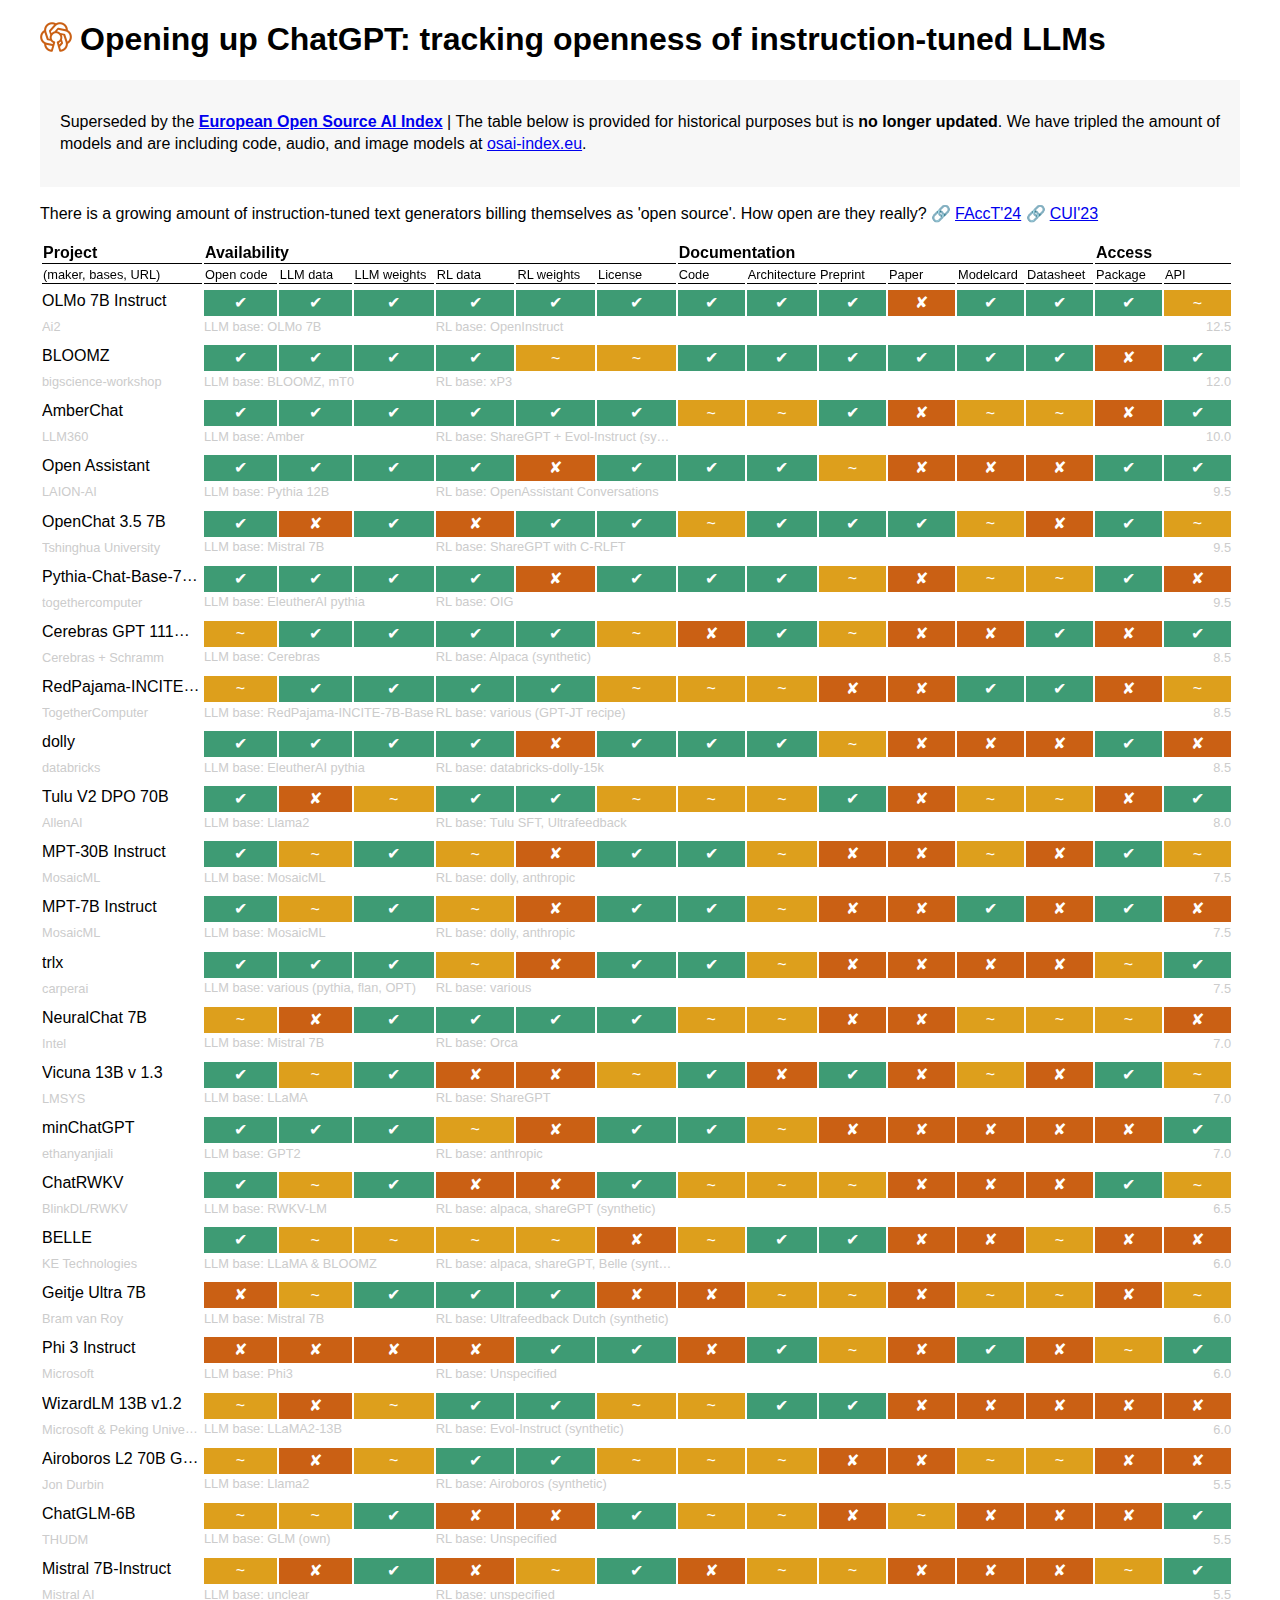
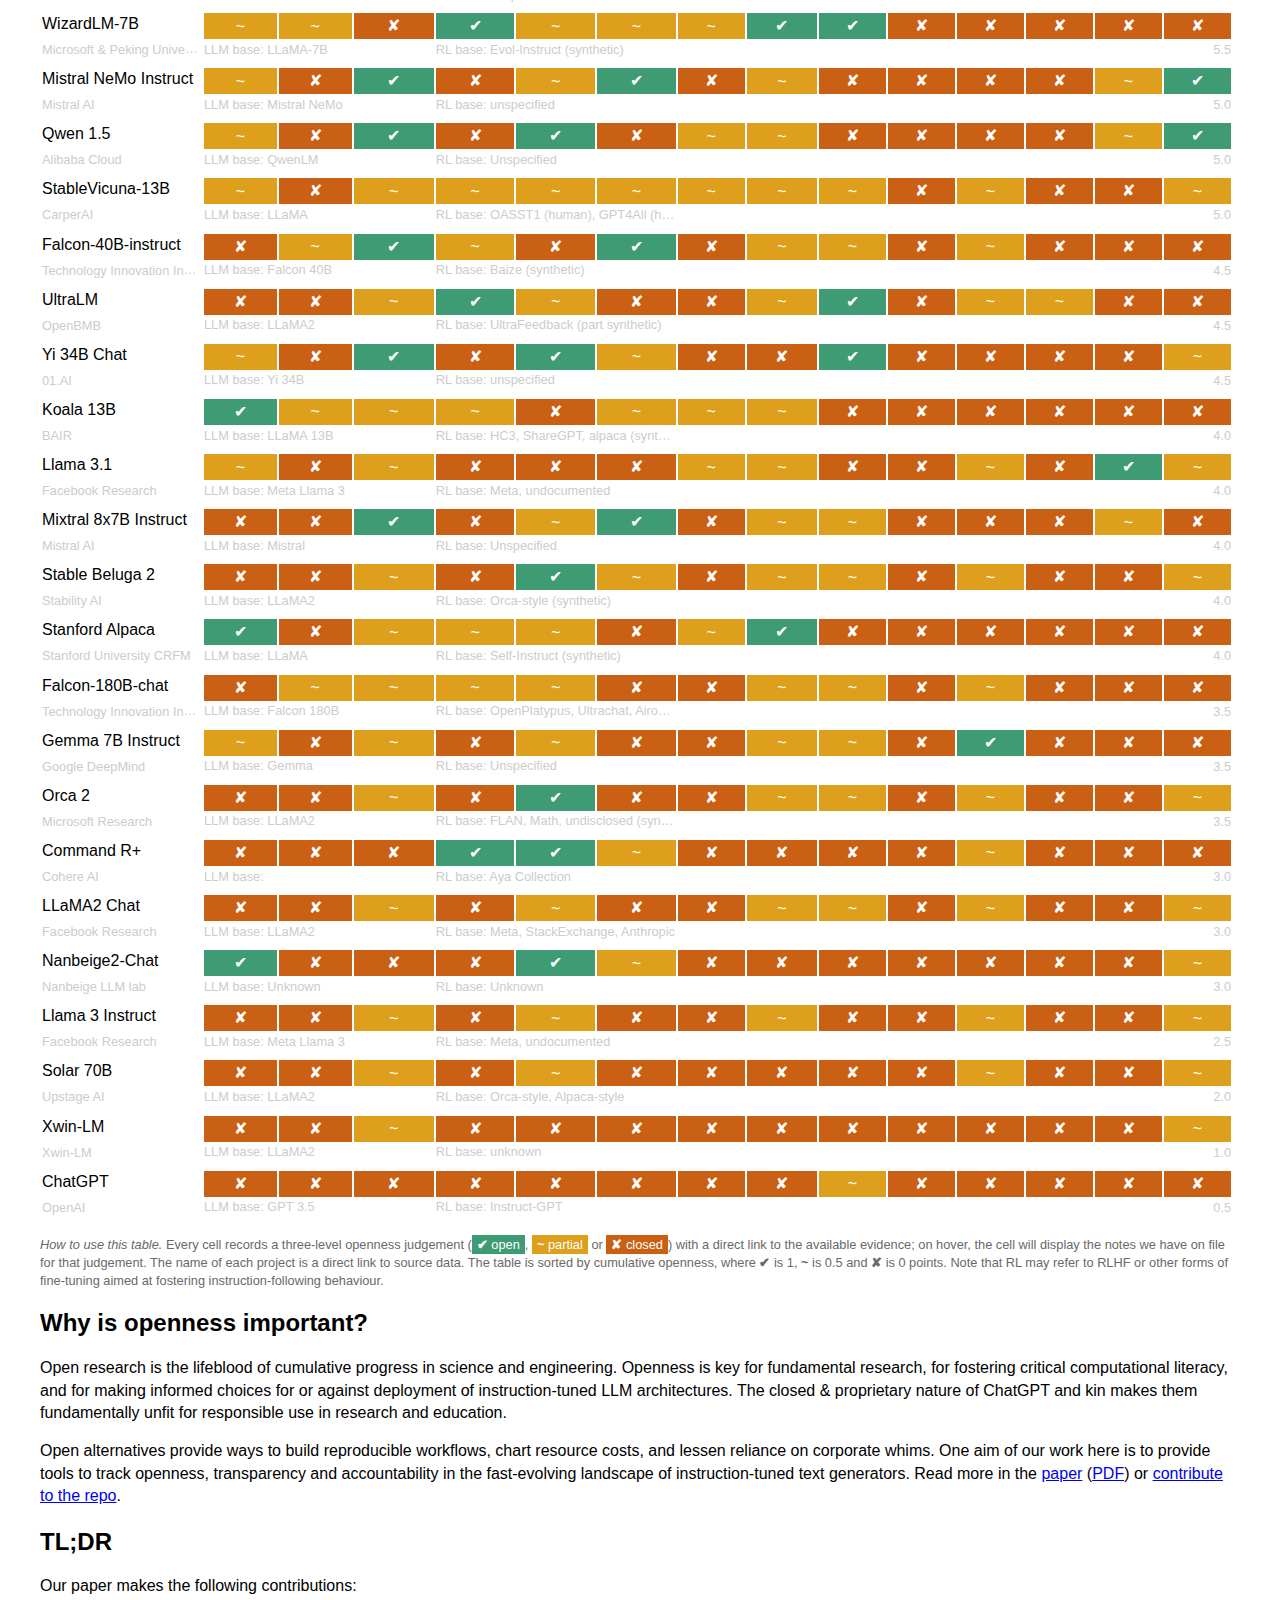
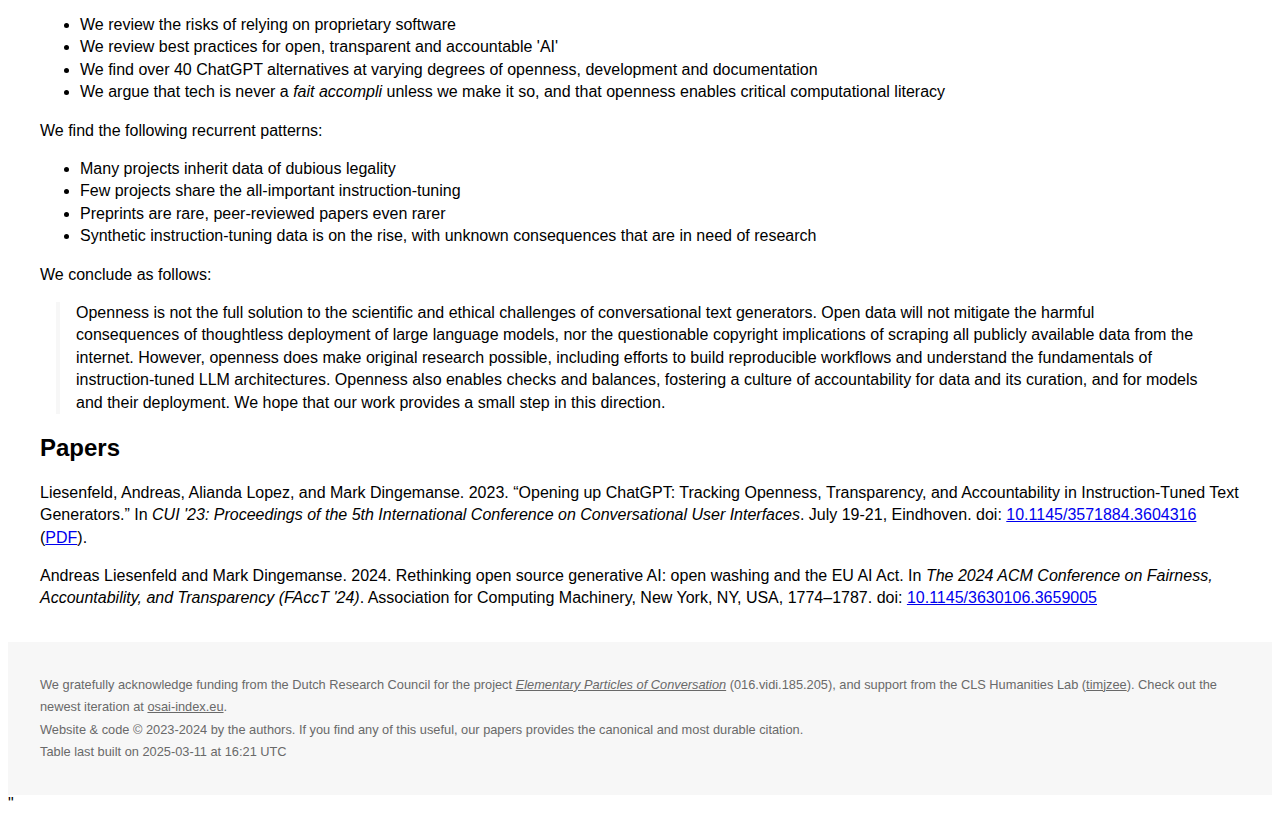
<file: docs/index.html>
<!DOCTYPE html>

<html>
<head>
<meta content="width=device-width, initial-scale=1.0" name="viewport"/>
<title>Opening up ChatGPT: LLM openness leaderboard</title>
<link href="styles.css" rel="stylesheet"/>
<link href="favicon.png" rel="icon" type="image/x-icon"/>
</head>
<body>
<div id="header">
<h1><a href="" title="Opening up ChatGPT: tracking openness, transparency, and accountability in instruction-tuned text generators (2022-2024)"><img alt="Opening up ChatGPT" id="title-logo" src="logos/openchatgpt-logo-favicon-red-on-transparent.png"/>Opening up ChatGPT</a>: tracking openness of instruction-tuned LLMs</h1>
</div>
<div id="content">
<div class="highlight" id="citation"><p>Superseded by the <strong><a href="https://osai-index.eu">European Open Source AI Index</a></strong> | The table below is provided for historical purposes but is <strong>no longer updated</strong>. We have tripled the amount of models and are including code, audio, and image models at <a href="https://osai-index.eu">osai-index.eu</a>.</p>
</div>
<p id="tagline">There is a growing amount of instruction-tuned text generators billing themselves as 'open source'. How open are they really? <span class="link-icon">🔗</span><a href="https://dl.acm.org/doi/10.1145/3630106.3659005" target="_blank">FAccT'24</a> <span class="link-icon">🔗</span><a href="https://doi.org/10.1145/3571884.3604316" target="_blank">CUI'23</a></p>
<div id="included-table"><table>
<thead>
<tr class="main-header"><th>Project</th><th colspan="6">Availability</th><th colspan="6">Documentation</th><th colspan="2">Access</th></tr>
<tr class="second-header"><th>(maker, bases, URL)</th><th>Open code</th><th>LLM data</th><th>LLM weights</th><th>RL data</th><th>RL weights</th><th>License</th><th>Code</th><th>Architecture</th><th>Preprint</th><th>Paper</th><th>Modelcard</th><th>Datasheet</th><th>Package</th><th>API</th></tr>
</thead>
<tbody>
<tr class="row-a"><td class="name-cell"><a href="https://github.com/opening-up-chatgpt/opening-up-chatgpt.github.io/blob/main/projects/olmo-7b-instruct.yaml" target="_blank" title="data: olmo-7b-instruct.yaml">OLMo 7B Instruct</a></td><td class="open data-cell"><a href="https://github.com/allenai/OLMo" target="_blank" title="Multiple repos with training, architecture and fine-tuning code available">✔︎</a></td><td class="open data-cell"><a href="https://huggingface.co/datasets/allenai/dolma" target="_blank" title="Dolma training data released and documented in exemplary way">✔︎</a></td><td class="open data-cell"><a href="https://huggingface.co/collections/allenai/olmo-suite-65aeaae8fe5b6b2122b46778" target="_blank" title="OLMo 7B and many training checkpoints available">✔︎</a></td><td class="open data-cell"><a href="https://huggingface.co/datasets/allenai/ultrafeedback_binarized_cleaned" target="_blank" title="Instruction tuning datasets documented and made available in exemplary ways">✔︎</a></td><td class="open data-cell"><a href="https://huggingface.co/allenai/OLMo-7B-Instruct/tree/main" target="_blank" title="Full model weights made available">✔︎</a></td><td class="open data-cell"><a href="https://huggingface.co/allenai/OLMo-7B-Instruct" target="_blank" title="Apache 2.0">✔︎</a></td><td class="open data-cell"><a href="https://huggingface.co/allenai/OLMo-7B-Instruct#model-sources" target="_blank" title="repositories and code well-described, commented and documented">✔︎</a></td><td class="open data-cell"><a href="https://huggingface.co/allenai/OLMo-7B-Instruct#model-sources" target="_blank" title="Architectured documented in detail in model card, preprint, and technical blog posts">✔︎</a></td><td class="open data-cell"><a href="https://arxiv.org/abs/2402.00838" target="_blank" title="Preprint describes model architecture, training and fine-tuning data, and training and SFT pipelines">✔︎</a></td><td class="closed data-cell"><a href="" target="_blank" title="No peer-reviewed paper found">✘</a></td><td class="open data-cell"><a href="https://huggingface.co/allenai/OLMo-7B-Instruct" target="_blank" title="Model card provides broad overview and links to full details">✔︎</a></td><td class="open data-cell"><a href="https://huggingface.co/datasets/allenai/dolma" target="_blank" title="Data sheets and documentation available for the datasets used, linked here is Dolma">✔︎</a></td><td class="open data-cell"><a href="https://pypi.org/project/ai2-olmo/" target="_blank" title="AI2-olmo available on PyPi">✔︎</a></td><td class="partial data-cell"><a href="https://huggingface.co/allenai/OLMo-7B-hf" target="_blank" title="Available through HuggingFace though model is too large to run on free inference API">~</a></td></tr>
<tr class="row-b"><td class="org"><a href="https://blog.allenai.org/olmo-open-language-model-87ccfc95f580" target="_blank" title="">Ai2</a></td><td class="llmbase" colspan="3">LLM base: OLMo 7B</td><td class="rlbase" colspan="3">RL base: OpenInstruct</td><td colspan="7"></td><td class="source-link"><a href="https://allenai.org" target="_blank" title="Ai2">12.5</a></td></tr>
<tr class="row-a"><td class="name-cell"><a href="https://github.com/opening-up-chatgpt/opening-up-chatgpt.github.io/blob/main/projects/bloomz.yaml" target="_blank" title="data: bloomz.yaml">BLOOMZ</a></td><td class="open data-cell"><a href="https://github.com/bigscience-workshop/xmtf" target="_blank" title="Repository provides a guided overview to all components">✔︎</a></td><td class="open data-cell"><a href="https://github.com/bigscience-workshop/xmtf#data" target="_blank" title="Data made available &amp; documented in detail in repo and preprint">✔︎</a></td><td class="open data-cell"><a href="https://github.com/bigscience-workshop/xmtf#models" target="_blank" title="Model made available on github">✔︎</a></td><td class="open data-cell"><a href="https://huggingface.co/datasets/bigscience/xP3all" target="_blank" title="From the documentation 'xP3 (Crosslingual Public Pool of Prompts) is a collection of prompts &amp; datasets across 46 of languages &amp; 16 NLP tasks'">✔︎</a></td><td class="partial data-cell"><a href="https://huggingface.co/bigscience/bloomz-optimizer-states/tree/main" target="_blank" title="Fine-tuned checkpoint available for download">~</a></td><td class="partial data-cell"><a href="https://bigscience.huggingface.co/blog/the-bigscience-rail-license" target="_blank" title="Code licensed under Apache 2.0, model under bespoke 'Responsible AI License' which imposes some limitations">~</a></td><td class="open data-cell"><a href="https://github.com/bigscience-workshop/xmtf" target="_blank" title="Code well documented and actively maintained">✔︎</a></td><td class="open data-cell"><a href="https://github.com/bigscience-workshop/xmtf#create-xp3x" target="_blank" title="Architecture described in preprint, code available in github repo, recipe on HuggingFace">✔︎</a></td><td class="open data-cell"><a href="https://arxiv.org/abs/2211.05100" target="_blank" title="Preprint (updated June 2023) of 65 pages + 10 page appendix">✔︎</a></td><td class="open data-cell"><a href="https://aclanthology.org/2023.acl-long.891/" target="_blank" title="Peer-reviewed paper of 9 pages + 114 page appendix describes the multitask finetuning (instruction tuning) of BLOOM (see preprint) to form BLOOMZ">✔︎</a></td><td class="open data-cell"><a href="https://huggingface.co/bigscience/bloomz" target="_blank" title="Model card">✔︎</a></td><td class="open data-cell"><a href="https://huggingface.co/datasets/bigscience/xP3" target="_blank" title="Dataset documented in dataset card at HuggingFace">✔︎</a></td><td class="closed data-cell"><a href="" target="_blank" title="No packages published">✘</a></td><td class="open data-cell"><a href="https://huggingface.co/spaces/bigscience/petals-api" target="_blank" title="Petals API via HuggingFace not always available ('not enough hardware capacity')">✔︎</a></td></tr>
<tr class="row-b"><td class="org"><a href="https://huggingface.co/bigscience/bloomz" target="_blank" title="">bigscience-workshop</a></td><td class="llmbase" colspan="3">LLM base: BLOOMZ, mT0</td><td class="rlbase" colspan="3">RL base: xP3</td><td colspan="7"></td><td class="source-link"><a href="https://github.com/bigscience-workshop" target="_blank" title="bigscience-workshop">12.0</a></td></tr>
<tr class="row-a"><td class="name-cell"><a href="https://github.com/opening-up-chatgpt/opening-up-chatgpt.github.io/blob/main/projects/amber.yaml" target="_blank" title="data: amber.yaml">AmberChat</a></td><td class="open data-cell"><a href="https://github.com/LLM360/amber-train/tree/main" target="_blank" title="amber-train repository includes code for training and finetuning.">✔︎</a></td><td class="open data-cell"><a href="https://huggingface.co/datasets/LLM360/AmberDatasets" target="_blank" title="data well-documented and openly available">✔︎</a></td><td class="open data-cell"><a href="https://huggingface.co/LLM360/Amber" target="_blank" title="360 model checkpoints released">✔︎</a></td><td class="open data-cell"><a href="https://huggingface.co/datasets/WizardLM/WizardLM_evol_instruct_V2_196k" target="_blank" title="RL and fine-tuning data shared and documented">✔︎</a></td><td class="open data-cell"><a href="https://huggingface.co/LLM360/AmberChat" target="_blank" title="Finetuned model available for download.">✔︎</a></td><td class="open data-cell"><a href="https://huggingface.co/LLM360/AmberChat" target="_blank" title="Everything licensed under Apache 2.0">✔︎</a></td><td class="partial data-cell"><a href="https://github.com/LLM360" target="_blank" title="Code documented in helpful readme.md files but only partly inline.">~</a></td><td class="partial data-cell"><a href="https://arxiv.org/abs/2312.06550" target="_blank" title="Architecture described in preprint, but not all details documented.">~</a></td><td class="open data-cell"><a href="https://arxiv.org/abs/2312.06550" target="_blank" title="Preprint describes architecture, design choices, training and fine-tuning.">✔︎</a></td><td class="closed data-cell"><a href="" target="_blank" title="No peer-reviewed paper yet.">✘</a></td><td class="partial data-cell"><a href="https://huggingface.co/LLM360/AmberChat" target="_blank" title="Model card doesn't specify use or limitations">~</a></td><td class="partial data-cell"><a href="https://huggingface.co/datasets/LLM360/AmberDatasets" target="_blank" title="Concise description (better than most), but doesn't specify funders, purposes, representativeness, legal status as prescribed by datasheets industry standard">~</a></td><td class="closed data-cell"><a href="" target="_blank" title="No released package found">✘</a></td><td class="open data-cell"><a href="https://huggingface.co/LLM360/AmberChat" target="_blank" title="Free Huggingface inference API.">✔︎</a></td></tr>
<tr class="row-b"><td class="org"><a href="https://huggingface.co/LLM360/AmberChat" target="_blank" title="">LLM360</a></td><td class="llmbase" colspan="3">LLM base: Amber</td><td class="rlbase" colspan="3">RL base: ShareGPT + Evol-Instruct (synthetic)</td><td colspan="7"></td><td class="source-link"><a href="https://www.llm360.ai/index.html" target="_blank" title="LLM360">10.0</a></td></tr>
<tr class="row-a"><td class="name-cell"><a href="https://github.com/opening-up-chatgpt/opening-up-chatgpt.github.io/blob/main/projects/Open-Assistant.yaml" target="_blank" title="data: Open-Assistant.yaml">Open Assistant</a></td><td class="open data-cell"><a href="https://github.com/LAION-AI/Open-Assistant" target="_blank" title="Code includes guide for developers">✔︎</a></td><td class="open data-cell"><a href="https://github.com/LAION-AI/Open-Assistant/tree/main/data/datasets" target="_blank" title="Datasets documented in detail and recipes for cleaning up and downloading provided in code notebooks.">✔︎</a></td><td class="open data-cell"><a href="https://huggingface.co/OpenAssistant" target="_blank" title="Model weights in several variants downloadable through HuggingFace">✔︎</a></td><td class="open data-cell"><a href="https://huggingface.co/datasets/OpenAssistant/oasst1" target="_blank" title="OpenAssistant Conversations is 'a human-generated, human-annotated assistant-style conversation corpus consisting of 161443 messages distributed across 66497 conversation trees, in 35 different languages, annotated with 461292 quality ratings' (preprint)">✔︎</a></td><td class="closed data-cell"><a href="" target="_blank" title="RLHF weights not separately released">✘</a></td><td class="open data-cell"><a href="https://projects.laion.ai/Open-Assistant/docs/faq#what-license-does-open-assistant-use" target="_blank" title="Apache 2.0">✔︎</a></td><td class="open data-cell"><a href="https://projects.laion.ai/Open-Assistant/docs/intro" target="_blank" title="Separate website provides entry point to comprehensive documentation">✔︎</a></td><td class="open data-cell"><a href="https://github.com/LAION-AI/Open-Assistant/tree/main/model" target="_blank" title="Instructions to tune the pipeline on training data">✔︎</a></td><td class="partial data-cell"><a href="https://arxiv.org/abs//2304.07327" target="_blank" title="Preprint describes creation of OpenAssistant Conversations corpus for instruction tuning, but not the base LLM, hence partial.">~</a></td><td class="closed data-cell"><a href="" target="_blank" title="No peer-reviewed paper or published data audit found">✘</a></td><td class="closed data-cell"><a href="" target="_blank" title="">✘</a></td><td class="closed data-cell"><a href="" target="_blank" title="">✘</a></td><td class="open data-cell"><a href="" target="_blank" title="">✔︎</a></td><td class="open data-cell"><a href="https://projects.laion.ai/Open-Assistant/api" target="_blank" title="">✔︎</a></td></tr>
<tr class="row-b"><td class="org"><a href="https://open-assistant.io/" target="_blank" title="">LAION-AI</a></td><td class="llmbase" colspan="3">LLM base: Pythia 12B</td><td class="rlbase" colspan="3">RL base: OpenAssistant Conversations</td><td colspan="7"></td><td class="source-link"><a href="https://open-assistant.io/" target="_blank" title="LAION-AI">9.5</a></td></tr>
<tr class="row-a"><td class="name-cell"><a href="https://github.com/opening-up-chatgpt/opening-up-chatgpt.github.io/blob/main/projects/OpenChat.yaml" target="_blank" title="data: OpenChat.yaml">OpenChat 3.5 7B</a></td><td class="open data-cell"><a href="https://github.com/imoneoi/openchat/tree/master/ochat" target="_blank" title="Repository offers a large amount of fairly well-organized code for data curation and model">✔︎</a></td><td class="closed data-cell"><a href="" target="_blank" title="Pretraining data for Mistral is nowhere disclosed or documented">✘</a></td><td class="open data-cell"><a href="https://github.com/mistralai/mistral-src#download-the-model" target="_blank" title="Mistral 7B weights available via Mistral repository">✔︎</a></td><td class="closed data-cell"><a href="" target="_blank" title="Preprint says shareGPT dataset 'collected from sharegpt.com' but not disclosed or made available by this project">✘</a></td><td class="open data-cell"><a href="https://huggingface.co/openchat/openchat_3.5/tree/main" target="_blank" title="Instruction-tuned model weights made available via HuggingFace">✔︎</a></td><td class="open data-cell"><a href="https://github.com/imoneoi/openchat/blob/master/LICENSE" target="_blank" title="Code and model released under Apache 2.0">✔︎</a></td><td class="partial data-cell"><a href="https://github.com/imoneoi/openchat/tree/master/ochat" target="_blank" title="There is plenty of code in the github repository but only some of it is documented">~</a></td><td class="open data-cell"><a href="https://arxiv.org/abs/2309.11235" target="_blank" title="Architecture quite well described in preprint">✔︎</a></td><td class="open data-cell"><a href="https://arxiv.org/abs/2309.11235" target="_blank" title="Preprint describes the model architecture and instruction tuning approach, though is hampered by building on notoriously closed Llama2">✔︎</a></td><td class="open data-cell"><a href="https://openreview.net/forum?id=AOJyfhWYHf" target="_blank" title="Paper reviewed and accepted for ICLR 2024">✔︎</a></td><td class="partial data-cell"><a href="https://huggingface.co/openchat/openchat_v3.2" target="_blank" title="There is a model card that provides some details on architecture and evaluation">~</a></td><td class="closed data-cell"><a href="" target="_blank" title="Datasheet not provided.">✘</a></td><td class="open data-cell"><a href="https://github.com/imoneoi/openchat/tree/master#installation" target="_blank" title="Python package 'ochat' provided through pip">✔︎</a></td><td class="partial data-cell"><a href="" target="_blank" title="Model too large to load onto HuggingFace free inference API, so only available through Inference Endpoints or package">~</a></td></tr>
<tr class="row-b"><td class="org"><a href="https://github.com/imoneoi/openchat" target="_blank" title="">Tshinghua University</a></td><td class="llmbase" colspan="3">LLM base: Mistral 7B</td><td class="rlbase" colspan="3">RL base: ShareGPT with C-RLFT</td><td colspan="7"></td><td class="source-link"><a href="https://github.com/imoneoi" target="_blank" title="Tshinghua University">9.5</a></td></tr>
<tr class="row-a"><td class="name-cell"><a href="https://github.com/opening-up-chatgpt/opening-up-chatgpt.github.io/blob/main/projects/pythia-chat-base-7B.yaml" target="_blank" title="data: pythia-chat-base-7B.yaml">Pythia-Chat-Base-7B-v0.16</a></td><td class="open data-cell"><a href="" target="_blank" title="">✔︎</a></td><td class="open data-cell"><a href="https://github.com/togethercomputer/OpenDataHub" target="_blank" title="Training data curated and shared in separate repository">✔︎</a></td><td class="open data-cell"><a href="https://huggingface.co/togethercomputer/Pythia-Chat-Base-7B/tree/main" target="_blank" title="Model weights available via HuggingFace">✔︎</a></td><td class="open data-cell"><a href="https://huggingface.co/datasets/laion/OIG" target="_blank" title="From the documentation 'This is our attempt to create a large instruction dataset of medium quality along with a smaller high quality instruciton dataset (OIG-small-chip2).'">✔︎</a></td><td class="closed data-cell"><a href="" target="_blank" title="RL weights not separately made available">✘</a></td><td class="open data-cell"><a href="https://huggingface.co/togethercomputer/Pythia-Chat-Base-7B#model-details" target="_blank" title="Apache 2.0">✔︎</a></td><td class="open data-cell"><a href="https://github.com/togethercomputer/OpenChatKit" target="_blank" title="Actively maintained repository">✔︎</a></td><td class="open data-cell"><a href="https://github.com/togethercomputer/OpenChatKit#reproducing-pythia-chat-base-7b" target="_blank" title="Architecture and recipe for reproducing model provided">✔︎</a></td><td class="partial data-cell"><a href="https://arxiv.org/abs/2304.01373" target="_blank" title="Preprint describes LM base (Pythia) but not instruction tuning details">~</a></td><td class="closed data-cell"><a href="" target="_blank" title="No peer-reviewed paper or data audit found">✘</a></td><td class="partial data-cell"><a href="https://huggingface.co/togethercomputer/Pythia-Chat-Base-7B" target="_blank" title="Model card partially available but fairly minimally specified">~</a></td><td class="partial data-cell"><a href="https://huggingface.co/datasets/laion/OIG" target="_blank" title="OIG instruction dataset documented">~</a></td><td class="open data-cell"><a href="" target="_blank" title="">✔︎</a></td><td class="closed data-cell"><a href="" target="_blank" title="">✘</a></td></tr>
<tr class="row-b"><td class="org"><a href="https://huggingface.co/togethercomputer/Pythia-Chat-Base-7B" target="_blank" title="">togethercomputer</a></td><td class="llmbase" colspan="3">LLM base: EleutherAI pythia</td><td class="rlbase" colspan="3">RL base: OIG</td><td colspan="7"></td><td class="source-link"><a href="https://github.com/togethercomputer" target="_blank" title="togethercomputer">9.5</a></td></tr>
<tr class="row-a"><td class="name-cell"><a href="https://github.com/opening-up-chatgpt/opening-up-chatgpt.github.io/blob/main/projects/cerebras-gpt-111m-instruction.yaml" target="_blank" title="data: cerebras-gpt-111m-instruction.yaml">Cerebras GPT 111M Instruction</a></td><td class="partial data-cell"><a href="https://github.com/Cerebras/gigaGPT" target="_blank" title="Some of the training code available in GigaGPT, but fine-tuning">~</a></td><td class="open data-cell"><a href="https://huggingface.co/datasets/EleutherAI/pile" target="_blank" title="Eleuther AI's The Pile">✔︎</a></td><td class="open data-cell"><a href="https://huggingface.co/cerebras/Cerebras-GPT-111M" target="_blank" title="base model available via Cerebras">✔︎</a></td><td class="open data-cell"><a href="https://github.com/Instruction-Tuning-with-GPT-4/GPT-4-LLM/blob/main/data/alpaca_gpt4_data.json" target="_blank" title="Alpaca GPT4">✔︎</a></td><td class="open data-cell"><a href="https://huggingface.co/SebastianSchramm/Cerebras-GPT-111M-instruction/tree/main" target="_blank" title="Finetuned model weights available">✔︎</a></td><td class="partial data-cell"><a href="https://huggingface.co/SebastianSchramm/Cerebras-GPT-111M-instruction/" target="_blank" title="Licensing situation unclear as model page mentions no license (base model is licensed Apache 2.0)">~</a></td><td class="closed data-cell"><a href="" target="_blank" title="Code only sparsely documented">✘</a></td><td class="open data-cell"><a href="" target="_blank" title="Described in preprint">✔︎</a></td><td class="partial data-cell"><a href="https://arxiv.org/abs/2304.03208" target="_blank" title="">~</a></td><td class="closed data-cell"><a href="" target="_blank" title="">✘</a></td><td class="closed data-cell"><a href="https://huggingface.co/cerebras/Cerebras-GPT-111M" target="_blank" title="Only serves as as advertising for the model">✘</a></td><td class="open data-cell"><a href="https://arxiv.org/abs/2201.07311" target="_blank" title="Datasheet available for The Pile">✔︎</a></td><td class="closed data-cell"><a href="" target="_blank" title="No package found">✘</a></td><td class="open data-cell"><a href="" target="_blank" title="Available through HuggingFace inference API">✔︎</a></td></tr>
<tr class="row-b"><td class="org"><a href="https://huggingface.co/SebastianSchramm/Cerebras-GPT-111M-instruction" target="_blank" title="">Cerebras + Schramm</a></td><td class="llmbase" colspan="3">LLM base: Cerebras</td><td class="rlbase" colspan="3">RL base: Alpaca (synthetic)</td><td colspan="7"></td><td class="source-link"><a href="https://github.com/Cerebras" target="_blank" title="Cerebras + Schramm">8.5</a></td></tr>
<tr class="row-a"><td class="name-cell"><a href="https://github.com/opening-up-chatgpt/opening-up-chatgpt.github.io/blob/main/projects/RedPajama-INCITE-Instruct-7B.yaml" target="_blank" title="data: RedPajama-INCITE-Instruct-7B.yaml">RedPajama-INCITE-Instruct-7B</a></td><td class="partial data-cell"><a href="https://github.com/togethercomputer/redpajama.cpp/tree/master/examples/redpajama" target="_blank" title="Code for datasets made available in exemplary ways; code for training and tuning harder to find">~</a></td><td class="open data-cell"><a href="https://huggingface.co/datasets/togethercomputer/RedPajama-Data-1T" target="_blank" title="RedPajama-Data-1T made available on HuggingFace">✔︎</a></td><td class="open data-cell"><a href="https://huggingface.co/togethercomputer/RedPajama-INCITE-7B-Base" target="_blank" title="Base is RedPajama-INCITE-7B-Base">✔︎</a></td><td class="open data-cell"><a href="https://huggingface.co/datasets/togethercomputer/RedPajama-Data-Instruct" target="_blank" title="The model was trained on a large collection of diverse data, including Chain-of-Thought (CoT), Public Pool of Prompts (P3) dataset, Natural-Instructions (NI) dataset.">✔︎</a></td><td class="open data-cell"><a href="https://huggingface.co/togethercomputer/RedPajama-INCITE-7B-Instruct" target="_blank" title="Instruction-tuned version made available in paralle with base version">✔︎</a></td><td class="partial data-cell"><a href="https://huggingface.co/togethercomputer/RedPajama-INCITE-7B-Instruct/blob/main/README.md" target="_blank" title="Models licensed under Apache 2.0, but note that the data itself is variably licensed and so imposes some limitations.">~</a></td><td class="partial data-cell"><a href="" target="_blank" title="Code for base LLM and instruction tuning datasets beautifully documented; code specifying training and fine-tuning sparsely documented.">~</a></td><td class="partial data-cell"><a href="https://together.ai/blog/redpajama" target="_blank" title="Architecture detailed on model card, crucial parts appear to be forked from GPT-NeoX">~</a></td><td class="closed data-cell"><a href="" target="_blank" title="No preprint found">✘</a></td><td class="closed data-cell"><a href="" target="_blank" title="No paper found">✘</a></td><td class="open data-cell"><a href="https://huggingface.co/togethercomputer/RedPajama-INCITE-7B-Instruct" target="_blank" title="Model card and readme provide details on datasets and">✔︎</a></td><td class="open data-cell"><a href="https://huggingface.co/datasets/togethercomputer/RedPajama-Data-1T" target="_blank" title="Data sheet includes links to data and recipes to create from scratch">✔︎</a></td><td class="closed data-cell"><a href="" target="_blank" title="No separate package found">✘</a></td><td class="partial data-cell"><a href="https://huggingface.co/togethercomputer/RedPajama-INCITE-7B-Instruct" target="_blank" title="Hosted inference API available through HuggingFace">~</a></td></tr>
<tr class="row-b"><td class="org"><a href="https://huggingface.co/togethercomputer/RedPajama-INCITE-7B-Instruct" target="_blank" title="">TogetherComputer</a></td><td class="llmbase" colspan="3">LLM base: RedPajama-INCITE-7B-Base</td><td class="rlbase" colspan="3">RL base: various (GPT-JT recipe)</td><td colspan="7"></td><td class="source-link"><a href="https://together.ai/" target="_blank" title="TogetherComputer">8.5</a></td></tr>
<tr class="row-a"><td class="name-cell"><a href="https://github.com/opening-up-chatgpt/opening-up-chatgpt.github.io/blob/main/projects/dolly.yaml" target="_blank" title="data: dolly.yaml">dolly</a></td><td class="open data-cell"><a href="" target="_blank" title="">✔︎</a></td><td class="open data-cell"><a href="" target="_blank" title="">✔︎</a></td><td class="open data-cell"><a href="" target="_blank" title="">✔︎</a></td><td class="open data-cell"><a href="" target="_blank" title="">✔︎</a></td><td class="closed data-cell"><a href="" target="_blank" title="">✘</a></td><td class="open data-cell"><a href="" target="_blank" title="">✔︎</a></td><td class="open data-cell"><a href="" target="_blank" title="">✔︎</a></td><td class="open data-cell"><a href="" target="_blank" title="">✔︎</a></td><td class="partial data-cell"><a href="https://arxiv.org/abs/2304.01373" target="_blank" title="">~</a></td><td class="closed data-cell"><a href="" target="_blank" title="">✘</a></td><td class="closed data-cell"><a href="" target="_blank" title="">✘</a></td><td class="closed data-cell"><a href="" target="_blank" title="">✘</a></td><td class="open data-cell"><a href="" target="_blank" title="">✔︎</a></td><td class="closed data-cell"><a href="" target="_blank" title="">✘</a></td></tr>
<tr class="row-b"><td class="org"><a href="https://github.com/databrickslabs/dolly" target="_blank" title="">databricks</a></td><td class="llmbase" colspan="3">LLM base: EleutherAI pythia</td><td class="rlbase" colspan="3">RL base: databricks-dolly-15k</td><td colspan="7"></td><td class="source-link"><a href="https://www.databricks.com" target="_blank" title="databricks">8.5</a></td></tr>
<tr class="row-a"><td class="name-cell"><a href="https://github.com/opening-up-chatgpt/opening-up-chatgpt.github.io/blob/main/projects/tulu-2-70b.yaml" target="_blank" title="data: tulu-2-70b.yaml">Tulu V2 DPO 70B</a></td><td class="open data-cell"><a href="https://github.com/allenai/open-instruct" target="_blank" title="Important effort to make available fine-tuning procedure and source code. Not seen a repository for base model training yet.">✔︎</a></td><td class="closed data-cell"><a href="" target="_blank" title="Based on Llama2 so nothing known about training data">✘</a></td><td class="partial data-cell"><a href="https://github.com/meta-llama/" target="_blank" title="Base model made available via Meta (requires privacy-defying signup)">~</a></td><td class="open data-cell"><a href="https://github.com/allenai/open-instruct" target="_blank" title="Codebase used for fine-tuning this model and made available for others">✔︎</a></td><td class="open data-cell"><a href="https://huggingface.co/allenai/tulu-2-dpo-70b/tree/main" target="_blank" title="Fine-tuned weights available">✔︎</a></td><td class="partial data-cell"><a href="https://allenai.org/impact-license" target="_blank" title="Meta Community License and AI2 Impact license">~</a></td><td class="partial data-cell"><a href="https://github.com/allenai/open-instruct" target="_blank" title="OpenInstruct code well-documented">~</a></td><td class="partial data-cell"><a href="https://huggingface.co/HuggingFaceH4/zephyr-7b-beta" target="_blank" title="Post-llama2 aspects quite well described in papers, e.g. DPO based on Zephyr Beta, but base model is irrevocably closed">~</a></td><td class="open data-cell"><a href="https://arxiv.org/abs/2311.10702" target="_blank" title="Preprint covers the training of Tulu2">✔︎</a></td><td class="closed data-cell"><a href="" target="_blank" title="No peer-reviewed work found">✘</a></td><td class="partial data-cell"><a href="https://huggingface.co/allenai/tulu-2-70b" target="_blank" title="Model card offers little details">~</a></td><td class="partial data-cell"><a href="https://huggingface.co/datasets/allenai/tulu-v2-sft-mixture" target="_blank" title="Some datasheets available (for instruction tuning), but base model entirely undocumented.">~</a></td><td class="closed data-cell"><a href="" target="_blank" title="No separate package found">✘</a></td><td class="open data-cell"><a href="" target="_blank" title="Available via various APIs">✔︎</a></td></tr>
<tr class="row-b"><td class="org"><a href="https://huggingface.co/allenai/tulu-2-dpo-70b" target="_blank" title="A new DPO model from AllenAI called Tülu">AllenAI</a></td><td class="llmbase" colspan="3">LLM base: Llama2</td><td class="rlbase" colspan="3">RL base: Tulu SFT, Ultrafeedback</td><td colspan="7"></td><td class="source-link"><a href="https://allenai.org/" target="_blank" title="AllenAI">8.0</a></td></tr>
<tr class="row-a"><td class="name-cell"><a href="https://github.com/opening-up-chatgpt/opening-up-chatgpt.github.io/blob/main/projects/MPT-30b-instruct.yaml" target="_blank" title="data: MPT-30b-instruct.yaml">MPT-30B Instruct</a></td><td class="open data-cell"><a href="https://github.com/mosaicml/llm-foundry/tree/main/llmfoundry/models/mpt" target="_blank" title="Codebase part of LLM foundry">✔︎</a></td><td class="partial data-cell"><a href="https://huggingface.co/datasets/c4" target="_blank" title="C4 is part of the dataset but a precise specification of source data is hard to find">~</a></td><td class="open data-cell"><a href="https://huggingface.co/mosaicml/mpt-30b-instruct/tree/main" target="_blank" title="Weights available via HuggingFace">✔︎</a></td><td class="partial data-cell"><a href="https://huggingface.co/datasets/mosaicml/dolly_hhrlhf" target="_blank" title="dolly-hhrlhf, combination of Databrick dolly-15k dataset and a filtered subset of Anthropic HH-RLHF">~</a></td><td class="closed data-cell"><a href="" target="_blank" title="">✘</a></td><td class="open data-cell"><a href="" target="_blank" title="CC-by-SA 3.0">✔︎</a></td><td class="open data-cell"><a href="https://github.com/mosaicml/llm-foundry/" target="_blank" title="LLM Foundry codebase is well-documented and in active development.">✔︎</a></td><td class="partial data-cell"><a href="https://huggingface.co/mosaicml/mpt-30b-instruct" target="_blank" title="Architecture reasonably well-documented">~</a></td><td class="closed data-cell"><a href="" target="_blank" title="">✘</a></td><td class="closed data-cell"><a href="" target="_blank" title="">✘</a></td><td class="partial data-cell"><a href="https://huggingface.co/mosaicml/mpt-30b-instruct" target="_blank" title="Modelcard is somewhat lacking in detail">~</a></td><td class="closed data-cell"><a href="https://www.mosaicml.com/blog/mpt-30b" target="_blank" title="Datasheet not available; data somewhat documented in blog post at link">✘</a></td><td class="open data-cell"><a href="" target="_blank" title="">✔︎</a></td><td class="partial data-cell"><a href="" target="_blank" title="API via HuggingFace">~</a></td></tr>
<tr class="row-b"><td class="org"><a href="https://huggingface.co/mosaicml/mpt-30b-instruct" target="_blank" title="">MosaicML</a></td><td class="llmbase" colspan="3">LLM base: MosaicML</td><td class="rlbase" colspan="3">RL base: dolly, anthropic</td><td colspan="7"></td><td class="source-link"><a href="https://www.mosaicml.com" target="_blank" title="MosaicML">7.5</a></td></tr>
<tr class="row-a"><td class="name-cell"><a href="https://github.com/opening-up-chatgpt/opening-up-chatgpt.github.io/blob/main/projects/MPT-7b-instruct.yaml" target="_blank" title="data: MPT-7b-instruct.yaml">MPT-7B Instruct</a></td><td class="open data-cell"><a href="https://github.com/mosaicml/llm-foundry/tree/main/llmfoundry/models/mpt" target="_blank" title="Codebase part of LLM foundry">✔︎</a></td><td class="partial data-cell"><a href="https://huggingface.co/datasets/c4" target="_blank" title="C4 is part of the dataset but a precise specification of source data is hard to find">~</a></td><td class="open data-cell"><a href="https://huggingface.co/mosaicml/mpt-7b-instruct/tree/main" target="_blank" title="Weights available via HuggingFace">✔︎</a></td><td class="partial data-cell"><a href="https://huggingface.co/datasets/mosaicml/dolly_hhrlhf" target="_blank" title="dolly-hhrlhf, combination of Databrick dolly-15k dataset and a filtered subset of Anthropic HH-RLHF">~</a></td><td class="closed data-cell"><a href="" target="_blank" title="">✘</a></td><td class="open data-cell"><a href="" target="_blank" title="CC-by-SA 3.0">✔︎</a></td><td class="open data-cell"><a href="https://github.com/mosaicml/llm-foundry/" target="_blank" title="LLM Foundry codebase is well-documented and in active development">✔︎</a></td><td class="partial data-cell"><a href="https://huggingface.co/mosaicml/mpt-7b-instruct" target="_blank" title="Architecture reasonably well-documented">~</a></td><td class="closed data-cell"><a href="" target="_blank" title="">✘</a></td><td class="closed data-cell"><a href="" target="_blank" title="">✘</a></td><td class="open data-cell"><a href="https://huggingface.co/mosaicml/mpt-7b-instruct" target="_blank" title="">✔︎</a></td><td class="closed data-cell"><a href="" target="_blank" title="">✘</a></td><td class="open data-cell"><a href="" target="_blank" title="">✔︎</a></td><td class="closed data-cell"><a href="" target="_blank" title="">✘</a></td></tr>
<tr class="row-b"><td class="org"><a href="https://huggingface.co/mosaicml/mpt-7b-instruct" target="_blank" title="">MosaicML</a></td><td class="llmbase" colspan="3">LLM base: MosaicML</td><td class="rlbase" colspan="3">RL base: dolly, anthropic</td><td colspan="7"></td><td class="source-link"><a href="https://www.mosaicml.com" target="_blank" title="MosaicML">7.5</a></td></tr>
<tr class="row-a"><td class="name-cell"><a href="https://github.com/opening-up-chatgpt/opening-up-chatgpt.github.io/blob/main/projects/trlx.yaml" target="_blank" title="data: trlx.yaml">trlx</a></td><td class="open data-cell"><a href="" target="_blank" title="">✔︎</a></td><td class="open data-cell"><a href="" target="_blank" title="">✔︎</a></td><td class="open data-cell"><a href="" target="_blank" title="">✔︎</a></td><td class="partial data-cell"><a href="" target="_blank" title="">~</a></td><td class="closed data-cell"><a href="" target="_blank" title="">✘</a></td><td class="open data-cell"><a href="" target="_blank" title="">✔︎</a></td><td class="open data-cell"><a href="" target="_blank" title="">✔︎</a></td><td class="partial data-cell"><a href="" target="_blank" title="">~</a></td><td class="closed data-cell"><a href="" target="_blank" title="">✘</a></td><td class="closed data-cell"><a href="" target="_blank" title="">✘</a></td><td class="closed data-cell"><a href="" target="_blank" title="">✘</a></td><td class="closed data-cell"><a href="" target="_blank" title="">✘</a></td><td class="partial data-cell"><a href="" target="_blank" title="">~</a></td><td class="open data-cell"><a href="" target="_blank" title="">✔︎</a></td></tr>
<tr class="row-b"><td class="org"><a href="https://github.com/CarperAI/trlx" target="_blank" title="">carperai</a></td><td class="llmbase" colspan="3">LLM base: various (pythia, flan, OPT)</td><td class="rlbase" colspan="3">RL base: various</td><td colspan="7"></td><td class="source-link"><a href="https://github.com/CarperAI/trlx" target="_blank" title="carperai">7.5</a></td></tr>
<tr class="row-a"><td class="name-cell"><a href="https://github.com/opening-up-chatgpt/opening-up-chatgpt.github.io/blob/main/projects/neuralchat-7b.yaml" target="_blank" title="data: neuralchat-7b.yaml">NeuralChat 7B</a></td><td class="partial data-cell"><a href="https://github.com/intel/intel-extension-for-transformers/tree/main/intel_extension_for_transformers/neural_chat/examples/finetuning/finetune_neuralchat_v3" target="_blank" title="Mistral base model is not open, but repo gives sample code for fine-tuning based on that">~</a></td><td class="closed data-cell"><a href="" target="_blank" title="Mistral has not disclosed anything about its training data">✘</a></td><td class="open data-cell"><a href="https://huggingface.co/mistralai/Mistral-7B-v0.1" target="_blank" title="Based on Mistral 7B 0.1">✔︎</a></td><td class="open data-cell"><a href="https://huggingface.co/datasets/Open-Orca/SlimOrca" target="_blank" title="RL dataset used for post-training is shared and available">✔︎</a></td><td class="open data-cell"><a href="https://huggingface.co/Intel/neural-chat-7b-v3-1/tree/main" target="_blank" title="finetuned model made openly available by Intel">✔︎</a></td><td class="open data-cell"><a href="https://huggingface.co/Intel/neural-chat-7b-v3-1/blob/main/LICENSE" target="_blank" title="Apache 2.0">✔︎</a></td><td class="partial data-cell"><a href="https://github.com/intel/intel-extension-for-transformers/tree/main/intel_extension_for_transformers/neural_chat/examples/finetuning/finetune_neuralchat_v3#how-to-train-intelneural-chat-7b-v3-1-on-intel-gaudi2" target="_blank" title="Mistral remains closed so only documentation pertains to fine-tuning steps, but that code is quite well documented, so partial.">~</a></td><td class="partial data-cell"><a href="https://medium.com/intel-analytics-software/the-practice-of-supervised-finetuning-and-direct-preference-optimization-on-habana-gaudi2-a1197d8a3cd3" target="_blank" title="Described in on HuggingFace model card and a Medium post">~</a></td><td class="closed data-cell"><a href="https://medium.com/intel-analytics-software/the-practice-of-supervised-finetuning-and-direct-preference-optimization-on-habana-gaudi2-a1197d8a3cd3" target="_blank" title="A medium post is apparently the only scientific documentation of this model">✘</a></td><td class="closed data-cell"><a href="" target="_blank" title="No peer-reviewed paper found">✘</a></td><td class="partial data-cell"><a href="https://huggingface.co/Intel/neural-chat-7b-v3-1" target="_blank" title="No model card for Mistral base model portion.">~</a></td><td class="partial data-cell"><a href="https://huggingface.co/datasets/Open-Orca/OpenOrca" target="_blank" title="SlimOrca dataset is described as part of OpenOrca (but partial since Mistral data is incrutable)">~</a></td><td class="partial data-cell"><a href="https://huggingface.co/Intel/neural-chat-7b-v3-1#fp32-inference-with-transformers" target="_blank" title="Code for running with transformers provided by Intel">~</a></td><td class="closed data-cell"><a href="" target="_blank" title="Provided through HuggingFace but model too large to run via inference API, local deployment or paid access needed">✘</a></td></tr>
<tr class="row-b"><td class="org"><a href="https://huggingface.co/Intel/neural-chat-7b-v3-1" target="_blank" title="A mistral-based Orca-finetuned chat model">Intel</a></td><td class="llmbase" colspan="3">LLM base: Mistral 7B</td><td class="rlbase" colspan="3">RL base: Orca</td><td colspan="7"></td><td class="source-link"><a href="https://community.intel.com/t5/Blogs/Tech-Innovation/Artificial-Intelligence-AI/NeuralChat-A-Customizable-Chatbot-Framework/post/1526789" target="_blank" title="Intel">7.0</a></td></tr>
<tr class="row-a"><td class="name-cell"><a href="https://github.com/opening-up-chatgpt/opening-up-chatgpt.github.io/blob/main/projects/vicuna13B-lmsys.yaml" target="_blank" title="data: vicuna13B-lmsys.yaml">Vicuna 13B v 1.3</a></td><td class="open data-cell"><a href="https://github.com/lm-sys/FastChat" target="_blank" title="Actively maintained repository">✔︎</a></td><td class="partial data-cell"><a href="https://github.com/facebookresearch/llama/blob/main/MODEL_CARD.md#training-dataset" target="_blank" title="Vicuna is fine-tuned LLaMA, and LLaMA in turn is based on 'publicly available datasets' that are not all specified or easily downloadable.">~</a></td><td class="open data-cell"><a href="https://github.com/lm-sys/FastChat#vicuna-weights" target="_blank" title="Unlike Vicuna 13B v0, these weights do not require applying delta">✔︎</a></td><td class="closed data-cell"><a href="https://github.com/lm-sys/FastChat#fine-tuning" target="_blank" title="From the documentation 'We will not release the ShareGPT dataset'. Also 'Vicuna v1.3 is fine-tuned from LLaMA with supervised instruction fine-tuning. The training data is around 140K conversations collected from ShareGPT.com.'">✘</a></td><td class="closed data-cell"><a href="https://github.com/lm-sys/FastChat#fine-tuning" target="_blank" title="No model weights are shared for the instruction tuning">✘</a></td><td class="partial data-cell"><a href="https://github.com/lm-sys/FastChat#vicuna-weights" target="_blank" title="From the documentation 'Vicuna is based on LLaMA and should be used under LLaMA's model license.'">~</a></td><td class="open data-cell"><a href="https://github.com/lm-sys/FastChat" target="_blank" title="Code is quite well-documented and released as part of the FastChat framework.">✔︎</a></td><td class="closed data-cell"><a href="" target="_blank" title="">✘</a></td><td class="open data-cell"><a href="https://arxiv.org/pdf/2306.05685.pdf" target="_blank" title="Preprint covers training of the Vicuna model.">✔︎</a></td><td class="closed data-cell"><a href="" target="_blank" title="No peer-reviewed paper.">✘</a></td><td class="partial data-cell"><a href="https://huggingface.co/lmsys/vicuna-13b-v1.3" target="_blank" title="Minimal model card, but many details are not provided or have to be pieced together from elsewhere.">~</a></td><td class="closed data-cell"><a href="" target="_blank" title="No datasheet provided.">✘</a></td><td class="open data-cell"><a href="https://pypi.org/project/fschat/0.1.2/" target="_blank" title="Available via pip">✔︎</a></td><td class="partial data-cell"><a href="https://github.com/lm-sys/FastChat#api" target="_blank" title="Support provided for several APIs OpenAI restful, HuggingFace, Langchain">~</a></td></tr>
<tr class="row-b"><td class="org"><a href="https://huggingface.co/lmsys/vicuna-13b-v1.3" target="_blank" title="Vicuna is a chat assistant trained by fine-tuning LLaMA on user-shared conversations collected from ShareGPT.">LMSYS</a></td><td class="llmbase" colspan="3">LLM base: LLaMA</td><td class="rlbase" colspan="3">RL base: ShareGPT</td><td colspan="7"></td><td class="source-link"><a href="https://lmsys.org/" target="_blank" title="LMSYS">7.0</a></td></tr>
<tr class="row-a"><td class="name-cell"><a href="https://github.com/opening-up-chatgpt/opening-up-chatgpt.github.io/blob/main/projects/minChatGPT.yaml" target="_blank" title="data: minChatGPT.yaml">minChatGPT</a></td><td class="open data-cell"><a href="" target="_blank" title="">✔︎</a></td><td class="open data-cell"><a href="" target="_blank" title="">✔︎</a></td><td class="open data-cell"><a href="" target="_blank" title="">✔︎</a></td><td class="partial data-cell"><a href="" target="_blank" title="">~</a></td><td class="closed data-cell"><a href="" target="_blank" title="">✘</a></td><td class="open data-cell"><a href="" target="_blank" title="">✔︎</a></td><td class="open data-cell"><a href="" target="_blank" title="">✔︎</a></td><td class="partial data-cell"><a href="" target="_blank" title="">~</a></td><td class="closed data-cell"><a href="" target="_blank" title="">✘</a></td><td class="closed data-cell"><a href="" target="_blank" title="">✘</a></td><td class="closed data-cell"><a href="" target="_blank" title="">✘</a></td><td class="closed data-cell"><a href="" target="_blank" title="">✘</a></td><td class="closed data-cell"><a href="" target="_blank" title="">✘</a></td><td class="open data-cell"><a href="" target="_blank" title="">✔︎</a></td></tr>
<tr class="row-b"><td class="org"><a href="hhttps://github.com/ethanyanjiali/minChatGPT" target="_blank" title="">ethanyanjiali</a></td><td class="llmbase" colspan="3">LLM base: GPT2</td><td class="rlbase" colspan="3">RL base: anthropic</td><td colspan="7"></td><td class="source-link"><a href="https://github.com/ethanyanjiali/minChatGPT" target="_blank" title="ethanyanjiali">7.0</a></td></tr>
<tr class="row-a"><td class="name-cell"><a href="https://github.com/opening-up-chatgpt/opening-up-chatgpt.github.io/blob/main/projects/ChatRWKV.yaml" target="_blank" title="data: ChatRWKV.yaml">ChatRWKV</a></td><td class="open data-cell"><a href="https://github.com/BlinkDL/ChatRWKV" target="_blank" title="Various community-contributed enhancements available">✔︎</a></td><td class="partial data-cell"><a href="https://pile.eleuther.ai/" target="_blank" title="Trained on The Pile. Recent versions also build on Red Pajama (https://huggingface.co/datasets/togethercomputer/RedPajama-Data-1T)">~</a></td><td class="open data-cell"><a href="https://huggingface.co/BlinkDL/rwkv-4-world/tree/main" target="_blank" title="Model weights released across different HuggingFace spaces">✔︎</a></td><td class="closed data-cell"><a href="" target="_blank" title="Instruction tuning data not separately available. Documentation 'These are RWKV-4-Pile 1.5/3/7/14B models finetuned on Alpaca, CodeAlpaca, Guanaco, GPT4All, ShareGPT and more'">✘</a></td><td class="closed data-cell"><a href="" target="_blank" title="Weights not separately available.">✘</a></td><td class="open data-cell"><a href="https://github.com/BlinkDL/ChatRWKV/blob/main/LICENSE" target="_blank" title="Apache 2.0">✔︎</a></td><td class="partial data-cell"><a href="" target="_blank" title="Code documentation scattered across github repo and HuggingFace spaces">~</a></td><td class="partial data-cell"><a href="" target="_blank" title="Architecture described in preprint (LM part) but not all details clearly documented.">~</a></td><td class="partial data-cell"><a href="https://arxiv.org/abs/2305.13048" target="_blank" title="Preprint covers only LLM (RNN based), not instruction fine-tuning, so partial.">~</a></td><td class="closed data-cell"><a href="" target="_blank" title="No peer-reviewed paper or published data audit known">✘</a></td><td class="closed data-cell"><a href="https://huggingface.co/BlinkDL/rwkv-4-raven" target="_blank" title="No modelcard, HuggingFace spaces only used to share files">✘</a></td><td class="closed data-cell"><a href="https://huggingface.co/BlinkDL/rwkv-4-raven" target="_blank" title="No data sheet, HuggingFac spaces only used to share files">✘</a></td><td class="open data-cell"><a href="https://pypi.org/project/rwkv/" target="_blank" title="Available through pip install rwkv">✔︎</a></td><td class="partial data-cell"><a href="" target="_blank" title="API via HuggingFace">~</a></td></tr>
<tr class="row-b"><td class="org"><a href="https://github.com/BlinkDL/ChatRWKV" target="_blank" title="">BlinkDL/RWKV</a></td><td class="llmbase" colspan="3">LLM base: RWKV-LM</td><td class="rlbase" colspan="3">RL base: alpaca, shareGPT (synthetic)</td><td colspan="7"></td><td class="source-link"><a href="https://www.rwkv.com/" target="_blank" title="BlinkDL/RWKV">6.5</a></td></tr>
<tr class="row-a"><td class="name-cell"><a href="https://github.com/opening-up-chatgpt/opening-up-chatgpt.github.io/blob/main/projects/BELLE.yaml" target="_blank" title="data: BELLE.yaml">BELLE</a></td><td class="open data-cell"><a href="https://github.com/LianjiaTech/BELLE" target="_blank" title="Repository contains a fair bit of code">✔︎</a></td><td class="partial data-cell"><a href="" target="_blank" title="Open for variants based on BLOOMZ. Closed for variants based on LLaMA, whose pretraining data is nowhere disclosed or documented.">~</a></td><td class="partial data-cell"><a href="" target="_blank" title="LLaMA based but copyright status unclear">~</a></td><td class="partial data-cell"><a href="https://github.com/LianjiaTech/BELLE/tree/main/data/1.5M" target="_blank" title="Synthetic BELLE training data in Chinese released in batches">~</a></td><td class="partial data-cell"><a href="https://github.com/LianjiaTech/BELLE/tree/main/models" target="_blank" title="Some models available, most only as delta weights requiring separate access to LLaMA">~</a></td><td class="closed data-cell"><a href="" target="_blank" title="Lowest common denominator is non-OSI approved LLaMA licence agreement">✘</a></td><td class="partial data-cell"><a href="https://github.com/LianjiaTech/BELLE/blob/main/README_en.md" target="_blank" title="Quite some documentation on Github, though not all well-organized">~</a></td><td class="open data-cell"><a href="https://github.com/LianjiaTech/BELLE/blob/main/README_en.md" target="_blank" title="Specified in a fair bit of detail on github">✔︎</a></td><td class="open data-cell"><a href="https://arxiv.org/abs/2303.14742" target="_blank" title="">✔︎</a></td><td class="closed data-cell"><a href="" target="_blank" title="No peer-reviewed paper found">✘</a></td><td class="closed data-cell"><a href="" target="_blank" title="No model card found">✘</a></td><td class="partial data-cell"><a href="" target="_blank" title="No data sheet found">~</a></td><td class="closed data-cell"><a href="" target="_blank" title="No dedicated package available">✘</a></td><td class="closed data-cell"><a href="" target="_blank" title="No API found">✘</a></td></tr>
<tr class="row-b"><td class="org"><a href="https://github.com/LianjiaTech/BELLE" target="_blank" title="">KE Technologies</a></td><td class="llmbase" colspan="3">LLM base: LLaMA &amp; BLOOMZ</td><td class="rlbase" colspan="3">RL base: alpaca, shareGPT, Belle (synthetic)</td><td colspan="7"></td><td class="source-link"><a href="http://www.ke.com" target="_blank" title="KE Technologies">6.0</a></td></tr>
<tr class="row-a"><td class="name-cell"><a href="https://github.com/opening-up-chatgpt/opening-up-chatgpt.github.io/blob/main/projects/geitje-ultra.yaml" target="_blank" title="data: geitje-ultra.yaml">Geitje Ultra 7B</a></td><td class="closed data-cell"><a href="https://huggingface.co/BramVanroy/GEITje-7B-ultra#training-procedure" target="_blank" title="Mistral has limited source code available. No training code for Geitje found apart from the recipe used with the alignment handbook.">✘</a></td><td class="partial data-cell"><a href="https://huggingface.co/Rijgersberg/GEITje-7B#geitje--trained-further-on-dutch-texts" target="_blank" title="Mistral provides no documentation of any of its pretraining data. Geitje Ultra 7B is based on Geitje 7B, which does disclose that Dutch pretraining data includes Gigacorpus and MADLAD.">~</a></td><td class="open data-cell"><a href="https://github.com/mistralai/mistral-src#download-the-model" target="_blank" title="Mistral base model is available for downloading">✔︎</a></td><td class="open data-cell"><a href="https://huggingface.co/datasets/BramVanroy/ultra_feedback_dutch" target="_blank" title="Ultrafeedback Dutch (synthetic)">✔︎</a></td><td class="open data-cell"><a href="https://huggingface.co/BramVanroy/GEITje-7B-ultra/tree/main" target="_blank" title="Instruction-tuned model made available through HuggingFace">✔︎</a></td><td class="closed data-cell"><a href="https://huggingface.co/BramVanroy/GEITje-7B-ultra" target="_blank" title="Licensed as CC-BY-ND-4.0 on HuggingFace, though no specific license file or statement found">✘</a></td><td class="closed data-cell"><a href="" target="_blank" title="Only limited code repositories and no clear centralized documentation of code">✘</a></td><td class="partial data-cell"><a href="https://huggingface.co/BramVanroy/GEITje-7B-ultra" target="_blank" title="Some information on architecture provided in github repo and HF model card. Training was done using alignment handbook.">~</a></td><td class="partial data-cell"><a href="https://arxiv.org/abs/2312.12852v1" target="_blank" title="Preprint documents Dutch language resources but architecture and scientific documentation otherwise lacking due to Mistral base">~</a></td><td class="closed data-cell"><a href="" target="_blank" title="No peer-reviewed paper found">✘</a></td><td class="partial data-cell"><a href="https://huggingface.co/BramVanroy/GEITje-7B-ultra" target="_blank" title="Modelcard on HF provides information on fine-tuning but nothing for the Mistral base LLM">~</a></td><td class="partial data-cell"><a href="https://huggingface.co/datasets/BramVanroy/ultra_feedback_dutch" target="_blank" title="Datasheet available for DPO and for the Dutch portions of pretraining data, but not for original Mistral pretraining data, hence partial.">~</a></td><td class="closed data-cell"><a href="" target="_blank" title="No package available">✘</a></td><td class="partial data-cell"><a href="" target="_blank" title="Model available through HuggingFace API">~</a></td></tr>
<tr class="row-b"><td class="org"><a href="https://huggingface.co/BramVanroy/GEITje-7B-ultra" target="_blank" title="Dutch instruction-tuned model based on Mistral 7B">Bram van Roy</a></td><td class="llmbase" colspan="3">LLM base: Mistral 7B</td><td class="rlbase" colspan="3">RL base: Ultrafeedback Dutch (synthetic)</td><td colspan="7"></td><td class="source-link"><a href="https://huggingface.co/BramVanroy/GEITje-7B-ultra" target="_blank" title="Bram van Roy">6.0</a></td></tr>
<tr class="row-a"><td class="name-cell"><a href="https://github.com/opening-up-chatgpt/opening-up-chatgpt.github.io/blob/main/projects/phi-3-instruct.yaml" target="_blank" title="data: phi-3-instruct.yaml">Phi 3 Instruct</a></td><td class="closed data-cell"><a href="" target="_blank" title="No source code found for pretraining, posttraining, or evaluation">✘</a></td><td class="closed data-cell"><a href="" target="_blank" title="No datasets made available and no information on datasets disclosed except very generic claims about filtering for high quality.">✘</a></td><td class="closed data-cell"><a href="" target="_blank" title="No base model of the instruction-tuned Phi-3 was released">✘</a></td><td class="closed data-cell"><a href="" target="_blank" title="No post-training datasets made available and no information on datasets disclosed except very generic claims about filtering for high quality.">✘</a></td><td class="open data-cell"><a href="https://huggingface.co/microsoft/Phi-3-mini-128k-instruct/tree/main" target="_blank" title="Instruction-tuned model weights shared through HuggingFace">✔︎</a></td><td class="open data-cell"><a href="https://huggingface.co/microsoft/Phi-3-mini-128k-instruct/blob/main/LICENSE" target="_blank" title="MIT License">✔︎</a></td><td class="closed data-cell"><a href="" target="_blank" title="No source code, so no documentation of source code found">✘</a></td><td class="open data-cell"><a href="https://arxiv.org/abs/2404.14219" target="_blank" title="Architecture described in model card and preprint">✔︎</a></td><td class="partial data-cell"><a href="https://arxiv.org/abs/2404.14219" target="_blank" title="Preprint describes model architecture but not training data, focusing mostly on benchmarks and evalution">~</a></td><td class="closed data-cell"><a href="" target="_blank" title="No paper found">✘</a></td><td class="open data-cell"><a href="https://huggingface.co/microsoft/Phi-3-mini-128k-instruct/blob/main/LICENSE" target="_blank" title="Model card provides reasonable level of detail">✔︎</a></td><td class="closed data-cell"><a href="" target="_blank" title="No datasheet made available">✘</a></td><td class="partial data-cell"><a href="" target="_blank" title="Available through development version of transformers">~</a></td><td class="open data-cell"><a href="" target="_blank" title="Available through HuggingFace API">✔︎</a></td></tr>
<tr class="row-b"><td class="org"><a href="https://huggingface.co/microsoft/Phi-3-mini-128k-instruct" target="_blank" title="">Microsoft</a></td><td class="llmbase" colspan="3">LLM base: Phi3</td><td class="rlbase" colspan="3">RL base: Unspecified</td><td colspan="7"></td><td class="source-link"><a href="https://huggingface.co/microsoft/Phi-3-mini-128k-instruct" target="_blank" title="Microsoft">6.0</a></td></tr>
<tr class="row-a"><td class="name-cell"><a href="https://github.com/opening-up-chatgpt/opening-up-chatgpt.github.io/blob/main/projects/wizardlm-13B.yaml" target="_blank" title="data: wizardlm-13B.yaml">WizardLM 13B v1.2</a></td><td class="partial data-cell"><a href="https://github.com/nlpxucan/WizardLM/tree/main/WizardLM" target="_blank" title="Fast-evolving repository contains WizardLM code">~</a></td><td class="closed data-cell"><a href="https://github.com/opening-up-chatgpt/opening-up-chatgpt.github.io/blob/main/projects/llama-2-chat.yaml" target="_blank" title="Based on LLaMA2, which is claimed to be public but nowhere exactly documented.">✘</a></td><td class="partial data-cell"><a href="https://ai.meta.com/resources/models-and-libraries/llama-downloads/" target="_blank" title="Based on LLaMA2 weights, which are made conditionally available by Meta.">~</a></td><td class="open data-cell"><a href="https://huggingface.co/datasets/WizardLM/WizardLM_evol_instruct_V2_196k" target="_blank" title="The Evol-Instruct V2 dataset contains 196k instruction-following sequences generated from Evol-Instruct">✔︎</a></td><td class="open data-cell"><a href="https://huggingface.co/WizardLM/WizardLM-13B-V1.2" target="_blank" title="Model weights offered in HuggingFace repository">✔︎</a></td><td class="partial data-cell"><a href="https://github.com/nlpxucan/WizardLM/blob/main/WizardLM/MODEL_DIFF_LICENSE" target="_blank" title="Restricted for academic research purposes only. Code and Model diff release under CC-BY-NC-4.0, software code under Apache 2.0">~</a></td><td class="partial data-cell"><a href="https://github.com/nlpxucan/WizardLM/tree/main/WizardLM" target="_blank" title="Code is only partially documented, not clearly versioned, and appears to be in flux.">~</a></td><td class="open data-cell"><a href="https://arxiv.org/abs/2304.12244" target="_blank" title="Architecture described in preprint and partly accessible in code repository">✔︎</a></td><td class="open data-cell"><a href="https://arxiv.org/abs/2304.12244" target="_blank" title="Preprint describes method for creating large amounts of LLM-based synthetic RLHF data and fine-tuning WizardLM based on it">✔︎</a></td><td class="closed data-cell"><a href="" target="_blank" title="No peer-reviewed paper or data audit found">✘</a></td><td class="closed data-cell"><a href="https://huggingface.co/WizardLM/WizardLM-13B-V1.2" target="_blank" title="Model card is only a placeholder and generates an error (missing yaml metadata)">✘</a></td><td class="closed data-cell"><a href="https://huggingface.co/datasets/WizardLM/WizardLM_evol_instruct_V2_196k" target="_blank" title="Dataset card for Evol-Instruct generates an error">✘</a></td><td class="closed data-cell"><a href="" target="_blank" title="No package available">✘</a></td><td class="closed data-cell"><a href="" target="_blank" title="No API available">✘</a></td></tr>
<tr class="row-b"><td class="org"><a href="https://huggingface.co/WizardLM/WizardLM-13B-V1.2" target="_blank" title="Empowering Large Pre-Trained Language Models to Follow Complex Instructions">Microsoft &amp; Peking University</a></td><td class="llmbase" colspan="3">LLM base: LLaMA2-13B</td><td class="rlbase" colspan="3">RL base: Evol-Instruct (synthetic)</td><td colspan="7"></td><td class="source-link"><a href="https://github.com/nlpxucan" target="_blank" title="Microsoft &amp; Peking University">6.0</a></td></tr>
<tr class="row-a"><td class="name-cell"><a href="https://github.com/opening-up-chatgpt/opening-up-chatgpt.github.io/blob/main/projects/airoboros.yaml" target="_blank" title="data: airoboros.yaml">Airoboros L2 70B GPT4</a></td><td class="partial data-cell"><a href="https://gist.github.com/jondurbin/87fc040b92a3073125ed516b04bc6e19" target="_blank" title="Repo exists for RL data but only a gist exists for model training and architecture">~</a></td><td class="closed data-cell"><a href="" target="_blank" title="Llama2 training data is nowhere documented or disclosed">✘</a></td><td class="partial data-cell"><a href="" target="_blank" title="Llama2, made conditionally available by Meta">~</a></td><td class="open data-cell"><a href="https://github.com/jondurbin/airoboros" target="_blank" title="Airoboros, an implementation of the Self-Instruct paper">✔︎</a></td><td class="open data-cell"><a href="https://huggingface.co/jondurbin/airoboros-l2-70b-gpt4-1.4.1/tree/main" target="_blank" title="Made available through HuggingFace">✔︎</a></td><td class="partial data-cell"><a href="https://huggingface.co/jondurbin/airoboros-l2-70b-gpt4-1.4.1#licence-and-usage-restrictions" target="_blank" title="Licensing left ambiguous because of murky status of OpenAI-derived Self-Instruct data">~</a></td><td class="partial data-cell"><a href="" target="_blank" title="What little code available is not very systematically documented">~</a></td><td class="partial data-cell"><a href="https://huggingface.co/jondurbin/airoboros-l2-70b-gpt4-1.4.1/discussions/2#64c29e4c617b36543dedac9a" target="_blank" title="Some info can be gleaned at link but most remains undocumented">~</a></td><td class="closed data-cell"><a href="" target="_blank" title="No preprint found">✘</a></td><td class="closed data-cell"><a href="" target="_blank" title="No peer-reviewed paper found">✘</a></td><td class="partial data-cell"><a href="https://huggingface.co/jondurbin/airoboros-65b-gpt4-1.4" target="_blank" title="Instructs reader to look up model card for prior 65B Llama1 version">~</a></td><td class="partial data-cell"><a href="https://huggingface.co/datasets/jondurbin/airoboros-gpt4-1.4.1" target="_blank" title="Datasheet for RL data only">~</a></td><td class="closed data-cell"><a href="" target="_blank" title="No package found">✘</a></td><td class="closed data-cell"><a href="" target="_blank" title="No API found">✘</a></td></tr>
<tr class="row-b"><td class="org"><a href="https://huggingface.co/jondurbin/airoboros-l2-70b-gpt4-1.4.1" target="_blank" title="">Jon Durbin</a></td><td class="llmbase" colspan="3">LLM base: Llama2</td><td class="rlbase" colspan="3">RL base: Airoboros (synthetic)</td><td colspan="7"></td><td class="source-link"><a href="https://github.com/jondurbin" target="_blank" title="Jon Durbin">5.5</a></td></tr>
<tr class="row-a"><td class="name-cell"><a href="https://github.com/opening-up-chatgpt/opening-up-chatgpt.github.io/blob/main/projects/ChatGLM-6B.yaml" target="_blank" title="data: ChatGLM-6B.yaml">ChatGLM-6B</a></td><td class="partial data-cell"><a href="https://github.com/THUDM/ChatGLM-6B/blob/main/README_en.md#deployment" target="_blank" title="Some code made available on Github">~</a></td><td class="partial data-cell"><a href="http://doi.org/10.18653/v1/2022.acl-long.26" target="_blank" title="Training data not centrally made available, but described in 2022 ACL paper, appears to be mostly public datasets">~</a></td><td class="open data-cell"><a href="https://huggingface.co/THUDM/chatglm-6b/tree/main" target="_blank" title="Model made available through HuggingFace">✔︎</a></td><td class="closed data-cell"><a and="" are="" bootstrap,="" but="" clearly="" datasets="" feedback="" feedback",="" fine-tuning,="" href="" human="" learning="" none="" of="" reinforcement="" specified."="" supervised="" target="_blank" the="" title="docs mention " used="" wit="">✘</a></td><td class="closed data-cell"><a href="" target="_blank" title="No weights or checkpoints corresponding to the delta of the LLM vs RLHF provided">✘</a></td><td class="open data-cell"><a href="https://github.com/THUDM/ChatGLM-6B/blob/main/LICENSE" target="_blank" title="Apache 2.0">✔︎</a></td><td class="partial data-cell"><a href="https://github.com/THUDM/ChatGLM-6B/blob/main/ptuning/README_en.md" target="_blank" title="Some documentation available, but a lot of code is not commented or explained.">~</a></td><td class="partial data-cell"><a href="" target="_blank" title="Full details of architecture not specified in a single place">~</a></td><td class="closed data-cell"><a href="" target="_blank" title="">✘</a></td><td class="partial data-cell"><a href="https://aclanthology.org/2022.acl-long.26/" target="_blank" title="ACL 2022 paper describes the training of the GLM base model, but the RLHF portion is more recent (there is also a related ICLR paper for a newer generation https://openreview.net/forum?id=-Aw0rrrPUF)">~</a></td><td class="closed data-cell"><a href="https://huggingface.co/THUDM/chatglm-6b" target="_blank" title="No modelcard; the HuggingFace modelcard spot is used just as the homepage for the model.">✘</a></td><td class="closed data-cell"><a href="" target="_blank" title="No datasheet">✘</a></td><td class="closed data-cell"><a href="" target="_blank" title="No package">✘</a></td><td class="open data-cell"><a href="https://github.com/THUDM/ChatGLM-6B/blob/main/README_en.md#api-deployment" target="_blank" title="API provided through fastapi uvicorn">✔︎</a></td></tr>
<tr class="row-b"><td class="org"><a 1t="" 6.2="" able="" about="" and="" answers="" are="" billion="" bootstrap,="" by="" chatglm-6b="" chatgpt,="" chinese="" corpus,="" dialogue.="" english="" feedback="" feedback.="" fine-tuning,="" for="" generate="" href="https://github.com/THUDM/ChatGLM-6B/blob/main/README_en.md" human="" in="" is="" learning="" line="" model="" of="" only="" optimized="" parameters,="" preference.""="" qa="" reinforcement="" similar="" supervised="" supplemented="" target="_blank" technology="" that="" the="" title="From the readme, " to="" tokens="" trained="" uses="" wit="" with="">THUDM</a></td><td class="llmbase" colspan="3">LLM base: GLM (own)</td><td class="rlbase" colspan="3">RL base: Unspecified</td><td colspan="7"></td><td class="source-link"><a href="https://github.com/THUDM" target="_blank" title="THUDM">5.5</a></td></tr>
<tr class="row-a"><td class="name-cell"><a href="https://github.com/opening-up-chatgpt/opening-up-chatgpt.github.io/blob/main/projects/mistral-7B.yaml" target="_blank" title="data: mistral-7B.yaml">Mistral 7B-Instruct</a></td><td class="partial data-cell"><a href="https://github.com/mistralai/mistral-src" target="_blank" title="repository provides 'minimal code to run our 7B model'">~</a></td><td class="closed data-cell"><a href="" target="_blank" title="No information provided on pretraining data">✘</a></td><td class="open data-cell"><a href="https://github.com/mistralai/mistral-src#download-the-model" target="_blank" title="Base LLM model made available for download">✔︎</a></td><td class="closed data-cell"><a href="https://huggingface.co/mistralai/Mistral-7B-Instruct-v0.1" target="_blank" title="No information provided expect that instruction tuning is done using an unspecified 'variety of publicly available conversation datasets'">✘</a></td><td class="partial data-cell"><a href="https://huggingface.co/mistralai/Mistral-7B-Instruct-v0.1/tree/main" target="_blank" title="Instruct version of the model made available but no information on fine-tuning procedure provided">~</a></td><td class="open data-cell"><a href="https://huggingface.co/mistralai/Mistral-7B-Instruct-v0.1/blob/main/README.md" target="_blank" title="Apache 2.0">✔︎</a></td><td class="closed data-cell"><a href="https://github.com/mistralai/mistral-src" target="_blank" title="the little code that is available is uncommented and undocumented">✘</a></td><td class="partial data-cell"><a href="https://github.com/mistralai/mistral-src" target="_blank" title="Some information on architecture provided in github repo">~</a></td><td class="partial data-cell"><a href="http://arxiv.org/abs/2310.06825" target="_blank" title="Preprint rehashes marketing blurbs also given in blog and provides no details about pretraining datasets, instruction tuning datasets, or fine-tuning process, hence partial.">~</a></td><td class="closed data-cell"><a href="" target="_blank" title="No peer reviewed paper available">✘</a></td><td class="closed data-cell"><a href="" target="_blank" title="No model card available, HuggingFace modelcard just points to a corporate blog post">✘</a></td><td class="closed data-cell"><a href="" target="_blank" title="No datasheet available">✘</a></td><td class="partial data-cell"><a href="https://docs.mistral.ai/quickstart/" target="_blank" title="Docker image shared on github">~</a></td><td class="open data-cell"><a href="https://docs.mistral.ai/api" target="_blank" title="API specification provided by vLLM">✔︎</a></td></tr>
<tr class="row-b"><td class="org"><a href="https://huggingface.co/mistralai/Mistral-7B-Instruct-v0.1" target="_blank" title="">Mistral AI</a></td><td class="llmbase" colspan="3">LLM base: unclear</td><td class="rlbase" colspan="3">RL base: unspecified</td><td colspan="7"></td><td class="source-link"><a href="https://mistral.ai/" target="_blank" title="Mistral AI">5.5</a></td></tr>
<tr class="row-a"><td class="name-cell"><a href="https://github.com/opening-up-chatgpt/opening-up-chatgpt.github.io/blob/main/projects/wizardlm-7B-V1.yaml" target="_blank" title="data: wizardlm-7B-V1.yaml">WizardLM-7B</a></td><td class="partial data-cell"><a href="https://github.com/nlpxucan/WizardLM/tree/main/WizardLM" target="_blank" title="Fast-evolving repository contains WizardLM code">~</a></td><td class="partial data-cell"><a href="" target="_blank" title="Based on LLaMA, which is claimed to be public but nowhere exactly documented.">~</a></td><td class="closed data-cell"><a href="" target="_blank" title="Based on LLaMA weights, which are not openly available though a leaked versions is in wide circulation.">✘</a></td><td class="open data-cell"><a href="https://github.com/nlpxucan/WizardLM/tree/main/WizardLM#training-data" target="_blank" title="The Evol-Instruct dataset contains 70k instruction-following sequences generated from Evol-Instruct">✔︎</a></td><td class="partial data-cell"><a href="https://huggingface.co/WizardLM/WizardLM-7B-V1.0/tree/main" target="_blank" title="Model weights offered as a delta to LLaMA">~</a></td><td class="partial data-cell"><a href="https://github.com/nlpxucan/WizardLM/blob/main/WizardLM/MODEL_DIFF_LICENSE" target="_blank" title="Restricted for academic research purposes only. Code and Model diff release under CC-BY-NC-4.0, software code under Apache 2.0">~</a></td><td class="partial data-cell"><a href="https://github.com/nlpxucan/WizardLM/tree/main/WizardLM" target="_blank" title="Code is only partially documented, not clearly versioned, and appears to be in flux.">~</a></td><td class="open data-cell"><a href="https://arxiv.org/abs/2304.12244" target="_blank" title="Architecture described in preprint and partly accessible in code repository">✔︎</a></td><td class="open data-cell"><a href="https://arxiv.org/abs/2304.12244" target="_blank" title="Preprint describes method for creating large amounts of LLM-based synthetic RLHF data and fine-tuning WizardLM based on it">✔︎</a></td><td class="closed data-cell"><a href="" target="_blank" title="No peer-reviewed paper or data audit found">✘</a></td><td class="closed data-cell"><a href="https://huggingface.co/WizardLM/WizardLM-7B-V1.0" target="_blank" title="Model card is only a placeholder and generates an error (missing yaml metadata)">✘</a></td><td class="closed data-cell"><a href="https://huggingface.co/datasets/WizardLM/WizardLM_evol_instruct_V2_196k" target="_blank" title="Dataset card for Evol-Instruct generates an error">✘</a></td><td class="closed data-cell"><a href="" target="_blank" title="No package available">✘</a></td><td class="closed data-cell"><a href="" target="_blank" title="No API available">✘</a></td></tr>
<tr class="row-b"><td class="org"><a href="https://github.com/nlpxucan/WizardLM" target="_blank" title="Empowering Large Pre-Trained Language Models to Follow Complex Instructions">Microsoft &amp; Peking University</a></td><td class="llmbase" colspan="3">LLM base: LLaMA-7B</td><td class="rlbase" colspan="3">RL base: Evol-Instruct (synthetic)</td><td colspan="7"></td><td class="source-link"><a href="https://github.com/nlpxucan" target="_blank" title="Microsoft &amp; Peking University">5.5</a></td></tr>
<tr class="row-a"><td class="name-cell"><a href="https://github.com/opening-up-chatgpt/opening-up-chatgpt.github.io/blob/main/projects/mistral-nemo.yaml" target="_blank" title="data: mistral-nemo.yaml">Mistral NeMo Instruct</a></td><td class="partial data-cell"><a href="https://github.com/mistralai/mistral-inference" target="_blank" title="repository provides 'minimal code to run our models'">~</a></td><td class="closed data-cell"><a href="" target="_blank" title="No information provided on pretraining data">✘</a></td><td class="open data-cell"><a href="https://models.mistralcdn.com/mistral-nemo-2407/mistral-nemo-base-2407.tar" target="_blank" title="Base LLM model made available for download">✔︎</a></td><td class="closed data-cell"><a href="https://huggingface.co/mistralai/Mistral-7B-Instruct-v0.1" target="_blank" title="No information provided expect that instruction tuning is done using an unspecified 'variety of publicly available conversation datasets'">✘</a></td><td class="partial data-cell"><a href="https://models.mistralcdn.com/mistral-nemo-2407/mistral-nemo-instruct-2407.tar" target="_blank" title="Instruct version of the model made available but no information on fine-tuning procedure provided">~</a></td><td class="open data-cell"><a href="https://huggingface.co/mistralai/Mistral-7B-Instruct-v0.1/blob/main/README.md" target="_blank" title="Apache 2.0">✔︎</a></td><td class="closed data-cell"><a href="https://github.com/mistralai/mistral-inference" target="_blank" title="the little code that is available is uncommented and undocumented">✘</a></td><td class="partial data-cell"><a href="https://github.com/mistralai/mistral-inference" target="_blank" title="Some information on architecture provided in github repo and in release blogpost">~</a></td><td class="closed data-cell"><a href="" target="_blank" title="No preprint found">✘</a></td><td class="closed data-cell"><a href="" target="_blank" title="No peer reviewed paper available">✘</a></td><td class="closed data-cell"><a href="" target="_blank" title="No model card available">✘</a></td><td class="closed data-cell"><a href="" target="_blank" title="No datasheet available">✘</a></td><td class="partial data-cell"><a href="https://docs.mistral.ai/quickstart/" target="_blank" title="Docker image shared on github">~</a></td><td class="open data-cell"><a href="https://docs.mistral.ai/api" target="_blank" title="API specification provided by vLLM">✔︎</a></td></tr>
<tr class="row-b"><td class="org"><a href="https://mistral.ai/news/mistral-nemo/" target="_blank" title="">Mistral AI</a></td><td class="llmbase" colspan="3">LLM base: Mistral NeMo</td><td class="rlbase" colspan="3">RL base: unspecified</td><td colspan="7"></td><td class="source-link"><a href="https://mistral.ai/" target="_blank" title="Mistral AI">5.0</a></td></tr>
<tr class="row-a"><td class="name-cell"><a href="https://github.com/opening-up-chatgpt/opening-up-chatgpt.github.io/blob/main/projects/qwen-1.5-chat.yaml" target="_blank" title="data: qwen-1.5-chat.yaml">Qwen 1.5</a></td><td class="partial data-cell"><a href="https://github.com/QwenLM/Qwen1.5/" target="_blank" title="Repository provides sparse source code and some examples for SFT">~</a></td><td class="closed data-cell"><a href="" target="_blank" title="Pretraining data not specified or documented.">✘</a></td><td class="open data-cell"><a href="https://huggingface.co/Qwen/Qwen1.5-72B/tree/main" target="_blank" title="Also available in smaller model sizes">✔︎</a></td><td class="closed data-cell"><a href="https://qwen.readthedocs.io/en/latest/training/SFT/llama_factory.html" target="_blank" title="Data not specified or documented. Some example code in repo provides directions but no details.">✘</a></td><td class="open data-cell"><a href="https://huggingface.co/Qwen/Qwen1.5-72B-Chat/tree/main" target="_blank" title="Also available in smaller model sizes">✔︎</a></td><td class="closed data-cell"><a href="" target="_blank" title="Qianwen License">✘</a></td><td class="partial data-cell"><a href="" target="_blank" title="Repository is fairly well-documented.">~</a></td><td class="partial data-cell"><a href="" target="_blank" title="No clear description of architecture found.">~</a></td><td class="closed data-cell"><a href="" target="_blank" title="No preprint found.">✘</a></td><td class="closed data-cell"><a href="" target="_blank" title="No peer-reviewed paper found.">✘</a></td><td class="closed data-cell"><a href="" target="_blank" title="Model card on HF only serves as a pointer to the model, no actual info provided.">✘</a></td><td class="closed data-cell"><a href="" target="_blank" title="No datasheet.">✘</a></td><td class="partial data-cell"><a href="" target="_blank" title="No specific package provided but integrates well with many widely used packages">~</a></td><td class="open data-cell"><a href="" target="_blank" title="Available through various APIs">✔︎</a></td></tr>
<tr class="row-b"><td class="org"><a href="https://qwenlm.github.io/blog/qwen1.5/" target="_blank" title="This is based on the 72B version, the largest of 8 available model sizes.">Alibaba Cloud</a></td><td class="llmbase" colspan="3">LLM base: QwenLM</td><td class="rlbase" colspan="3">RL base: Unspecified</td><td colspan="7"></td><td class="source-link"><a href="" target="_blank" title="Alibaba Cloud">5.0</a></td></tr>
<tr class="row-a"><td class="name-cell"><a href="https://github.com/opening-up-chatgpt/opening-up-chatgpt.github.io/blob/main/projects/stablevicuna.yaml" target="_blank" title="data: stablevicuna.yaml">StableVicuna-13B</a></td><td class="partial data-cell"><a href="https://huggingface.co/CarperAI/stable-vicuna-13b-delta/tree/main" target="_blank" title="Some elements of the code made available through HuggingFace">~</a></td><td class="closed data-cell"><a href="https://huggingface.co/CarperAI/stable-vicuna-13b-delta" target="_blank" title="Based on LLaMA whose pretraining data has nowhere been disclosed or documented.">✘</a></td><td class="partial data-cell"><a href="https://huggingface.co/CarperAI/stable-vicuna-13b-delta#apply-delta-weights" target="_blank" title="Model not functional out of the box as weights require a delta computation. From the docs 'StableVicuna-13B cannot be used from the CarperAI/stable-vicuna-13b-delta weights alone. To obtain the correct model, one must add back the difference between LLaMA 13B and CarperAI/stable-vicuna-13b-delta weights.'">~</a></td><td class="partial data-cell"><a href="https://huggingface.co/CarperAI/stable-vicuna-13b-delta" target="_blank" title="From the documentation 'The reward model used during RLHF was also trained on OpenAssistant Conversations Dataset (OASST1) along with two other datasets Anthropic HH-RLHF, a dataset of preferences about AI assistant helpfulness and harmlessness; and Stanford Human Preferences Dataset a dataset of 385K collective human preferences over responses to questions/instructions in 18 different subject areas, from cooking to legal advice.'">~</a></td><td class="partial data-cell"><a href="https://huggingface.co/CarperAI/stable-vicuna-13b-delta/discussions/7" target="_blank" title="The HuggingFace community page has an open question for release of the RL model">~</a></td><td class="partial data-cell"><a href="https://huggingface.co/CarperAI/stable-vicuna-13b-delta" target="_blank" title="CC-BY-NC-SA-4.0. License for LLaMA is more murky, hence partial. As they say 'License for the base LLaMA model's weights is Meta's non-commercial bespoke license.'">~</a></td><td class="partial data-cell"><a href="https://huggingface.co/CarperAI/stable-vicuna-13b-delta/tree/main" target="_blank" title="Code is minimally documented and deployment requires non-trivial configuration, e.g. 'StableVicuna-13B cannot be used from the CarperAI/stable-vicuna-13b-delta weights alone. To obtain the correct model, one must add back the difference between LLaMA 13B and CarperAI/stable-vicuna-13b-delta weights.'">~</a></td><td class="partial data-cell"><a href="" target="_blank" title="Architecture is described in scattered places, but there is no clear and exhaustive overview.">~</a></td><td class="partial data-cell"><a href="https://arxiv.org/abs/2302.13971" target="_blank" title="Preprint covers only the LLaMA base model, hence partial.">~</a></td><td class="closed data-cell"><a href="" target="_blank" title="No paper found.">✘</a></td><td class="partial data-cell"><a href="https://huggingface.co/lmsys/vicuna-13b-delta-v0" target="_blank" title="Model card provides some information but is not fully worked out as recommended in model card literature.">~</a></td><td class="closed data-cell"><a href="" target="_blank" title="No datasheet found">✘</a></td><td class="closed data-cell"><a href="" target="_blank" title="No package found">✘</a></td><td class="partial data-cell"><a href="https://github.com/lm-sys/FastChat/tree/main#api" target="_blank" title="Addressable via FastChat / HuggingFace API">~</a></td></tr>
<tr class="row-b"><td class="org"><a href="https://huggingface.co/CarperAI/stable-vicuna-13b-delta" target="_blank" title="StableVicuna-13B is a Vicuna-13B v0 model fine-tuned using reinforcement learning from human feedback (RLHF) via Proximal Policy Optimization (PPO) on various conversational and instructional datasets">CarperAI</a></td><td class="llmbase" colspan="3">LLM base: LLaMA</td><td class="rlbase" colspan="3">RL base: OASST1 (human), GPT4All (human), Alpaca (synthetic)</td><td colspan="7"></td><td class="source-link"><a href="https://carper.ai" target="_blank" title="CarperAI">5.0</a></td></tr>
<tr class="row-a"><td class="name-cell"><a href="https://github.com/opening-up-chatgpt/opening-up-chatgpt.github.io/blob/main/projects/Falcon-40B-instruct.yaml" target="_blank" title="data: Falcon-40B-instruct.yaml">Falcon-40B-instruct</a></td><td class="closed data-cell"><a href="https://huggingface.co/tiiuae/falcon-40b-instruct" is="" open="" source"="" target="_blank" title="No source code shared, even though the term " used."="">✘</a></td><td class="partial data-cell"><a href="https://huggingface.co/datasets/tiiuae/falcon-refinedweb" target="_blank" title="From the documentation 'The key ingredient for the high quality of the Falcon models is their training data, predominantly based (&gt;80%) on RefinedWeb — a novel massive web dataset based on CommonCrawl' (https://huggingface.co/blog/falcon). However, only a small sample is made available.">~</a></td><td class="open data-cell"><a href="https://huggingface.co/tiiuae/falcon-40b-instruct/tree/main" target="_blank" title="Model weights available through HuggingFace library">✔︎</a></td><td class="partial data-cell"><a href="https://github.com/project-baize/baize-chatbot" target="_blank" title="RL data inherited from Baize but provenance not well-documented. From the documentation 'Falcon-40B-Instruct was finetuned on a 150M tokens from Baize mixed with 5% of RefinedWeb data.'">~</a></td><td class="closed data-cell"><a href="https://github.com/project-baize/baize-chatbot#v1" target="_blank" title="No RL weights or checkpoints made available">✘</a></td><td class="open data-cell"><a href="" target="_blank" title="First release came with a legally murky license that was swiftly criticised and now generates a 404. Current documentation 'Falcon-40B-Instruct is made available under the Apache 2.0 license.'">✔︎</a></td><td class="closed data-cell"><a href="" target="_blank" title="No source code found, therefore no documentation found.">✘</a></td><td class="partial data-cell"><a 40b="" a="" and="" baize.""="" based="" built="" by="" causal="" decoder-only="" falcon-40b="" falcon-40b-instruct="" finetuned="" href="" is="" mixture="" model="" of="" on="" parameters="" target="_blank" tii="" title="Architecture sketched on HuggingFace as ">~</a></td><td class="partial data-cell"><a href="https://arxiv.org/abs/2306.01116" target="_blank" title="Preprint covers the creation and curation of RefinedWeb dataset, but not other aspects of the model, hence partial.">~</a></td><td class="closed data-cell"><a href="" target="_blank" title="No peer-reviewed paper known.">✘</a></td><td class="partial data-cell"><a href="https://huggingface.co/tiiuae/falcon-40b-instruct" target="_blank" title="Model card on HuggingFace is mostly used to advertise the model, not to document its training and evaluation details.">~</a></td><td class="closed data-cell"><a href="" target="_blank" title="There is no datasheet available.">✘</a></td><td class="closed data-cell"><a href="" target="_blank" title="There is no package.">✘</a></td><td class="closed data-cell"><a href="https://huggingface.co/tiiuae/falcon-40b-instruct" target="_blank" title="There is no API, and HuggingFace inference API is disabled for this model.">✘</a></td></tr>
<tr class="row-b"><td class="org"><a href="https://huggingface.co/tiiuae/falcon-40b-instruct" target="_blank" title="">Technology Innovation Institute</a></td><td class="llmbase" colspan="3">LLM base: Falcon 40B</td><td class="rlbase" colspan="3">RL base: Baize (synthetic)</td><td colspan="7"></td><td class="source-link"><a href="https://falconllm.tii.ae" target="_blank" title="Technology Innovation Institute">4.5</a></td></tr>
<tr class="row-a"><td class="name-cell"><a href="https://github.com/opening-up-chatgpt/opening-up-chatgpt.github.io/blob/main/projects/ultraLM.yaml" target="_blank" title="data: ultraLM.yaml">UltraLM</a></td><td class="closed data-cell"><a href="" target="_blank" title="">✘</a></td><td class="closed data-cell"><a href="" target="_blank" title="Based on Llama2, which means pretraining data is nowhere disclosed or documented, and described only in the vaguest terms in a corporate preprint released by Meta">✘</a></td><td class="partial data-cell"><a href="https://ai.meta.com/resources/models-and-libraries/llama-downloads/" target="_blank" title="Download only after requesting access; requires signing a consent form">~</a></td><td class="open data-cell"><a href="https://huggingface.co/datasets/openbmb/UltraFeedback" target="_blank" title="UltraFeedback dataset made available along with model release">✔︎</a></td><td class="partial data-cell"><a href="https://huggingface.co/openbmb/UltraLM-13b-v2.0" target="_blank" title="Online materials appear to be in flux and several HuggingFace links generate 404 errors, hence partial">~</a></td><td class="closed data-cell"><a href="https://huggingface.co/openbmb/UltraLM-13b#model-details" target="_blank" title="Usage requires signing Meta's bespoke 'community license', not an OSI recognised open license">✘</a></td><td class="closed data-cell"><a href="" target="_blank" title="Code only covers minimal examples; no documentation available.">✘</a></td><td class="partial data-cell"><a href="https://huggingface.co/openbmb/UltraLM-13b#model-details" target="_blank" title="Architecture sketched in online materials.">~</a></td><td class="open data-cell"><a href="https://arxiv.org/abs/2310.01377" target="_blank" title="Preprint describes creation of UltraFeedback dataset but also offers some detail on training and architecture of UltraRM models">✔︎</a></td><td class="closed data-cell"><a href="" target="_blank" title="No peer-reviewed paper found">✘</a></td><td class="partial data-cell"><a href="https://huggingface.co/openbmb/UltraLM-13b#model-details" target="_blank" title="Model card on HuggingFace available for 13b (Llama1) model, but not for newer releases, hence partial">~</a></td><td class="partial data-cell"><a href="https://huggingface.co/datasets/openbmb/UltraFeedback" target="_blank" title="Datasheet available for RLHF portion, but not for Llama2-based pretraining data, hence partial">~</a></td><td class="closed data-cell"><a href="" target="_blank" title="Package not provided">✘</a></td><td class="closed data-cell"><a href="" target="_blank" title="API not provided and model too big for HuggingFace inference API">✘</a></td></tr>
<tr class="row-b"><td class="org"><a href="https://huggingface.co/openbmb/UltraRM-13b" target="_blank" title="">OpenBMB</a></td><td class="llmbase" colspan="3">LLM base: LLaMA2</td><td class="rlbase" colspan="3">RL base: UltraFeedback (part synthetic)</td><td colspan="7"></td><td class="source-link"><a href="https://www.openbmb.org/" target="_blank" title="OpenBMB">4.5</a></td></tr>
<tr class="row-a"><td class="name-cell"><a href="https://github.com/opening-up-chatgpt/opening-up-chatgpt.github.io/blob/main/projects/yi-chat.yaml" target="_blank" title="data: yi-chat.yaml">Yi 34B Chat</a></td><td class="partial data-cell"><a href="https://github.com/01-ai/Yi" target="_blank" title="repository contains some code for demos and for instruction tuning, but only sparse examples of code for initial training and model architecture">~</a></td><td class="closed data-cell"><a href="" target="_blank" title="Training data for base model undocumented, though preprint mentions CommonCrawl as one source">✘</a></td><td class="open data-cell"><a href="https://huggingface.co/01-ai/Yi-34B/tree/main" target="_blank" title="Base model weights shared via HuggingFace">✔︎</a></td><td class="closed data-cell"><a href="https://huggingface.co/datasets/BAAI/COIG" target="_blank" title="Model docs mention COIG but only as an example. Code also shows rm-static is also used in instruction tuning, but not shared.">✘</a></td><td class="open data-cell"><a href="https://huggingface.co/01-ai/Yi-34B-Chat/tree/main" target="_blank" title="Instruction-tuned weights shared via HuggingFace">✔︎</a></td><td class="partial data-cell"><a href="" target="_blank" title="Model code licensed under Apache 2.0, model weights licensed under Llama-inspired community license with limitations">~</a></td><td class="closed data-cell"><a href="https://github.com/01-ai/Yi/" target="_blank" title="Documentation only describes how to deploy, training and fine-tuning code not available or where available not commented or documented">✘</a></td><td class="closed data-cell"><a href="" target="_blank" title="Model architecture only described in the most general terms.">✘</a></td><td class="open data-cell"><a href="https://arxiv.org/abs/2403.04652" target="_blank" title="Preprint provides some info on pretraining data (CommonCrawl) but none on instruction tuning dataset.">✔︎</a></td><td class="closed data-cell"><a href="" target="_blank" title="No paper found">✘</a></td><td class="closed data-cell"><a href="" target="_blank" title="Model card used for advertising and navigation purposes, does not follow general model card specifications.">✘</a></td><td class="closed data-cell"><a href="" target="_blank" title="No data sheets found.">✘</a></td><td class="closed data-cell"><a href="" target="_blank" title="no package found">✘</a></td><td class="partial data-cell"><a href="" target="_blank" title="limited access via HF API, otherwise gated and commercially available">~</a></td></tr>
<tr class="row-b"><td class="org"><a href="https://huggingface.co/01-ai/Yi-34B-Chat" target="_blank" title="The Yi series models are the next generation of open-source large language models trained from scratch by 01.AI. Targeted as a bilingual language model and trained on 3T multilingual corpus.">01.AI</a></td><td class="llmbase" colspan="3">LLM base: Yi 34B</td><td class="rlbase" colspan="3">RL base: unspecified</td><td colspan="7"></td><td class="source-link"><a href="https://www.01.ai/" target="_blank" title="01.AI">4.5</a></td></tr>
<tr class="row-a"><td class="name-cell"><a href="https://github.com/opening-up-chatgpt/opening-up-chatgpt.github.io/blob/main/projects/koala.yaml" target="_blank" title="data: koala.yaml">Koala 13B</a></td><td class="open data-cell"><a href="https://github.com/young-geng/EasyLM" target="_blank" title="Code scattered across projects and repositories">✔︎</a></td><td class="partial data-cell"><a href="https://github.com/young-geng/koala_data_pipeline" target="_blank" title="Repo contains data pipeline for preprocessing. Based on LLaMA which is said to be based on 'publicly available datasets' which are not made directly available.">~</a></td><td class="partial data-cell"><a href="https://drive.google.com/drive/folders/10f7wrlAFoPIy-TECHsx9DKIvbQYunCfl" target="_blank" title="Model weights only made available as a diff against LLaMA. OpenLLaMA provides a possible alternative?">~</a></td><td class="partial data-cell"><a href="https://bair.berkeley.edu/blog/2023/04/03/koala/#datasets-and-training" target="_blank" title="Datasets described in blog post but not all made available">~</a></td><td class="closed data-cell"><a href="" target="_blank" title="RL weights not made available separately">✘</a></td><td class="partial data-cell"><a href="https://huggingface.co/young-geng/koala#license" target="_blank" title="Licensing is 'subject to the model License of LLaMA, Terms of Use of the data generated by OpenAI, and Privacy Practices of ShareGPT'">~</a></td><td class="partial data-cell"><a href="https://github.com/young-geng/EasyLM" target="_blank" title="Code scattered across various repositories and not systematically documented.">~</a></td><td class="partial data-cell"><a href="https://github.com/young-geng/EasyLM" target="_blank" title="Architecture visually illustrated and described in some detail.">~</a></td><td class="closed data-cell"><a href="" target="_blank" title="No preprint available">✘</a></td><td class="closed data-cell"><a href="" target="_blank" title="No peer-reviewed paper">✘</a></td><td class="closed data-cell"><a href="" target="_blank" title="No model card available">✘</a></td><td class="closed data-cell"><a href="" target="_blank" title="No systematic data sheet available">✘</a></td><td class="closed data-cell"><a href="" target="_blank" title="No package available">✘</a></td><td class="closed data-cell"><a href="" target="_blank" title="No API available">✘</a></td></tr>
<tr class="row-b"><td class="org"><a href="https://bair.berkeley.edu/blog/2023/04/03/koala/" target="_blank" title="From the documentation 'Koala is fine-tuned on freely available interaction data scraped from the web, but with a specific focus on data that includes interaction with highly capable closed-source models such as ChatGPT.'">BAIR</a></td><td class="llmbase" colspan="3">LLM base: LLaMA 13B</td><td class="rlbase" colspan="3">RL base: HC3, ShareGPT, alpaca (synthetic)</td><td colspan="7"></td><td class="source-link"><a href="https://bair.berkeley.edu/" target="_blank" title="BAIR">4.0</a></td></tr>
<tr class="row-a"><td class="name-cell"><a href="https://github.com/opening-up-chatgpt/opening-up-chatgpt.github.io/blob/main/projects/llama-3.1.yaml" target="_blank" title="data: llama-3.1.yaml">Llama 3.1</a></td><td class="partial data-cell"><a href="https://github.com/meta-llama/llama3" target="_blank" title="Repository only offers code for inference pipeline">~</a></td><td class="closed data-cell"><a from="" href="" obtained="" target="_blank" the="" title="Data nowhere disclosed or documented, and described in the llama 3.1 paper as " web""="">✘</a></td><td class="partial data-cell"><a href="https://huggingface.co/meta-llama/Meta-Llama-3.1-8B" target="_blank" title="Inspecting the training weights requires signing Meta Llama 3.1's bespoke 'community license', not an OSI recognised open license">~</a></td><td class="closed data-cell"><a href="" target="_blank" title="No information available on instruction-tuning.">✘</a></td><td class="closed data-cell"><a href="" target="_blank" title="Inspecting the training weights requires signing Meta Llama 3.1's bespoke 'community license', not an OSI recognised open license">✘</a></td><td class="closed data-cell"><a href="https://huggingface.co/meta-llama/Meta-Llama-3.1-8B" target="_blank" title="Inspecting the training weights requires signing Meta Llama 3.1's bespoke 'community license', not an OSI recognised open license">✘</a></td><td class="partial data-cell"><a href="" target="_blank" title="Code provide only model architecture and an inferencing pipeline examples; some files are documented.">~</a></td><td class="partial data-cell"><a href="https://ai.meta.com/research/publications/the-llama-3-herd-of-models/" target="_blank" title="Architecture described in paper, energy consumtion and environmental impact disclosed in model card, but not in paper; training process not fully documented">~</a></td><td class="closed data-cell"><a href="" target="_blank" title="No preprint or any other scientific documentation available.">✘</a></td><td class="closed data-cell"><a href="" target="_blank" title="No peer-reviewed paper available.">✘</a></td><td class="partial data-cell"><a href="https://huggingface.co/meta-llama/Meta-Llama-3.1-405B" target="_blank" title="There is a model card, but it does not disclose the training process">~</a></td><td class="closed data-cell"><a href="" target="_blank" title="Datasheet not provided at all">✘</a></td><td class="open data-cell"><a href="https://pypi.org/project/llama-models/" target="_blank" title="Package is provided in Pypi">✔︎</a></td><td class="partial data-cell"><a href="https://www.meta.ai/?utm_source=ai_meta_site&amp;utm_medium=web&amp;utm_content=AI_nav&amp;utm_campaign=April_moment" target="_blank" title="API only available behind a privacy-defying signup form">~</a></td></tr>
<tr class="row-b"><td class="org"><a href="https://huggingface.co/meta-llama/Meta-Llama-3.1-405B" target="_blank" title="">Facebook Research</a></td><td class="llmbase" colspan="3">LLM base: Meta Llama 3</td><td class="rlbase" colspan="3">RL base: Meta, undocumented</td><td colspan="7"></td><td class="source-link"><a href="https://github.com/facebookresearch" target="_blank" title="Facebook Research">4.0</a></td></tr>
<tr class="row-a"><td class="name-cell"><a href="https://github.com/opening-up-chatgpt/opening-up-chatgpt.github.io/blob/main/projects/mixtral-8x7B-instruct.yaml" target="_blank" title="data: mixtral-8x7B-instruct.yaml">Mixtral 8x7B Instruct</a></td><td class="closed data-cell"><a href="" target="_blank" title="No training code for Mixtral 8x7B made available">✘</a></td><td class="closed data-cell"><a href="" target="_blank" title="No information provided on pretraining data">✘</a></td><td class="open data-cell"><a href="https://huggingface.co/mistralai/Mixtral-8x7B-v0.1/tree/main" target="_blank" title="Weights shared via torrent and via HuggingFace">✔︎</a></td><td class="closed data-cell"><a href="https://huggingface.co/mistralai/Mixtral-8x7B-v0.1/tree/main" target="_blank" title="No information provided online or in the preprint">✘</a></td><td class="partial data-cell"><a href="https://huggingface.co/mistralai/Mixtral-8x7B-Instruct-v0.1/tree/main" target="_blank" title="Instruct version of model weights made available but no information on fine-tuning procedure provided">~</a></td><td class="open data-cell"><a href="https://huggingface.co/mistralai/Mixtral-8x7B-Instruct-v0.1/blob/main/README.md" target="_blank" title="Apache 2.0">✔︎</a></td><td class="closed data-cell"><a href="https://github.com/mistralai/mistral-src" target="_blank" title="the little code that is available is uncommented and undocumented, and relates to a reference implementation of the 7B version">✘</a></td><td class="partial data-cell"><a href="https://github.com/mistralai/mistral-src" target="_blank" title="Some information on architecture provided in github repo and in preprint">~</a></td><td class="partial data-cell"><a href="https://arxiv.org/abs/2401.04088" target="_blank" title="Preprint describes mixture of experts and evalutaion but provides no details about pretraining datasets, instruction tuning datasets, or fine-tuning process, hence partial.">~</a></td><td class="closed data-cell"><a href="" target="_blank" title="No peer reviewed paper available">✘</a></td><td class="closed data-cell"><a href="" target="_blank" title="No model card available, HuggingFace modelcard just points to a corporate blog post">✘</a></td><td class="closed data-cell"><a href="" target="_blank" title="No datasheet available">✘</a></td><td class="partial data-cell"><a href="https://docs.mistral.ai/quickstart/" target="_blank" title="Docker image shared on github">~</a></td><td class="closed data-cell"><a href="https://console.mistral.ai/" target="_blank" title="Only paid API access available">✘</a></td></tr>
<tr class="row-b"><td class="org"><a href="https://huggingface.co/mistralai/Mixtral-8x7B-Instruct-v0.1" target="_blank" title="">Mistral AI</a></td><td class="llmbase" colspan="3">LLM base: Mistral</td><td class="rlbase" colspan="3">RL base: Unspecified</td><td colspan="7"></td><td class="source-link"><a href="https://mistral.ai" target="_blank" title="Mistral AI">4.0</a></td></tr>
<tr class="row-a"><td class="name-cell"><a href="https://github.com/opening-up-chatgpt/opening-up-chatgpt.github.io/blob/main/projects/StableBeluga2.yaml" target="_blank" title="data: StableBeluga2.yaml">Stable Beluga 2</a></td><td class="closed data-cell"><a href="" target="_blank" title="No repository with open code related to training, fine-tuning or evaluation found">✘</a></td><td class="closed data-cell"><a href="" target="_blank" title="Pretraining data nowhere disclosed or documented, and described only in the vaguest terms in a corporate preprint released by Meta">✘</a></td><td class="partial data-cell"><a href="https://ai.meta.com/resources/models-and-libraries/llama-downloads/" target="_blank" title="Download only after requesting access; requires signing a consent form">~</a></td><td class="closed data-cell"><a href="" target="_blank" title="Says: 'Stable Beluga 2 is trained on our internal Orca-style dataset', 'created synthetically using high-quality instructions' from COT Submix Original, NIV2 Submix Original, FLAN 2021 Submix Original, T0 Submix Original.">✘</a></td><td class="open data-cell"><a href="https://huggingface.co/stabilityai/StableBeluga2/tree/main" target="_blank" title="Instruction-tuned model weights available">✔︎</a></td><td class="partial data-cell"><a href="https://huggingface.co/stabilityai/StableBeluga2/blob/main/LICENSE.txt" target="_blank" title="Usage requires signing StabilityAI's bespoke 'Stable Beluga Non-Commercial Community License', not an OSI recognised open license">~</a></td><td class="closed data-cell"><a href="" target="_blank" title="Code on HuggingFace only covers minimal examples; no documentation available.">✘</a></td><td class="partial data-cell"><a href="https://huggingface.co/stabilityai/StableBeluga2#model-details" target="_blank" title="Says 'Stable Beluga 2 is a Llama2 70B model finetuned on an Orca style Dataset'.">~</a></td><td class="partial data-cell"><a href="https://huggingface.co/papers/2306.02707" target="_blank" title="Preprint from Microsoft describes Orca method of finetuning using GPT4-derived synthetic data, but no details of this particular architecture">~</a></td><td class="closed data-cell"><a href="" target="_blank" title="No peer-reviewed paper found">✘</a></td><td class="partial data-cell"><a href="https://huggingface.co/stabilityai/StableBeluga2" target="_blank" title="There is a model card, but it provides only a minimum of detail">~</a></td><td class="closed data-cell"><a href="" target="_blank" title="Datasheet not provided.">✘</a></td><td class="closed data-cell"><a href="" target="_blank" title="Package not provided">✘</a></td><td class="partial data-cell"><a href="" target="_blank" title="model too large to run on HuggingFace free inference API">~</a></td></tr>
<tr class="row-b"><td class="org"><a href="https://huggingface.co/stabilityai/StableBeluga2" target="_blank" title="">Stability AI</a></td><td class="llmbase" colspan="3">LLM base: LLaMA2</td><td class="rlbase" colspan="3">RL base: Orca-style (synthetic)</td><td colspan="7"></td><td class="source-link"><a href="https://stability.ai/" target="_blank" title="Stability AI">4.0</a></td></tr>
<tr class="row-a"><td class="name-cell"><a href="https://github.com/opening-up-chatgpt/opening-up-chatgpt.github.io/blob/main/projects/alpaca.yaml" target="_blank" title="data: alpaca.yaml">Stanford Alpaca</a></td><td class="open data-cell"><a href="" target="_blank" title="">✔︎</a></td><td class="closed data-cell"><a href="" target="_blank" title="Based on LLaMA, whose pretraining data is nowhere disclosed or documented.">✘</a></td><td class="partial data-cell"><a href="" target="_blank" title="LLaMA based, copyright status unclear">~</a></td><td class="partial data-cell"><a href="https://github.com/tatsu-lab/stanford_alpaca#data-release" target="_blank" title="alpaca_data.json contains 52K instruction-following data we used for fine-tuning the Alpaca model.">~</a></td><td class="partial data-cell"><a href="https://github.com/tatsu-lab/stanford_alpaca#data-release" target="_blank" title="LLaMA based">~</a></td><td class="closed data-cell"><a href="https://docs.google.com/forms/d/e/1FAIpQLSfqNECQnMkycAp2jP4Z9TFX0cGR4uf7b_fBxjY_OjhJILlKGA/viewform" target="_blank" title="Pegged to LLaMA licence agreement">✘</a></td><td class="partial data-cell"><a href="https://github.com/tatsu-lab/stanford_alpaca" target="_blank" title="Insofar as code is made available it is fairly well documented">~</a></td><td class="open data-cell"><a href="https://github.com/tatsu-lab/stanford_alpaca#fine-tuning" target="_blank" title="Fair bit of documentation available on github repository">✔︎</a></td><td class="closed data-cell"><a href="" target="_blank" title="No preprint found; uses the release-by-blogpost playbook">✘</a></td><td class="closed data-cell"><a href="" target="_blank" title="No peer-reviewed work found.">✘</a></td><td class="closed data-cell"><a href="" target="_blank" title="No model card found">✘</a></td><td class="closed data-cell"><a href="" target="_blank" title="No data sheet found">✘</a></td><td class="closed data-cell"><a href="" target="_blank" title="">✘</a></td><td class="closed data-cell"><a href="" target="_blank" title="">✘</a></td></tr>
<tr class="row-b"><td class="org"><a href="https://crfm.stanford.edu/2023/03/13/alpaca.html" target="_blank" title="project_notes">Stanford University CRFM</a></td><td class="llmbase" colspan="3">LLM base: LLaMA</td><td class="rlbase" colspan="3">RL base: Self-Instruct (synthetic)</td><td colspan="7"></td><td class="source-link"><a href="https://crfm.stanford.edu/" target="_blank" title="Stanford University CRFM">4.0</a></td></tr>
<tr class="row-a"><td class="name-cell"><a href="https://github.com/opening-up-chatgpt/opening-up-chatgpt.github.io/blob/main/projects/Falcon-180B-chat.yaml" target="_blank" title="data: Falcon-180B-chat.yaml">Falcon-180B-chat</a></td><td class="closed data-cell"><a href="https://huggingface.co/tiiuae/falcon-180B-chat" target="_blank" title="No source code shared anywhere. The over 200 github repositories of TII appear to include no LLM or Falcon related code.">✘</a></td><td class="partial data-cell"><a href="https://huggingface.co/datasets/tiiuae/falcon-refinedweb" target="_blank" title="From the documentation 'The key ingredient for the high quality of the Falcon models is their training data, predominantly based (&gt;80%) on RefinedWeb — a novel massive web dataset based on CommonCrawl' (https://huggingface.co/blog/falcon). However, only a small sample is made available.">~</a></td><td class="partial data-cell"><a acceptable="" href="https://huggingface.co/tiiuae/falcon-180B" policy""="" target="_blank" title="requires signing up and accepting " use="">~</a></td><td class="partial data-cell"><a a="" airoboros"."="" and="" finetuned="" href="https://github.com/project-baize/baize-chatbot" mixture="" of="" on="" platypus="" target="_blank" title="No details provided beyond " ultrachat,="">~</a></td><td class="partial data-cell"><a acceptable="" href="https://huggingface.co/tiiuae/falcon-180B-chat/tree/main" policy"."="" target="_blank" title="No RL weights or checkpoints made available; fine-tuned 'chat' model only available after signing " use="">~</a></td><td class="closed data-cell"><a acceptable="" href="https://huggingface.co/spaces/tiiuae/falcon-180b-license/blob/main/LICENSE.txt" policy"."="" target="_blank" title="Released under Falcon 180B TII license (not OSI approved) and a separate " use="">✘</a></td><td class="closed data-cell"><a href="" target="_blank" title="No code available, so no code documented.">✘</a></td><td class="partial data-cell"><a "optimized="" and="" available."="" but="" causal="" decoder-only"="" details="" few="" for="" href="https://huggingface.co/tiiuae/falcon-180B-chat#model-architecture-and-objective" inference",="" target="_blank" title="Architecture described as  " very="">~</a></td><td class="partial data-cell"><a href="https://arxiv.org/abs/2306.01116" target="_blank" title="Preprint covers the creation and curation of RefinedWeb dataset, but not other aspects of the model, hence partial.">~</a></td><td class="closed data-cell"><a href="" target="_blank" title="No peer-reviewed paper known.">✘</a></td><td class="partial data-cell"><a href="https://huggingface.co/tiiuae/falcon-180B-chat" target="_blank" title="Model card on HuggingFace is mostly used to advertise the model, not to document its training and evaluation details.">~</a></td><td class="closed data-cell"><a href="" target="_blank" title="There is no datasheet available.">✘</a></td><td class="closed data-cell"><a href="" target="_blank" title="There is no package.">✘</a></td><td class="closed data-cell"><a href="https://huggingface.co/tiiuae/falcon-180B-chat" target="_blank" title="There is no API, and HuggingFace inference API is disabled for this model.">✘</a></td></tr>
<tr class="row-b"><td class="org"><a href="https://huggingface.co/tiiuae/falcon-180B-chat" target="_blank" title="Falcon-180B-Chat is a 180B parameters causal decoder-only model built by TII based on Falcon-180B and finetuned on a mixture of Ultrachat, Platypus and Airoboros.">Technology Innovation Institute</a></td><td class="llmbase" colspan="3">LLM base: Falcon 180B</td><td class="rlbase" colspan="3">RL base: OpenPlatypus, Ultrachat, Airoboros (synthetic)</td><td colspan="7"></td><td class="source-link"><a href="https://falconllm.tii.ae" target="_blank" title="Technology Innovation Institute">3.5</a></td></tr>
<tr class="row-a"><td class="name-cell"><a href="https://github.com/opening-up-chatgpt/opening-up-chatgpt.github.io/blob/main/projects/gemma-instruct.yaml" target="_blank" title="data: gemma-instruct.yaml">Gemma 7B Instruct</a></td><td class="partial data-cell"><a href="https://github.com/google-deepmind/gemma" target="_blank" title="No pre-training or instructing-tuning code made available. Some developer tools available.">~</a></td><td class="closed data-cell"><a href="" target="_blank" title="No details provided on pre-training data.">✘</a></td><td class="partial data-cell"><a href="https://www.kaggle.com/models/keras/gemma/frameworks/keras/variations/gemma_7b_en" target="_blank" title="Base model weights shared via Kaggle, requires privacy-defying access request.">~</a></td><td class="closed data-cell"><a href="" target="_blank" title="Documentation says 'These versions of the model are trained with human language interactions and can respond to conversational input, similar to a chat bot.' ">✘</a></td><td class="partial data-cell"><a href="" target="_blank" title="Instruction-tuned model weights shared via Kaggle, requires privacy-defying access request">~</a></td><td class="closed data-cell"><a href="https://console.cloud.google.com/vertex-ai/publishers/google/model-garden/335?pli=1" target="_blank" title="Bespoke Gemma Community License Agreement and restrictive Terms of Use, neither open in the sense of OSI. Only Inference code shared under Apache 2.0.">✘</a></td><td class="closed data-cell"><a href="" target="_blank" title="No pretraining or finetuning code found. No code documentation except for deployment of the open weights.">✘</a></td><td class="partial data-cell"><a href="https://www.kaggle.com/models/google/gemma" target="_blank" title="Architecture described in very general terms in model card">~</a></td><td class="partial data-cell"><a href="https://arxiv.org/abs/2403.08295" target="_blank" title="Preprint released Apr 2024 details architecture and evaluation, but provides no information on pre-training, instruction tuning and SFT datasets">~</a></td><td class="closed data-cell"><a href="" target="_blank" title="No paper found">✘</a></td><td class="open data-cell"><a href="https://www.kaggle.com/models/google/gemma" target="_blank" title="Model card on Kaggle provides some detail on model internals and evaluation">✔︎</a></td><td class="closed data-cell"><a href="" target="_blank" title="No datasheet found, pre-training and instruction-tuning data nowhere specified.">✘</a></td><td class="closed data-cell"><a href="" target="_blank" title="No package provided, access is gated through Kaggle, Vertex Model Garden, Google Cloud">✘</a></td><td class="closed data-cell"><a href="" target="_blank" title="No API provided, access gated through Kaggle, Vertex Model Garden, Google Cloud">✘</a></td></tr>
<tr class="row-b"><td class="org"><a href="https://ai.google.dev/gemma/docs" target="_blank" title="Model weights and developer tools">Google DeepMind</a></td><td class="llmbase" colspan="3">LLM base: Gemma</td><td class="rlbase" colspan="3">RL base: Unspecified</td><td colspan="7"></td><td class="source-link"><a href="https://ai.google.dev/gemma/docs" target="_blank" title="Google DeepMind">3.5</a></td></tr>
<tr class="row-a"><td class="name-cell"><a href="https://github.com/opening-up-chatgpt/opening-up-chatgpt.github.io/blob/main/projects/orca_2.yaml" target="_blank" title="data: orca_2.yaml">Orca 2</a></td><td class="closed data-cell"><a href="" target="_blank" title="No source code made available anywhere for data curation, training, fine-tuning, or evaluation">✘</a></td><td class="closed data-cell"><a href="" target="_blank" title="Llama pretraining Data nowhere disclosed or documented, and described only in the vaguest terms in a corporate preprint released by Meta">✘</a></td><td class="partial data-cell"><a href="https://ai.meta.com/resources/models-and-libraries/llama-downloads/" target="_blank" title="Download only after requesting access; requires signing a consent form">~</a></td><td class="closed data-cell"><a href="" target="_blank" title="Instruction-tuning and explanation-tuning data described in preprint, but not disclosed or made available">✘</a></td><td class="open data-cell"><a href="https://huggingface.co/microsoft/Orca-2-7b" target="_blank" title="7B and 13B finetunes of Llama2 made available through HuggingFace">✔︎</a></td><td class="closed data-cell"><a href="https://github.com/facebookresearch/llama/blob/main/LICENSE" target="_blank" title="Licensed under Microsoft Research License and Meta's bespoke community license, neither OSI recognised">✘</a></td><td class="closed data-cell"><a href="" target="_blank" title="Code only covers minimal examples; no documentation available.">✘</a></td><td class="partial data-cell"><a href="https://ai.meta.com/research/publications/llama-2-open-foundation-and-fine-tuned-chat-models/" target="_blank" title="Architecture sketched in corporate preprints, though many details missing.">~</a></td><td class="partial data-cell"><a href="https://arxiv.org/pdf/2311.11045.pdf" target="_blank" title="Corporate preprint from Microsoft Research has some detail on instruction-tuning, explanation-tuning and evaluation">~</a></td><td class="closed data-cell"><a href="" target="_blank" title="No peer-reviewed paper found">✘</a></td><td class="partial data-cell"><a href="https://huggingface.co/microsoft/Orca-2-7b" target="_blank" title="Model card serves as landing page more than careful model documentation">~</a></td><td class="closed data-cell"><a href="" target="_blank" title="Datasheet not provided.">✘</a></td><td class="closed data-cell"><a href="" target="_blank" title="Package not provided">✘</a></td><td class="partial data-cell"><a href="" target="_blank" title="Model too large to load on HuggingFace inference library">~</a></td></tr>
<tr class="row-b"><td class="org"><a href="https://www.microsoft.com/en-us/research/project/orca/" target="_blank" title="This file applies to Orca 2 7B and 13B, both fine-tunes of corresponding Llama2 base models.">Microsoft Research</a></td><td class="llmbase" colspan="3">LLM base: LLaMA2</td><td class="rlbase" colspan="3">RL base: FLAN, Math, undisclosed (synthetic)</td><td colspan="7"></td><td class="source-link"><a href="https://www.microsoft.com/en-us/research/project/orca/" target="_blank" title="Microsoft Research">3.5</a></td></tr>
<tr class="row-a"><td class="name-cell"><a href="https://github.com/opening-up-chatgpt/opening-up-chatgpt.github.io/blob/main/projects/command-r.yaml" target="_blank" title="data: command-r.yaml">Command R+</a></td><td class="closed data-cell"><a href="" target="_blank" title="No codebase available to study or adjust model architecture, training, or inner workings.">✘</a></td><td class="closed data-cell"><a href="https://docs.cohere.com/docs/data-statement" target="_blank" title="No documentation, listing or audit of pre-training data available. Cohere itself identifies it as coheretext-filtered and gives the size as 200Gb.">✘</a></td><td class="closed data-cell"><a href="" target="_blank" title="No checkpoint or model prior to SFT and instruction-tuning made available">✘</a></td><td class="open data-cell"><a href="https://huggingface.co/collections/CohereForAI/aya-datasets-660415741bd4852f01c81c77" target="_blank" title="Aya Collection (Aya Open Science initiative) is a multilingual collection of 513 million instances of promts and completions including instruction-style templates.">✔︎</a></td><td class="open data-cell"><a href="https://huggingface.co/CohereForAI/c4ai-command-r-v01/tree/main" target="_blank" title="Fine-tuned model weights made available for download">✔︎</a></td><td class="partial data-cell"><a href="https://docs.cohere.com/docs/c4ai-acceptable-use-policy" target="_blank" title="Licensed under CC-BY-NC and requires agreeing to C4AI acceptable use policy">~</a></td><td class="closed data-cell"><a href="" target="_blank" title="No source code available, so no documentation of code.">✘</a></td><td class="closed data-cell"><a href="" target="_blank" title="Architecture only sparsely documented.">✘</a></td><td class="closed data-cell"><a href="" target="_blank" title="No preprint appears to be made available at this time.">✘</a></td><td class="closed data-cell"><a href="" target="_blank" title="No paper known to document the Cohere Command R+ model or architecture.">✘</a></td><td class="partial data-cell"><a href="https://huggingface.co/CohereForAI/c4ai-command-r-v01-4bit" target="_blank" title="Model card on HF document some aspects but provides no data on training data, instruction-tuning methods">~</a></td><td class="closed data-cell"><a href="" target="_blank" title="Datasheet not available.">✘</a></td><td class="closed data-cell"><a href="" target="_blank" title="No separate package available.">✘</a></td><td class="closed data-cell"><a href="" target="_blank" title="API access available only when signing up.">✘</a></td></tr>
<tr class="row-b"><td class="org"><a href="https://huggingface.co/CohereForAI/c4ai-command-r-v01" target="_blank" title="">Cohere AI</a></td><td class="llmbase" colspan="3">LLM base: </td><td class="rlbase" colspan="3">RL base: Aya Collection</td><td colspan="7"></td><td class="source-link"><a href="https://cohere.com" target="_blank" title="Cohere AI">3.0</a></td></tr>
<tr class="row-a"><td class="name-cell"><a href="https://github.com/opening-up-chatgpt/opening-up-chatgpt.github.io/blob/main/projects/llama-2-chat.yaml" target="_blank" title="data: llama-2-chat.yaml">LLaMA2 Chat</a></td><td class="closed data-cell"><a href="https://github.com/facebookresearch/llama/tree/main" target="_blank" title="Repository only offers 'a minimal example to load Llama 2 models and run inference'; no training, fine-tuning, evaluation code made available">✘</a></td><td class="closed data-cell"><a href="" target="_blank" title="Data nowhere disclosed or documented, and described only in the vaguest terms in a corporate preprint released by Meta">✘</a></td><td class="partial data-cell"><a href="https://ai.meta.com/resources/models-and-libraries/llama-downloads/" target="_blank" title="Download only after requesting access; requires signing a consent form">~</a></td><td class="closed data-cell"><a href="" target="_blank" title="RLHF data including 1 million Meta-specific tuning prompts not made available (even as it incorporates some open RLHF datasets)">✘</a></td><td class="partial data-cell"><a href="https://ai.meta.com/resources/models-and-libraries/llama-downloads/" target="_blank" title="Download only after requesting access; requires signing a consent form">~</a></td><td class="closed data-cell"><a href="https://github.com/facebookresearch/llama/blob/main/LICENSE" target="_blank" title="Usage requires signing Meta's bespoke 'community license', not an OSI recognised open license">✘</a></td><td class="closed data-cell"><a href="" target="_blank" title="Code only covers minimal examples; no documentation available.">✘</a></td><td class="partial data-cell"><a href="https://ai.meta.com/research/publications/llama-2-open-foundation-and-fine-tuned-chat-models/" target="_blank" title="Architecture sketched in preprint, though many details missing.">~</a></td><td class="partial data-cell"><a href="https://ai.meta.com/research/publications/llama-2-open-foundation-and-fine-tuned-chat-models/" target="_blank" title="Corporate preprint quite some detail on pretraining, RLHF, and safety measures but none on datasets.">~</a></td><td class="closed data-cell"><a href="" target="_blank" title="No peer-reviewed paper found">✘</a></td><td class="partial data-cell"><a href="https://github.com/facebookresearch/llama/blob/main/MODEL_CARD.md" target="_blank" title="There is a model card, but it provides the absolute minimum of detail, and none whatsoever on training data.">~</a></td><td class="closed data-cell"><a href="" target="_blank" title="Datasheet not provided.">✘</a></td><td class="closed data-cell"><a href="" target="_blank" title="Package not provided">✘</a></td><td class="partial data-cell"><a href="" target="_blank" title="API only available behind a privacy-defying signup form">~</a></td></tr>
<tr class="row-b"><td class="org"><a href="https://ai.meta.com/resources/models-and-libraries/llama/" target="_blank" title="">Facebook Research</a></td><td class="llmbase" colspan="3">LLM base: LLaMA2</td><td class="rlbase" colspan="3">RL base: Meta, StackExchange, Anthropic</td><td colspan="7"></td><td class="source-link"><a href="https://github.com/facebookresearch" target="_blank" title="Facebook Research">3.0</a></td></tr>
<tr class="row-a"><td class="name-cell"><a href="https://github.com/opening-up-chatgpt/opening-up-chatgpt.github.io/blob/main/projects/nanbeige-chat.yaml" target="_blank" title="data: nanbeige-chat.yaml">Nanbeige2-Chat</a></td><td class="open data-cell"><a href="https://github.com/Nanbeige/Nanbeige" target="_blank" title="github repo contains sparse but clear code for training, tuning, and inference">✔︎</a></td><td class="closed data-cell"><a href="" target="_blank" title="No information on pre-training datasets except a claim of 4.5T tokens. Request for information on HF community was closed without comment.">✘</a></td><td class="closed data-cell"><a href="" target="_blank" title="Base model not shared">✘</a></td><td class="closed data-cell"><a href="https://huggingface.co/Nanbeige/Nanbeige2-8B-Chat/discussions/2#6621e15a4d17641cf788cbd5" target="_blank" title="No information on finetuning and DPO datasets. Some information provided on request (see link), but official documentation not updated.">✘</a></td><td class="open data-cell"><a href="https://huggingface.co/Nanbeige/Nanbeige2-8B-Chat/tree/main" target="_blank" title="Model weights for finetuned model shared">✔︎</a></td><td class="partial data-cell"><a href="" target="_blank" title="Apache 2.0 but commercial use requires signup and an additional community license">~</a></td><td class="closed data-cell"><a href="" target="_blank" title="No documentation of the codebase">✘</a></td><td class="closed data-cell"><a href="" target="_blank" title="Architecture not clearly specified">✘</a></td><td class="closed data-cell"><a href="" target="_blank" title="No preprint found">✘</a></td><td class="closed data-cell"><a href="" target="_blank" title="No paper found">✘</a></td><td class="closed data-cell"><a href="" target="_blank" title="No model card found">✘</a></td><td class="closed data-cell"><a href="" target="_blank" title="No datasheet found">✘</a></td><td class="closed data-cell"><a href="" target="_blank" title="No package found">✘</a></td><td class="partial data-cell"><a href="https://huggingface.co/spaces/Nanbeige/Nanbeige-Plus-Chat-v0.1" target="_blank" title="No API, but HuggingFace space available">~</a></td></tr>
<tr class="row-b"><td class="org"><a href="https://huggingface.co/Nanbeige/Nanbeige2-8B-Chat" target="_blank" title="Comes in 8B and 16B versions">Nanbeige LLM lab</a></td><td class="llmbase" colspan="3">LLM base: Unknown</td><td class="rlbase" colspan="3">RL base: Unknown</td><td colspan="7"></td><td class="source-link"><a href="https://huggingface.co/Nanbeige" target="_blank" title="Nanbeige LLM lab">3.0</a></td></tr>
<tr class="row-a"><td class="name-cell"><a href="https://github.com/opening-up-chatgpt/opening-up-chatgpt.github.io/blob/main/projects/llama-3-instruct.yaml" target="_blank" title="data: llama-3-instruct.yaml">Llama 3 Instruct</a></td><td class="closed data-cell"><a href="https://github.com/meta-llama/llama3" target="_blank" title="Repository only offers minimal code">✘</a></td><td class="closed data-cell"><a href="" target="_blank" title="Data nowhere disclosed or documented, and described only in the vaguest terms in a release blog post">✘</a></td><td class="partial data-cell"><a href="https://ai.meta.com/resources/models-and-libraries/llama-downloads/" target="_blank" title="Download only after requesting access; requires signing a consent form">~</a></td><td class="closed data-cell"><a href="" target="_blank" title="No information available on instruction-tuning.">✘</a></td><td class="partial data-cell"><a href="https://ai.meta.com/resources/models-and-libraries/llama-downloads/" target="_blank" title="Download only after requesting access; requires signing a consent form">~</a></td><td class="closed data-cell"><a href="https://huggingface.co/meta-llama/Meta-Llama-3-70B-Instruct/tree/main" target="_blank" title="Even inspecting the model requires signing Meta Llama 3's bespoke 'community license', not an OSI recognised open license">✘</a></td><td class="closed data-cell"><a href="" target="_blank" title="Code only covers minimal examples; no documentation available.">✘</a></td><td class="partial data-cell"><a href="https://ai.meta.com/research/publications/llama-2-open-foundation-and-fine-tuned-chat-models/" target="_blank" title="Architecture sketched in glossy blog post.">~</a></td><td class="closed data-cell"><a href="" target="_blank" title="No preprint or any other scientific documentation available.">✘</a></td><td class="closed data-cell"><a href="" target="_blank" title="No peer-reviewed paper available.">✘</a></td><td class="partial data-cell"><a href="https://github.com/meta-llama/llama3/blob/main/MODEL_CARD.md" target="_blank" title="There is a model card, but it provides the absolute minimum of detail, and none whatsoever on training data.">~</a></td><td class="closed data-cell"><a href="" target="_blank" title="Datasheet not provided.">✘</a></td><td class="closed data-cell"><a href="" target="_blank" title="Package not provided">✘</a></td><td class="partial data-cell"><a href="" target="_blank" title="API only available behind a privacy-defying signup form">~</a></td></tr>
<tr class="row-b"><td class="org"><a href="https://huggingface.co/collections/meta-llama/meta-llama-3-66214712577ca38149ebb2b6" target="_blank" title="">Facebook Research</a></td><td class="llmbase" colspan="3">LLM base: Meta Llama 3</td><td class="rlbase" colspan="3">RL base: Meta, undocumented</td><td colspan="7"></td><td class="source-link"><a href="https://github.com/facebookresearch" target="_blank" title="Facebook Research">2.5</a></td></tr>
<tr class="row-a"><td class="name-cell"><a href="https://github.com/opening-up-chatgpt/opening-up-chatgpt.github.io/blob/main/projects/solar-70B.yaml" target="_blank" title="data: solar-70B.yaml">Solar 70B</a></td><td class="closed data-cell"><a href="" target="_blank" title="No code repository found">✘</a></td><td class="closed data-cell"><a href="" target="_blank" title="Data nowhere disclosed or documented, and described only in the vaguest terms in a corporate preprint released by Meta">✘</a></td><td class="partial data-cell"><a href="https://ai.meta.com/resources/models-and-libraries/llama-downloads/" target="_blank" title="Download only after requesting access; requires signing a consent form">~</a></td><td class="closed data-cell"><a href="" target="_blank" title="No RLHF datasets specified or shared, docs say 'Orca-style dataset, Alpaca-style dataset'">✘</a></td><td class="partial data-cell"><a href="https://huggingface.co/upstage/SOLAR-0-70b-16bit/tree/main" target="_blank" title="Finetuned checkpoints only shared through CC-BY-NC">~</a></td><td class="closed data-cell"><a href="https://huggingface.co/upstage/SOLAR-0-70b-16bit#model-details" target="_blank" title="Meta Community License for base model, and CC-BY-NC 4.0 for fine-tuned model weights">✘</a></td><td class="closed data-cell"><a href="" target="_blank" title="HuggingFace code only comprises configuration json; no documentation available.">✘</a></td><td class="closed data-cell"><a href="https://huggingface.co/upstage/SOLAR-0-70b-16bit" target="_blank" title="Precise architecture, training, fine-tuning procedures not given.">✘</a></td><td class="closed data-cell"><a href="" target="_blank" title="No preprint or any form of scientific docuentation found.">✘</a></td><td class="closed data-cell"><a href="" target="_blank" title="No peer-reviewed paper found">✘</a></td><td class="partial data-cell"><a href="https://huggingface.co/upstage/SOLAR-0-70b-16bit" target="_blank" title="HuggingFace model card used mostly as advertising, omits many details on training, fine-tuning, evaluation.">~</a></td><td class="closed data-cell"><a href="" target="_blank" title="Datasheet not provided.">✘</a></td><td class="closed data-cell"><a href="" target="_blank" title="Package not provided">✘</a></td><td class="partial data-cell"><a href="" target="_blank" title="API only available by signing up for 'private LLM' service">~</a></td></tr>
<tr class="row-b"><td class="org"><a href="https://huggingface.co/upstage/SOLAR-0-70b-16bit" target="_blank" title="HuggingFace profile says 'Solar is a great example of the progress enabled by open source.'">Upstage AI</a></td><td class="llmbase" colspan="3">LLM base: LLaMA2</td><td class="rlbase" colspan="3">RL base: Orca-style, Alpaca-style</td><td colspan="7"></td><td class="source-link"><a href="https://en.upstage.ai/" target="_blank" title="Upstage AI">2.0</a></td></tr>
<tr class="row-a"><td class="name-cell"><a href="https://github.com/opening-up-chatgpt/opening-up-chatgpt.github.io/blob/main/projects/Xwin-LM.yaml" target="_blank" title="data: Xwin-LM.yaml">Xwin-LM</a></td><td class="closed data-cell"><a :"="" code'"="" href="https://huggingface.co/Xwin-LM/Xwin-LM-7B-V0.1" release="" source="" target="_blank" the="" title="HuggingFace page notes 'to do ">✘</a></td><td class="closed data-cell"><a href="" target="_blank" title="Data nowhere disclosed or documented, and described only in the vaguest terms in a corporate preprint released by Meta">✘</a></td><td class="partial data-cell"><a href="https://ai.meta.com/resources/models-and-libraries/llama-downloads/" target="_blank" title="Download only after requesting access; requires signing a consent form">~</a></td><td class="closed data-cell"><a href="" target="_blank" title="RLHF data for Llama includes 1 million Meta-specific tuning prompts not made available, no other details known about RLHF and alignment tuning added by Xwin-LM">✘</a></td><td class="closed data-cell"><a href="https://huggingface.co/Xwin-LM/Xwin-LM-70B-V0.1/tree/main" target="_blank" title="Downloadable model presumably includes RLHF tuning but no documentation available">✘</a></td><td class="closed data-cell"><a href="https://github.com/facebookresearch/llama/blob/main/LICENSE" target="_blank" title="Usage requires signing Meta's bespoke 'community license', not an OSI recognised open license">✘</a></td><td class="closed data-cell"><a href="" target="_blank" title="No documentation available.">✘</a></td><td class="closed data-cell"><a crucial="" href="https://github.com/Xwin-LM/Xwin-LM#news" plays="" rlhf="" role""="" target="_blank" title="No information available beyond that it is based on Llama and ">✘</a></td><td class="closed data-cell"><a (stay="" coming="" href="https://github.com/Xwin-LM/Xwin-LM#news" soon="" target="_blank" title="No preprint available; " tuned)""="">✘</a></td><td class="closed data-cell"><a href="" target="_blank" title="No peer-reviewed paper available">✘</a></td><td class="closed data-cell"><a advertise="" available."="" but="" card"="" details="" href="https://huggingface.co/Xwin-LM/Xwin-LM-70B-V0.1" model="" model,="" no="" target="_blank" title="HuggingFace " to="" used="">✘</a></td><td class="closed data-cell"><a href="" target="_blank" title="Datasheet not provided.">✘</a></td><td class="closed data-cell"><a href="" target="_blank" title="Package not provided">✘</a></td><td class="partial data-cell"><a href="" target="_blank" title="API available through vllm and HuggingFace">~</a></td></tr>
<tr class="row-b"><td class="org"><a href="https://huggingface.co/Xwin-LM/Xwin-LM-7B-V0.1" target="_blank" title="Xwin-LM aims to develop and open-source alignment technologies for large language models">Xwin-LM</a></td><td class="llmbase" colspan="3">LLM base: LLaMA2</td><td class="rlbase" colspan="3">RL base: unknown</td><td colspan="7"></td><td class="source-link"><a href="https://github.com/Xwin-LM" target="_blank" title="Xwin-LM">1.0</a></td></tr>
<tr class="row-a"><td class="name-cell"><a href="https://github.com/opening-up-chatgpt/opening-up-chatgpt.github.io/blob/main/projects/chatgpt.yaml" target="_blank" title="data: chatgpt.yaml">ChatGPT</a></td><td class="closed data-cell"><a href="https://chat.openai.com/" target="_blank" title="OpenAI has not released any source code related to ChatGPT">✘</a></td><td class="closed data-cell"><a href="" target="_blank" title="OpenAI has not released or documented any of the source training data">✘</a></td><td class="closed data-cell"><a href="" target="_blank" title="OpenAI has not released model weights for GPT3.5">✘</a></td><td class="closed data-cell"><a href="" target="_blank" title="OpenAI has not released the instruction-tuning data">✘</a></td><td class="closed data-cell"><a href="" target="_blank" title="OpenAI has not released details about RLHF models weights">✘</a></td><td class="closed data-cell"><a href="" target="_blank" title="None of the code is open sourced; license unknown.">✘</a></td><td class="closed data-cell"><a href="" target="_blank" title="Code is not available, documentation level unknown.">✘</a></td><td class="closed data-cell"><a href="" target="_blank" title="OpenAI has not clearly documented the LLM+RLHF architecture or its evaluation.">✘</a></td><td class="partial data-cell"><a href="https://arxiv.org/abs/2203.02155" target="_blank" title="Preprint describes only the instruction-tuning method; no further papers available.">~</a></td><td class="closed data-cell"><a href="" target="_blank" title="No peer-reviewed paper documenting this system is available.">✘</a></td><td class="closed data-cell"><a href="https://github.com/openai/gpt-3/blob/master/model-card.md" target="_blank" title="No modelcard is available for GPT3.5. The linked model card is for GPT3 is dated Sept 2020.">✘</a></td><td class="closed data-cell"><a href="" target="_blank" title="OpenAI has not released a datasheet or any other documentation or evaluation of source data.">✘</a></td><td class="closed data-cell"><a href="" target="_blank" title="Some third party packages exist; support for them is contingent on OpenAI's whims.">✘</a></td><td class="closed data-cell"><a href="" target="_blank" title="API access is only available for commercial users.">✘</a></td></tr>
<tr class="row-b"><td class="org"><a href="https://chat.openai.com/" target="_blank" title="NA">OpenAI</a></td><td class="llmbase" colspan="3">LLM base: GPT 3.5</td><td class="rlbase" colspan="3">RL base: Instruct-GPT</td><td colspan="7"></td><td class="source-link"><a href="https://openai.com/" target="_blank" title="OpenAI">0.5</a></td></tr>
</tbody>
</table>
</div>
<p id="table-guide"><em>How to use this table.</em> Every cell records a three-level openness judgement (<span class="openness open"><strong>✔︎</strong> open</span>, <span class="openness partial"><strong>~</strong> partial</span> or <span class="openness closed"><strong>✘</strong> closed</span>) with a direct link to the available evidence; on hover, the cell will display the notes we have on file for that judgement. The name of each project is a direct link to source data. The table is sorted by cumulative openness, where <strong>✔︎</strong> is 1, <strong>~</strong> is 0.5 and <strong>✘</strong> is 0 points. Note that RL may refer to RLHF or other forms of fine-tuning aimed at fostering instruction-following behaviour.</p>
<h2>Why is openness important?</h2>
<p>Open research is the lifeblood of cumulative progress in science and engineering. Openness is key for fundamental research, for fostering critical computational literacy, and for making informed choices for or against deployment of instruction-tuned LLM architectures. The closed &amp; proprietary nature of ChatGPT and kin makes them fundamentally unfit for responsible use in research and education.</p>
<p>Open alternatives provide ways to build reproducible workflows, chart resource costs, and lessen reliance on corporate whims. One aim of our work here is to provide tools to track openness, transparency and accountability in the fast-evolving landscape of instruction-tuned text generators. Read more in the <a href="https://dl.acm.org/doi/10.1145/3571884.3604316" target="_blank">paper</a> (<a href="https://pure.mpg.de/pubman/item/item_3526897_1/component/file_3526898/Liesenfeld%20et%20al_2023_Opening%20up%20ChatGPT.pdf" target="_blank">PDF</a>) or <a href="https://github.com/opening-up-chatgpt/opening-up-chatgpt.github.io/" target="_blank">contribute to the repo</a>.</p>
<h2>TL;DR</h2>
<p>Our paper makes the following contributions:</p>
<ul>
<li>We review the risks of relying on proprietary software</li>
<li>We review best practices for open, transparent and accountable 'AI'</li>
<li>We find over 40 ChatGPT alternatives at varying degrees of openness, development and documentation</li>
<li>We argue that tech is never a <em>fait accompli</em> unless we make it so, and that openness enables critical computational literacy</li>
</ul>
<p>We find the following recurrent patterns:</p>
<ul>
<li>Many projects inherit data of dubious legality</li>
<li>Few projects share the all-important instruction-tuning</li>
<li>Preprints are rare, peer-reviewed papers even rarer</li>
<li>Synthetic instruction-tuning data is on the rise, with unknown consequences that are in need of research</li>
</ul>
<p>We conclude as follows:</p>
<blockquote id="conclusion">Openness is not the full solution to the scientific and ethical challenges of conversational text generators. Open data will not mitigate the harmful consequences of thoughtless deployment of large language models, nor the questionable copyright implications of scraping all publicly available data from the internet. However, openness does make original research possible, including efforts to build reproducible workflows and understand the fundamentals of instruction-tuned LLM architectures. Openness also enables checks and balances, fostering a culture of accountability for data and its curation, and for models and their deployment. We hope that our work provides a small step in this direction.
  </blockquote>
<h2>Papers</h2>
<p>Liesenfeld, Andreas, Alianda Lopez, and Mark Dingemanse. 2023. “Opening up ChatGPT: Tracking Openness, Transparency, and Accountability in Instruction-Tuned Text Generators.” In <em>CUI '23: Proceedings of the 5th International Conference on Conversational User Interfaces</em>. July 19-21, Eindhoven. doi: <a href="https://doi.org/10.1145/3571884.3604316" target="_blank">10.1145/3571884.3604316</a> (<a href="https://pure.mpg.de/pubman/item/item_3526897_1/component/file_3526898/Liesenfeld%20et%20al_2023_Opening%20up%20ChatGPT.pdf" target="_blank">PDF</a>).</p>
<p>Andreas Liesenfeld and Mark Dingemanse. 2024. Rethinking open source generative AI: open washing and the EU AI Act. In <em>The 2024 ACM Conference on Fairness, Accountability, and Transparency (FAccT '24)</em>. Association for Computing Machinery, New York, NY, USA, 1774–1787. doi: <a href="https://doi.org/10.1145/3630106.3659005" target="_blank">10.1145/3630106.3659005</a></p>
</div><!-- #content -->
<div id="footer">
<p>We gratefully acknowledge funding from the Dutch Research Council for the project <em><a href="https://markdingemanse.net/elpaco" target="_blank">Elementary Particles of Conversation</a></em> (016.vidi.185.205), and support from the CLS Humanities Lab (<a href="https://github.com/timjzee/" target="_blank">timjzee</a>). Check out the newest iteration at <a href="https://osai-index.eu/">osai-index.eu</a>.</p>
<p class="copyright">Website &amp; code © 2023-2024 by the authors. If you find any of this useful, our papers provides the canonical and most durable citation.</p>
<p id="build-time">Table last built on 2025-03-11 at 16:21 UTC</p>
</div>
</body>
</html>
"
</file>
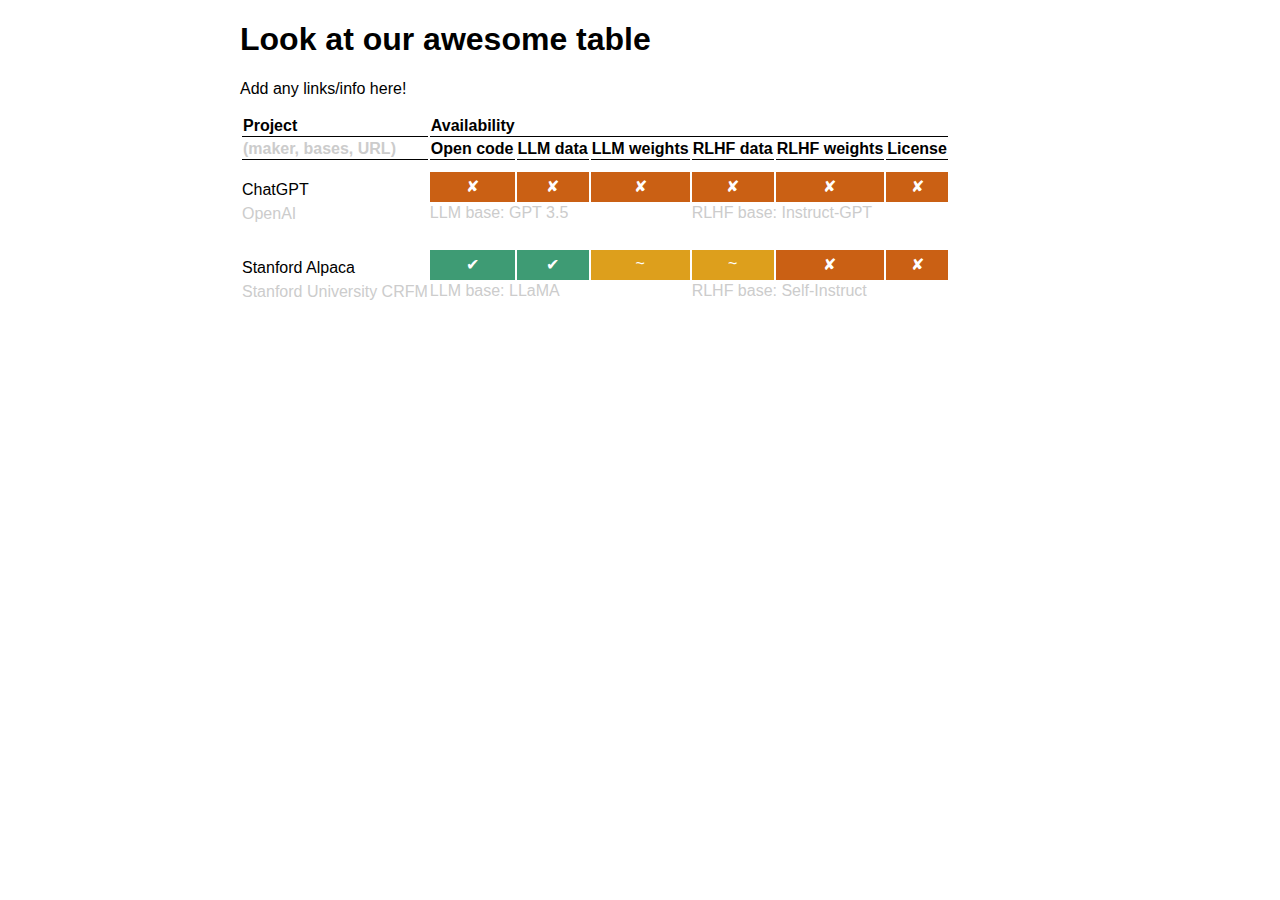
<file: site/index.html>
<!DOCTYPE html>
<html>
<head>
  <title>LLM List</title>
  <link rel="stylesheet" href="styles.css">
</head>
<body>
  <h1>Look at our awesome table</h1>

  <p>Add any links/info here!</p>

  <div id="included-table"></div>

  <script>
    // Function to include an HTML file
    function includeHTML(url, targetElementId) {
      fetch(url)
        .then(response => response.text())
        .then(data => {
          document.getElementById(targetElementId).innerHTML = data;
        });
    }

    includeHTML('table.html', 'included-table');
  </script>

</body>
</html>
</file>
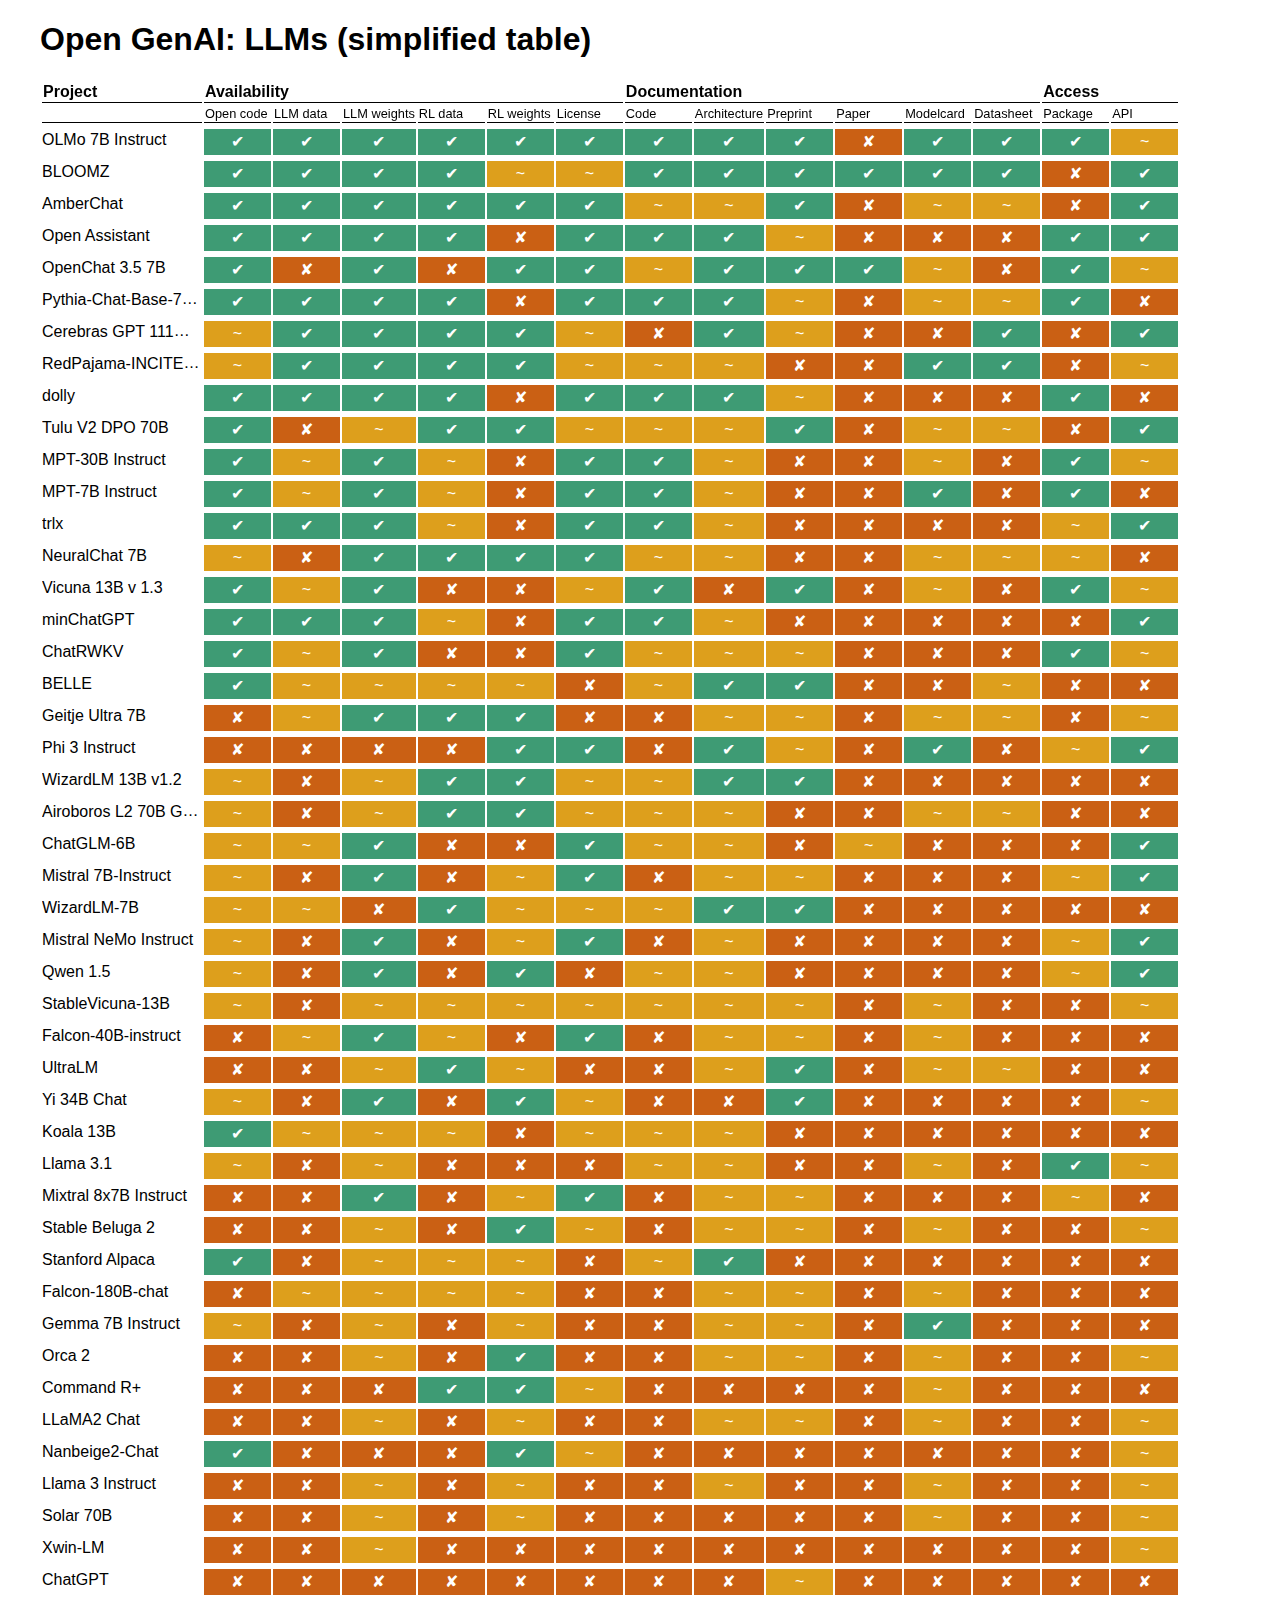
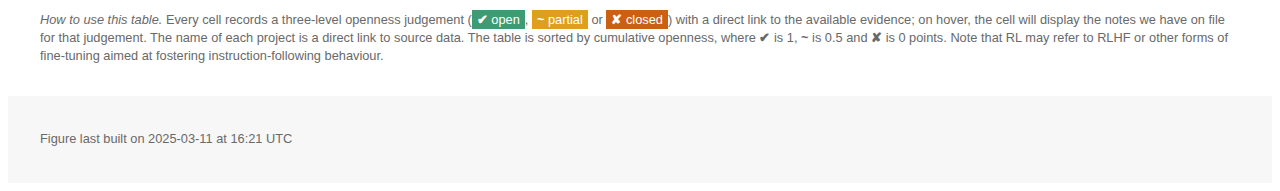
<file: docs/figure.html>
<!DOCTYPE html>

<html>
<head>
<title>Opening up ChatGPT: LLM openness leaderboard</title>
<link href="styles.css" rel="stylesheet"/>
<link href="favicon.png" rel="icon" type="image/x-icon"/>
<script data-domain="opening-up-chatgpt.github.io" defer="" src="https://plausible.io/js/script.js"></script>
</head>
<body>
<div id="header">
<h1>Open GenAI: LLMs (simplified table)</h1>
</div>
<div id="content">
<div id="included-table"><table>
<thead>
<tr class="main-header"><th>Project</th><th colspan="6">Availability</th><th colspan="6">Documentation</th><th colspan="2">Access</th></tr>
<tr class="second-header"><th></th><th>Open code</th><th>LLM data</th><th>LLM weights</th><th>RL data</th><th>RL weights</th><th>License</th><th>Code</th><th>Architecture</th><th>Preprint</th><th>Paper</th><th>Modelcard</th><th>Datasheet</th><th>Package</th><th>API</th></tr>
</thead>
<tbody>
<tr class="row-a"><td class="name-cell"><a href="https://github.com/opening-up-chatgpt/opening-up-chatgpt.github.io/blob/main/projects/olmo-7b-instruct.yaml" target="_blank" title="data: olmo-7b-instruct.yaml">OLMo 7B Instruct</a></td><td class="open data-cell"><a href="https://github.com/allenai/OLMo" target="_blank" title="Multiple repos with training, architecture and fine-tuning code available">✔︎</a></td><td class="open data-cell"><a href="https://huggingface.co/datasets/allenai/dolma" target="_blank" title="Dolma training data released and documented in exemplary way">✔︎</a></td><td class="open data-cell"><a href="https://huggingface.co/collections/allenai/olmo-suite-65aeaae8fe5b6b2122b46778" target="_blank" title="OLMo 7B and many training checkpoints available">✔︎</a></td><td class="open data-cell"><a href="https://huggingface.co/datasets/allenai/ultrafeedback_binarized_cleaned" target="_blank" title="Instruction tuning datasets documented and made available in exemplary ways">✔︎</a></td><td class="open data-cell"><a href="https://huggingface.co/allenai/OLMo-7B-Instruct/tree/main" target="_blank" title="Full model weights made available">✔︎</a></td><td class="open data-cell"><a href="https://huggingface.co/allenai/OLMo-7B-Instruct" target="_blank" title="Apache 2.0">✔︎</a></td><td class="open data-cell"><a href="https://huggingface.co/allenai/OLMo-7B-Instruct#model-sources" target="_blank" title="repositories and code well-described, commented and documented">✔︎</a></td><td class="open data-cell"><a href="https://huggingface.co/allenai/OLMo-7B-Instruct#model-sources" target="_blank" title="Architectured documented in detail in model card, preprint, and technical blog posts">✔︎</a></td><td class="open data-cell"><a href="https://arxiv.org/abs/2402.00838" target="_blank" title="Preprint describes model architecture, training and fine-tuning data, and training and SFT pipelines">✔︎</a></td><td class="closed data-cell"><a href="" target="_blank" title="No peer-reviewed paper found">✘</a></td><td class="open data-cell"><a href="https://huggingface.co/allenai/OLMo-7B-Instruct" target="_blank" title="Model card provides broad overview and links to full details">✔︎</a></td><td class="open data-cell"><a href="https://huggingface.co/datasets/allenai/dolma" target="_blank" title="Data sheets and documentation available for the datasets used, linked here is Dolma">✔︎</a></td><td class="open data-cell"><a href="https://pypi.org/project/ai2-olmo/" target="_blank" title="AI2-olmo available on PyPi">✔︎</a></td><td class="partial data-cell"><a href="https://huggingface.co/allenai/OLMo-7B-hf" target="_blank" title="Available through HuggingFace though model is too large to run on free inference API">~</a></td></tr>
<tr class="row-a"><td class="name-cell"><a href="https://github.com/opening-up-chatgpt/opening-up-chatgpt.github.io/blob/main/projects/bloomz.yaml" target="_blank" title="data: bloomz.yaml">BLOOMZ</a></td><td class="open data-cell"><a href="https://github.com/bigscience-workshop/xmtf" target="_blank" title="Repository provides a guided overview to all components">✔︎</a></td><td class="open data-cell"><a href="https://github.com/bigscience-workshop/xmtf#data" target="_blank" title="Data made available &amp; documented in detail in repo and preprint">✔︎</a></td><td class="open data-cell"><a href="https://github.com/bigscience-workshop/xmtf#models" target="_blank" title="Model made available on github">✔︎</a></td><td class="open data-cell"><a href="https://huggingface.co/datasets/bigscience/xP3all" target="_blank" title="From the documentation 'xP3 (Crosslingual Public Pool of Prompts) is a collection of prompts &amp; datasets across 46 of languages &amp; 16 NLP tasks'">✔︎</a></td><td class="partial data-cell"><a href="https://huggingface.co/bigscience/bloomz-optimizer-states/tree/main" target="_blank" title="Fine-tuned checkpoint available for download">~</a></td><td class="partial data-cell"><a href="https://bigscience.huggingface.co/blog/the-bigscience-rail-license" target="_blank" title="Code licensed under Apache 2.0, model under bespoke 'Responsible AI License' which imposes some limitations">~</a></td><td class="open data-cell"><a href="https://github.com/bigscience-workshop/xmtf" target="_blank" title="Code well documented and actively maintained">✔︎</a></td><td class="open data-cell"><a href="https://github.com/bigscience-workshop/xmtf#create-xp3x" target="_blank" title="Architecture described in preprint, code available in github repo, recipe on HuggingFace">✔︎</a></td><td class="open data-cell"><a href="https://arxiv.org/abs/2211.05100" target="_blank" title="Preprint (updated June 2023) of 65 pages + 10 page appendix">✔︎</a></td><td class="open data-cell"><a href="https://aclanthology.org/2023.acl-long.891/" target="_blank" title="Peer-reviewed paper of 9 pages + 114 page appendix describes the multitask finetuning (instruction tuning) of BLOOM (see preprint) to form BLOOMZ">✔︎</a></td><td class="open data-cell"><a href="https://huggingface.co/bigscience/bloomz" target="_blank" title="Model card">✔︎</a></td><td class="open data-cell"><a href="https://huggingface.co/datasets/bigscience/xP3" target="_blank" title="Dataset documented in dataset card at HuggingFace">✔︎</a></td><td class="closed data-cell"><a href="" target="_blank" title="No packages published">✘</a></td><td class="open data-cell"><a href="https://huggingface.co/spaces/bigscience/petals-api" target="_blank" title="Petals API via HuggingFace not always available ('not enough hardware capacity')">✔︎</a></td></tr>
<tr class="row-a"><td class="name-cell"><a href="https://github.com/opening-up-chatgpt/opening-up-chatgpt.github.io/blob/main/projects/amber.yaml" target="_blank" title="data: amber.yaml">AmberChat</a></td><td class="open data-cell"><a href="https://github.com/LLM360/amber-train/tree/main" target="_blank" title="amber-train repository includes code for training and finetuning.">✔︎</a></td><td class="open data-cell"><a href="https://huggingface.co/datasets/LLM360/AmberDatasets" target="_blank" title="data well-documented and openly available">✔︎</a></td><td class="open data-cell"><a href="https://huggingface.co/LLM360/Amber" target="_blank" title="360 model checkpoints released">✔︎</a></td><td class="open data-cell"><a href="https://huggingface.co/datasets/WizardLM/WizardLM_evol_instruct_V2_196k" target="_blank" title="RL and fine-tuning data shared and documented">✔︎</a></td><td class="open data-cell"><a href="https://huggingface.co/LLM360/AmberChat" target="_blank" title="Finetuned model available for download.">✔︎</a></td><td class="open data-cell"><a href="https://huggingface.co/LLM360/AmberChat" target="_blank" title="Everything licensed under Apache 2.0">✔︎</a></td><td class="partial data-cell"><a href="https://github.com/LLM360" target="_blank" title="Code documented in helpful readme.md files but only partly inline.">~</a></td><td class="partial data-cell"><a href="https://arxiv.org/abs/2312.06550" target="_blank" title="Architecture described in preprint, but not all details documented.">~</a></td><td class="open data-cell"><a href="https://arxiv.org/abs/2312.06550" target="_blank" title="Preprint describes architecture, design choices, training and fine-tuning.">✔︎</a></td><td class="closed data-cell"><a href="" target="_blank" title="No peer-reviewed paper yet.">✘</a></td><td class="partial data-cell"><a href="https://huggingface.co/LLM360/AmberChat" target="_blank" title="Model card doesn't specify use or limitations">~</a></td><td class="partial data-cell"><a href="https://huggingface.co/datasets/LLM360/AmberDatasets" target="_blank" title="Concise description (better than most), but doesn't specify funders, purposes, representativeness, legal status as prescribed by datasheets industry standard">~</a></td><td class="closed data-cell"><a href="" target="_blank" title="No released package found">✘</a></td><td class="open data-cell"><a href="https://huggingface.co/LLM360/AmberChat" target="_blank" title="Free Huggingface inference API.">✔︎</a></td></tr>
<tr class="row-a"><td class="name-cell"><a href="https://github.com/opening-up-chatgpt/opening-up-chatgpt.github.io/blob/main/projects/Open-Assistant.yaml" target="_blank" title="data: Open-Assistant.yaml">Open Assistant</a></td><td class="open data-cell"><a href="https://github.com/LAION-AI/Open-Assistant" target="_blank" title="Code includes guide for developers">✔︎</a></td><td class="open data-cell"><a href="https://github.com/LAION-AI/Open-Assistant/tree/main/data/datasets" target="_blank" title="Datasets documented in detail and recipes for cleaning up and downloading provided in code notebooks.">✔︎</a></td><td class="open data-cell"><a href="https://huggingface.co/OpenAssistant" target="_blank" title="Model weights in several variants downloadable through HuggingFace">✔︎</a></td><td class="open data-cell"><a href="https://huggingface.co/datasets/OpenAssistant/oasst1" target="_blank" title="OpenAssistant Conversations is 'a human-generated, human-annotated assistant-style conversation corpus consisting of 161443 messages distributed across 66497 conversation trees, in 35 different languages, annotated with 461292 quality ratings' (preprint)">✔︎</a></td><td class="closed data-cell"><a href="" target="_blank" title="RLHF weights not separately released">✘</a></td><td class="open data-cell"><a href="https://projects.laion.ai/Open-Assistant/docs/faq#what-license-does-open-assistant-use" target="_blank" title="Apache 2.0">✔︎</a></td><td class="open data-cell"><a href="https://projects.laion.ai/Open-Assistant/docs/intro" target="_blank" title="Separate website provides entry point to comprehensive documentation">✔︎</a></td><td class="open data-cell"><a href="https://github.com/LAION-AI/Open-Assistant/tree/main/model" target="_blank" title="Instructions to tune the pipeline on training data">✔︎</a></td><td class="partial data-cell"><a href="https://arxiv.org/abs//2304.07327" target="_blank" title="Preprint describes creation of OpenAssistant Conversations corpus for instruction tuning, but not the base LLM, hence partial.">~</a></td><td class="closed data-cell"><a href="" target="_blank" title="No peer-reviewed paper or published data audit found">✘</a></td><td class="closed data-cell"><a href="" target="_blank" title="">✘</a></td><td class="closed data-cell"><a href="" target="_blank" title="">✘</a></td><td class="open data-cell"><a href="" target="_blank" title="">✔︎</a></td><td class="open data-cell"><a href="https://projects.laion.ai/Open-Assistant/api" target="_blank" title="">✔︎</a></td></tr>
<tr class="row-a"><td class="name-cell"><a href="https://github.com/opening-up-chatgpt/opening-up-chatgpt.github.io/blob/main/projects/OpenChat.yaml" target="_blank" title="data: OpenChat.yaml">OpenChat 3.5 7B</a></td><td class="open data-cell"><a href="https://github.com/imoneoi/openchat/tree/master/ochat" target="_blank" title="Repository offers a large amount of fairly well-organized code for data curation and model">✔︎</a></td><td class="closed data-cell"><a href="" target="_blank" title="Pretraining data for Mistral is nowhere disclosed or documented">✘</a></td><td class="open data-cell"><a href="https://github.com/mistralai/mistral-src#download-the-model" target="_blank" title="Mistral 7B weights available via Mistral repository">✔︎</a></td><td class="closed data-cell"><a href="" target="_blank" title="Preprint says shareGPT dataset 'collected from sharegpt.com' but not disclosed or made available by this project">✘</a></td><td class="open data-cell"><a href="https://huggingface.co/openchat/openchat_3.5/tree/main" target="_blank" title="Instruction-tuned model weights made available via HuggingFace">✔︎</a></td><td class="open data-cell"><a href="https://github.com/imoneoi/openchat/blob/master/LICENSE" target="_blank" title="Code and model released under Apache 2.0">✔︎</a></td><td class="partial data-cell"><a href="https://github.com/imoneoi/openchat/tree/master/ochat" target="_blank" title="There is plenty of code in the github repository but only some of it is documented">~</a></td><td class="open data-cell"><a href="https://arxiv.org/abs/2309.11235" target="_blank" title="Architecture quite well described in preprint">✔︎</a></td><td class="open data-cell"><a href="https://arxiv.org/abs/2309.11235" target="_blank" title="Preprint describes the model architecture and instruction tuning approach, though is hampered by building on notoriously closed Llama2">✔︎</a></td><td class="open data-cell"><a href="https://openreview.net/forum?id=AOJyfhWYHf" target="_blank" title="Paper reviewed and accepted for ICLR 2024">✔︎</a></td><td class="partial data-cell"><a href="https://huggingface.co/openchat/openchat_v3.2" target="_blank" title="There is a model card that provides some details on architecture and evaluation">~</a></td><td class="closed data-cell"><a href="" target="_blank" title="Datasheet not provided.">✘</a></td><td class="open data-cell"><a href="https://github.com/imoneoi/openchat/tree/master#installation" target="_blank" title="Python package 'ochat' provided through pip">✔︎</a></td><td class="partial data-cell"><a href="" target="_blank" title="Model too large to load onto HuggingFace free inference API, so only available through Inference Endpoints or package">~</a></td></tr>
<tr class="row-a"><td class="name-cell"><a href="https://github.com/opening-up-chatgpt/opening-up-chatgpt.github.io/blob/main/projects/pythia-chat-base-7B.yaml" target="_blank" title="data: pythia-chat-base-7B.yaml">Pythia-Chat-Base-7B-v0.16</a></td><td class="open data-cell"><a href="" target="_blank" title="">✔︎</a></td><td class="open data-cell"><a href="https://github.com/togethercomputer/OpenDataHub" target="_blank" title="Training data curated and shared in separate repository">✔︎</a></td><td class="open data-cell"><a href="https://huggingface.co/togethercomputer/Pythia-Chat-Base-7B/tree/main" target="_blank" title="Model weights available via HuggingFace">✔︎</a></td><td class="open data-cell"><a href="https://huggingface.co/datasets/laion/OIG" target="_blank" title="From the documentation 'This is our attempt to create a large instruction dataset of medium quality along with a smaller high quality instruciton dataset (OIG-small-chip2).'">✔︎</a></td><td class="closed data-cell"><a href="" target="_blank" title="RL weights not separately made available">✘</a></td><td class="open data-cell"><a href="https://huggingface.co/togethercomputer/Pythia-Chat-Base-7B#model-details" target="_blank" title="Apache 2.0">✔︎</a></td><td class="open data-cell"><a href="https://github.com/togethercomputer/OpenChatKit" target="_blank" title="Actively maintained repository">✔︎</a></td><td class="open data-cell"><a href="https://github.com/togethercomputer/OpenChatKit#reproducing-pythia-chat-base-7b" target="_blank" title="Architecture and recipe for reproducing model provided">✔︎</a></td><td class="partial data-cell"><a href="https://arxiv.org/abs/2304.01373" target="_blank" title="Preprint describes LM base (Pythia) but not instruction tuning details">~</a></td><td class="closed data-cell"><a href="" target="_blank" title="No peer-reviewed paper or data audit found">✘</a></td><td class="partial data-cell"><a href="https://huggingface.co/togethercomputer/Pythia-Chat-Base-7B" target="_blank" title="Model card partially available but fairly minimally specified">~</a></td><td class="partial data-cell"><a href="https://huggingface.co/datasets/laion/OIG" target="_blank" title="OIG instruction dataset documented">~</a></td><td class="open data-cell"><a href="" target="_blank" title="">✔︎</a></td><td class="closed data-cell"><a href="" target="_blank" title="">✘</a></td></tr>
<tr class="row-a"><td class="name-cell"><a href="https://github.com/opening-up-chatgpt/opening-up-chatgpt.github.io/blob/main/projects/cerebras-gpt-111m-instruction.yaml" target="_blank" title="data: cerebras-gpt-111m-instruction.yaml">Cerebras GPT 111M Instruction</a></td><td class="partial data-cell"><a href="https://github.com/Cerebras/gigaGPT" target="_blank" title="Some of the training code available in GigaGPT, but fine-tuning">~</a></td><td class="open data-cell"><a href="https://huggingface.co/datasets/EleutherAI/pile" target="_blank" title="Eleuther AI's The Pile">✔︎</a></td><td class="open data-cell"><a href="https://huggingface.co/cerebras/Cerebras-GPT-111M" target="_blank" title="base model available via Cerebras">✔︎</a></td><td class="open data-cell"><a href="https://github.com/Instruction-Tuning-with-GPT-4/GPT-4-LLM/blob/main/data/alpaca_gpt4_data.json" target="_blank" title="Alpaca GPT4">✔︎</a></td><td class="open data-cell"><a href="https://huggingface.co/SebastianSchramm/Cerebras-GPT-111M-instruction/tree/main" target="_blank" title="Finetuned model weights available">✔︎</a></td><td class="partial data-cell"><a href="https://huggingface.co/SebastianSchramm/Cerebras-GPT-111M-instruction/" target="_blank" title="Licensing situation unclear as model page mentions no license (base model is licensed Apache 2.0)">~</a></td><td class="closed data-cell"><a href="" target="_blank" title="Code only sparsely documented">✘</a></td><td class="open data-cell"><a href="" target="_blank" title="Described in preprint">✔︎</a></td><td class="partial data-cell"><a href="https://arxiv.org/abs/2304.03208" target="_blank" title="">~</a></td><td class="closed data-cell"><a href="" target="_blank" title="">✘</a></td><td class="closed data-cell"><a href="https://huggingface.co/cerebras/Cerebras-GPT-111M" target="_blank" title="Only serves as as advertising for the model">✘</a></td><td class="open data-cell"><a href="https://arxiv.org/abs/2201.07311" target="_blank" title="Datasheet available for The Pile">✔︎</a></td><td class="closed data-cell"><a href="" target="_blank" title="No package found">✘</a></td><td class="open data-cell"><a href="" target="_blank" title="Available through HuggingFace inference API">✔︎</a></td></tr>
<tr class="row-a"><td class="name-cell"><a href="https://github.com/opening-up-chatgpt/opening-up-chatgpt.github.io/blob/main/projects/RedPajama-INCITE-Instruct-7B.yaml" target="_blank" title="data: RedPajama-INCITE-Instruct-7B.yaml">RedPajama-INCITE-Instruct-7B</a></td><td class="partial data-cell"><a href="https://github.com/togethercomputer/redpajama.cpp/tree/master/examples/redpajama" target="_blank" title="Code for datasets made available in exemplary ways; code for training and tuning harder to find">~</a></td><td class="open data-cell"><a href="https://huggingface.co/datasets/togethercomputer/RedPajama-Data-1T" target="_blank" title="RedPajama-Data-1T made available on HuggingFace">✔︎</a></td><td class="open data-cell"><a href="https://huggingface.co/togethercomputer/RedPajama-INCITE-7B-Base" target="_blank" title="Base is RedPajama-INCITE-7B-Base">✔︎</a></td><td class="open data-cell"><a href="https://huggingface.co/datasets/togethercomputer/RedPajama-Data-Instruct" target="_blank" title="The model was trained on a large collection of diverse data, including Chain-of-Thought (CoT), Public Pool of Prompts (P3) dataset, Natural-Instructions (NI) dataset.">✔︎</a></td><td class="open data-cell"><a href="https://huggingface.co/togethercomputer/RedPajama-INCITE-7B-Instruct" target="_blank" title="Instruction-tuned version made available in paralle with base version">✔︎</a></td><td class="partial data-cell"><a href="https://huggingface.co/togethercomputer/RedPajama-INCITE-7B-Instruct/blob/main/README.md" target="_blank" title="Models licensed under Apache 2.0, but note that the data itself is variably licensed and so imposes some limitations.">~</a></td><td class="partial data-cell"><a href="" target="_blank" title="Code for base LLM and instruction tuning datasets beautifully documented; code specifying training and fine-tuning sparsely documented.">~</a></td><td class="partial data-cell"><a href="https://together.ai/blog/redpajama" target="_blank" title="Architecture detailed on model card, crucial parts appear to be forked from GPT-NeoX">~</a></td><td class="closed data-cell"><a href="" target="_blank" title="No preprint found">✘</a></td><td class="closed data-cell"><a href="" target="_blank" title="No paper found">✘</a></td><td class="open data-cell"><a href="https://huggingface.co/togethercomputer/RedPajama-INCITE-7B-Instruct" target="_blank" title="Model card and readme provide details on datasets and">✔︎</a></td><td class="open data-cell"><a href="https://huggingface.co/datasets/togethercomputer/RedPajama-Data-1T" target="_blank" title="Data sheet includes links to data and recipes to create from scratch">✔︎</a></td><td class="closed data-cell"><a href="" target="_blank" title="No separate package found">✘</a></td><td class="partial data-cell"><a href="https://huggingface.co/togethercomputer/RedPajama-INCITE-7B-Instruct" target="_blank" title="Hosted inference API available through HuggingFace">~</a></td></tr>
<tr class="row-a"><td class="name-cell"><a href="https://github.com/opening-up-chatgpt/opening-up-chatgpt.github.io/blob/main/projects/dolly.yaml" target="_blank" title="data: dolly.yaml">dolly</a></td><td class="open data-cell"><a href="" target="_blank" title="">✔︎</a></td><td class="open data-cell"><a href="" target="_blank" title="">✔︎</a></td><td class="open data-cell"><a href="" target="_blank" title="">✔︎</a></td><td class="open data-cell"><a href="" target="_blank" title="">✔︎</a></td><td class="closed data-cell"><a href="" target="_blank" title="">✘</a></td><td class="open data-cell"><a href="" target="_blank" title="">✔︎</a></td><td class="open data-cell"><a href="" target="_blank" title="">✔︎</a></td><td class="open data-cell"><a href="" target="_blank" title="">✔︎</a></td><td class="partial data-cell"><a href="https://arxiv.org/abs/2304.01373" target="_blank" title="">~</a></td><td class="closed data-cell"><a href="" target="_blank" title="">✘</a></td><td class="closed data-cell"><a href="" target="_blank" title="">✘</a></td><td class="closed data-cell"><a href="" target="_blank" title="">✘</a></td><td class="open data-cell"><a href="" target="_blank" title="">✔︎</a></td><td class="closed data-cell"><a href="" target="_blank" title="">✘</a></td></tr>
<tr class="row-a"><td class="name-cell"><a href="https://github.com/opening-up-chatgpt/opening-up-chatgpt.github.io/blob/main/projects/tulu-2-70b.yaml" target="_blank" title="data: tulu-2-70b.yaml">Tulu V2 DPO 70B</a></td><td class="open data-cell"><a href="https://github.com/allenai/open-instruct" target="_blank" title="Important effort to make available fine-tuning procedure and source code. Not seen a repository for base model training yet.">✔︎</a></td><td class="closed data-cell"><a href="" target="_blank" title="Based on Llama2 so nothing known about training data">✘</a></td><td class="partial data-cell"><a href="https://github.com/meta-llama/" target="_blank" title="Base model made available via Meta (requires privacy-defying signup)">~</a></td><td class="open data-cell"><a href="https://github.com/allenai/open-instruct" target="_blank" title="Codebase used for fine-tuning this model and made available for others">✔︎</a></td><td class="open data-cell"><a href="https://huggingface.co/allenai/tulu-2-dpo-70b/tree/main" target="_blank" title="Fine-tuned weights available">✔︎</a></td><td class="partial data-cell"><a href="https://allenai.org/impact-license" target="_blank" title="Meta Community License and AI2 Impact license">~</a></td><td class="partial data-cell"><a href="https://github.com/allenai/open-instruct" target="_blank" title="OpenInstruct code well-documented">~</a></td><td class="partial data-cell"><a href="https://huggingface.co/HuggingFaceH4/zephyr-7b-beta" target="_blank" title="Post-llama2 aspects quite well described in papers, e.g. DPO based on Zephyr Beta, but base model is irrevocably closed">~</a></td><td class="open data-cell"><a href="https://arxiv.org/abs/2311.10702" target="_blank" title="Preprint covers the training of Tulu2">✔︎</a></td><td class="closed data-cell"><a href="" target="_blank" title="No peer-reviewed work found">✘</a></td><td class="partial data-cell"><a href="https://huggingface.co/allenai/tulu-2-70b" target="_blank" title="Model card offers little details">~</a></td><td class="partial data-cell"><a href="https://huggingface.co/datasets/allenai/tulu-v2-sft-mixture" target="_blank" title="Some datasheets available (for instruction tuning), but base model entirely undocumented.">~</a></td><td class="closed data-cell"><a href="" target="_blank" title="No separate package found">✘</a></td><td class="open data-cell"><a href="" target="_blank" title="Available via various APIs">✔︎</a></td></tr>
<tr class="row-a"><td class="name-cell"><a href="https://github.com/opening-up-chatgpt/opening-up-chatgpt.github.io/blob/main/projects/MPT-30b-instruct.yaml" target="_blank" title="data: MPT-30b-instruct.yaml">MPT-30B Instruct</a></td><td class="open data-cell"><a href="https://github.com/mosaicml/llm-foundry/tree/main/llmfoundry/models/mpt" target="_blank" title="Codebase part of LLM foundry">✔︎</a></td><td class="partial data-cell"><a href="https://huggingface.co/datasets/c4" target="_blank" title="C4 is part of the dataset but a precise specification of source data is hard to find">~</a></td><td class="open data-cell"><a href="https://huggingface.co/mosaicml/mpt-30b-instruct/tree/main" target="_blank" title="Weights available via HuggingFace">✔︎</a></td><td class="partial data-cell"><a href="https://huggingface.co/datasets/mosaicml/dolly_hhrlhf" target="_blank" title="dolly-hhrlhf, combination of Databrick dolly-15k dataset and a filtered subset of Anthropic HH-RLHF">~</a></td><td class="closed data-cell"><a href="" target="_blank" title="">✘</a></td><td class="open data-cell"><a href="" target="_blank" title="CC-by-SA 3.0">✔︎</a></td><td class="open data-cell"><a href="https://github.com/mosaicml/llm-foundry/" target="_blank" title="LLM Foundry codebase is well-documented and in active development.">✔︎</a></td><td class="partial data-cell"><a href="https://huggingface.co/mosaicml/mpt-30b-instruct" target="_blank" title="Architecture reasonably well-documented">~</a></td><td class="closed data-cell"><a href="" target="_blank" title="">✘</a></td><td class="closed data-cell"><a href="" target="_blank" title="">✘</a></td><td class="partial data-cell"><a href="https://huggingface.co/mosaicml/mpt-30b-instruct" target="_blank" title="Modelcard is somewhat lacking in detail">~</a></td><td class="closed data-cell"><a href="https://www.mosaicml.com/blog/mpt-30b" target="_blank" title="Datasheet not available; data somewhat documented in blog post at link">✘</a></td><td class="open data-cell"><a href="" target="_blank" title="">✔︎</a></td><td class="partial data-cell"><a href="" target="_blank" title="API via HuggingFace">~</a></td></tr>
<tr class="row-a"><td class="name-cell"><a href="https://github.com/opening-up-chatgpt/opening-up-chatgpt.github.io/blob/main/projects/MPT-7b-instruct.yaml" target="_blank" title="data: MPT-7b-instruct.yaml">MPT-7B Instruct</a></td><td class="open data-cell"><a href="https://github.com/mosaicml/llm-foundry/tree/main/llmfoundry/models/mpt" target="_blank" title="Codebase part of LLM foundry">✔︎</a></td><td class="partial data-cell"><a href="https://huggingface.co/datasets/c4" target="_blank" title="C4 is part of the dataset but a precise specification of source data is hard to find">~</a></td><td class="open data-cell"><a href="https://huggingface.co/mosaicml/mpt-7b-instruct/tree/main" target="_blank" title="Weights available via HuggingFace">✔︎</a></td><td class="partial data-cell"><a href="https://huggingface.co/datasets/mosaicml/dolly_hhrlhf" target="_blank" title="dolly-hhrlhf, combination of Databrick dolly-15k dataset and a filtered subset of Anthropic HH-RLHF">~</a></td><td class="closed data-cell"><a href="" target="_blank" title="">✘</a></td><td class="open data-cell"><a href="" target="_blank" title="CC-by-SA 3.0">✔︎</a></td><td class="open data-cell"><a href="https://github.com/mosaicml/llm-foundry/" target="_blank" title="LLM Foundry codebase is well-documented and in active development">✔︎</a></td><td class="partial data-cell"><a href="https://huggingface.co/mosaicml/mpt-7b-instruct" target="_blank" title="Architecture reasonably well-documented">~</a></td><td class="closed data-cell"><a href="" target="_blank" title="">✘</a></td><td class="closed data-cell"><a href="" target="_blank" title="">✘</a></td><td class="open data-cell"><a href="https://huggingface.co/mosaicml/mpt-7b-instruct" target="_blank" title="">✔︎</a></td><td class="closed data-cell"><a href="" target="_blank" title="">✘</a></td><td class="open data-cell"><a href="" target="_blank" title="">✔︎</a></td><td class="closed data-cell"><a href="" target="_blank" title="">✘</a></td></tr>
<tr class="row-a"><td class="name-cell"><a href="https://github.com/opening-up-chatgpt/opening-up-chatgpt.github.io/blob/main/projects/trlx.yaml" target="_blank" title="data: trlx.yaml">trlx</a></td><td class="open data-cell"><a href="" target="_blank" title="">✔︎</a></td><td class="open data-cell"><a href="" target="_blank" title="">✔︎</a></td><td class="open data-cell"><a href="" target="_blank" title="">✔︎</a></td><td class="partial data-cell"><a href="" target="_blank" title="">~</a></td><td class="closed data-cell"><a href="" target="_blank" title="">✘</a></td><td class="open data-cell"><a href="" target="_blank" title="">✔︎</a></td><td class="open data-cell"><a href="" target="_blank" title="">✔︎</a></td><td class="partial data-cell"><a href="" target="_blank" title="">~</a></td><td class="closed data-cell"><a href="" target="_blank" title="">✘</a></td><td class="closed data-cell"><a href="" target="_blank" title="">✘</a></td><td class="closed data-cell"><a href="" target="_blank" title="">✘</a></td><td class="closed data-cell"><a href="" target="_blank" title="">✘</a></td><td class="partial data-cell"><a href="" target="_blank" title="">~</a></td><td class="open data-cell"><a href="" target="_blank" title="">✔︎</a></td></tr>
<tr class="row-a"><td class="name-cell"><a href="https://github.com/opening-up-chatgpt/opening-up-chatgpt.github.io/blob/main/projects/neuralchat-7b.yaml" target="_blank" title="data: neuralchat-7b.yaml">NeuralChat 7B</a></td><td class="partial data-cell"><a href="https://github.com/intel/intel-extension-for-transformers/tree/main/intel_extension_for_transformers/neural_chat/examples/finetuning/finetune_neuralchat_v3" target="_blank" title="Mistral base model is not open, but repo gives sample code for fine-tuning based on that">~</a></td><td class="closed data-cell"><a href="" target="_blank" title="Mistral has not disclosed anything about its training data">✘</a></td><td class="open data-cell"><a href="https://huggingface.co/mistralai/Mistral-7B-v0.1" target="_blank" title="Based on Mistral 7B 0.1">✔︎</a></td><td class="open data-cell"><a href="https://huggingface.co/datasets/Open-Orca/SlimOrca" target="_blank" title="RL dataset used for post-training is shared and available">✔︎</a></td><td class="open data-cell"><a href="https://huggingface.co/Intel/neural-chat-7b-v3-1/tree/main" target="_blank" title="finetuned model made openly available by Intel">✔︎</a></td><td class="open data-cell"><a href="https://huggingface.co/Intel/neural-chat-7b-v3-1/blob/main/LICENSE" target="_blank" title="Apache 2.0">✔︎</a></td><td class="partial data-cell"><a href="https://github.com/intel/intel-extension-for-transformers/tree/main/intel_extension_for_transformers/neural_chat/examples/finetuning/finetune_neuralchat_v3#how-to-train-intelneural-chat-7b-v3-1-on-intel-gaudi2" target="_blank" title="Mistral remains closed so only documentation pertains to fine-tuning steps, but that code is quite well documented, so partial.">~</a></td><td class="partial data-cell"><a href="https://medium.com/intel-analytics-software/the-practice-of-supervised-finetuning-and-direct-preference-optimization-on-habana-gaudi2-a1197d8a3cd3" target="_blank" title="Described in on HuggingFace model card and a Medium post">~</a></td><td class="closed data-cell"><a href="https://medium.com/intel-analytics-software/the-practice-of-supervised-finetuning-and-direct-preference-optimization-on-habana-gaudi2-a1197d8a3cd3" target="_blank" title="A medium post is apparently the only scientific documentation of this model">✘</a></td><td class="closed data-cell"><a href="" target="_blank" title="No peer-reviewed paper found">✘</a></td><td class="partial data-cell"><a href="https://huggingface.co/Intel/neural-chat-7b-v3-1" target="_blank" title="No model card for Mistral base model portion.">~</a></td><td class="partial data-cell"><a href="https://huggingface.co/datasets/Open-Orca/OpenOrca" target="_blank" title="SlimOrca dataset is described as part of OpenOrca (but partial since Mistral data is incrutable)">~</a></td><td class="partial data-cell"><a href="https://huggingface.co/Intel/neural-chat-7b-v3-1#fp32-inference-with-transformers" target="_blank" title="Code for running with transformers provided by Intel">~</a></td><td class="closed data-cell"><a href="" target="_blank" title="Provided through HuggingFace but model too large to run via inference API, local deployment or paid access needed">✘</a></td></tr>
<tr class="row-a"><td class="name-cell"><a href="https://github.com/opening-up-chatgpt/opening-up-chatgpt.github.io/blob/main/projects/vicuna13B-lmsys.yaml" target="_blank" title="data: vicuna13B-lmsys.yaml">Vicuna 13B v 1.3</a></td><td class="open data-cell"><a href="https://github.com/lm-sys/FastChat" target="_blank" title="Actively maintained repository">✔︎</a></td><td class="partial data-cell"><a href="https://github.com/facebookresearch/llama/blob/main/MODEL_CARD.md#training-dataset" target="_blank" title="Vicuna is fine-tuned LLaMA, and LLaMA in turn is based on 'publicly available datasets' that are not all specified or easily downloadable.">~</a></td><td class="open data-cell"><a href="https://github.com/lm-sys/FastChat#vicuna-weights" target="_blank" title="Unlike Vicuna 13B v0, these weights do not require applying delta">✔︎</a></td><td class="closed data-cell"><a href="https://github.com/lm-sys/FastChat#fine-tuning" target="_blank" title="From the documentation 'We will not release the ShareGPT dataset'. Also 'Vicuna v1.3 is fine-tuned from LLaMA with supervised instruction fine-tuning. The training data is around 140K conversations collected from ShareGPT.com.'">✘</a></td><td class="closed data-cell"><a href="https://github.com/lm-sys/FastChat#fine-tuning" target="_blank" title="No model weights are shared for the instruction tuning">✘</a></td><td class="partial data-cell"><a href="https://github.com/lm-sys/FastChat#vicuna-weights" target="_blank" title="From the documentation 'Vicuna is based on LLaMA and should be used under LLaMA's model license.'">~</a></td><td class="open data-cell"><a href="https://github.com/lm-sys/FastChat" target="_blank" title="Code is quite well-documented and released as part of the FastChat framework.">✔︎</a></td><td class="closed data-cell"><a href="" target="_blank" title="">✘</a></td><td class="open data-cell"><a href="https://arxiv.org/pdf/2306.05685.pdf" target="_blank" title="Preprint covers training of the Vicuna model.">✔︎</a></td><td class="closed data-cell"><a href="" target="_blank" title="No peer-reviewed paper.">✘</a></td><td class="partial data-cell"><a href="https://huggingface.co/lmsys/vicuna-13b-v1.3" target="_blank" title="Minimal model card, but many details are not provided or have to be pieced together from elsewhere.">~</a></td><td class="closed data-cell"><a href="" target="_blank" title="No datasheet provided.">✘</a></td><td class="open data-cell"><a href="https://pypi.org/project/fschat/0.1.2/" target="_blank" title="Available via pip">✔︎</a></td><td class="partial data-cell"><a href="https://github.com/lm-sys/FastChat#api" target="_blank" title="Support provided for several APIs OpenAI restful, HuggingFace, Langchain">~</a></td></tr>
<tr class="row-a"><td class="name-cell"><a href="https://github.com/opening-up-chatgpt/opening-up-chatgpt.github.io/blob/main/projects/minChatGPT.yaml" target="_blank" title="data: minChatGPT.yaml">minChatGPT</a></td><td class="open data-cell"><a href="" target="_blank" title="">✔︎</a></td><td class="open data-cell"><a href="" target="_blank" title="">✔︎</a></td><td class="open data-cell"><a href="" target="_blank" title="">✔︎</a></td><td class="partial data-cell"><a href="" target="_blank" title="">~</a></td><td class="closed data-cell"><a href="" target="_blank" title="">✘</a></td><td class="open data-cell"><a href="" target="_blank" title="">✔︎</a></td><td class="open data-cell"><a href="" target="_blank" title="">✔︎</a></td><td class="partial data-cell"><a href="" target="_blank" title="">~</a></td><td class="closed data-cell"><a href="" target="_blank" title="">✘</a></td><td class="closed data-cell"><a href="" target="_blank" title="">✘</a></td><td class="closed data-cell"><a href="" target="_blank" title="">✘</a></td><td class="closed data-cell"><a href="" target="_blank" title="">✘</a></td><td class="closed data-cell"><a href="" target="_blank" title="">✘</a></td><td class="open data-cell"><a href="" target="_blank" title="">✔︎</a></td></tr>
<tr class="row-a"><td class="name-cell"><a href="https://github.com/opening-up-chatgpt/opening-up-chatgpt.github.io/blob/main/projects/ChatRWKV.yaml" target="_blank" title="data: ChatRWKV.yaml">ChatRWKV</a></td><td class="open data-cell"><a href="https://github.com/BlinkDL/ChatRWKV" target="_blank" title="Various community-contributed enhancements available">✔︎</a></td><td class="partial data-cell"><a href="https://pile.eleuther.ai/" target="_blank" title="Trained on The Pile. Recent versions also build on Red Pajama (https://huggingface.co/datasets/togethercomputer/RedPajama-Data-1T)">~</a></td><td class="open data-cell"><a href="https://huggingface.co/BlinkDL/rwkv-4-world/tree/main" target="_blank" title="Model weights released across different HuggingFace spaces">✔︎</a></td><td class="closed data-cell"><a href="" target="_blank" title="Instruction tuning data not separately available. Documentation 'These are RWKV-4-Pile 1.5/3/7/14B models finetuned on Alpaca, CodeAlpaca, Guanaco, GPT4All, ShareGPT and more'">✘</a></td><td class="closed data-cell"><a href="" target="_blank" title="Weights not separately available.">✘</a></td><td class="open data-cell"><a href="https://github.com/BlinkDL/ChatRWKV/blob/main/LICENSE" target="_blank" title="Apache 2.0">✔︎</a></td><td class="partial data-cell"><a href="" target="_blank" title="Code documentation scattered across github repo and HuggingFace spaces">~</a></td><td class="partial data-cell"><a href="" target="_blank" title="Architecture described in preprint (LM part) but not all details clearly documented.">~</a></td><td class="partial data-cell"><a href="https://arxiv.org/abs/2305.13048" target="_blank" title="Preprint covers only LLM (RNN based), not instruction fine-tuning, so partial.">~</a></td><td class="closed data-cell"><a href="" target="_blank" title="No peer-reviewed paper or published data audit known">✘</a></td><td class="closed data-cell"><a href="https://huggingface.co/BlinkDL/rwkv-4-raven" target="_blank" title="No modelcard, HuggingFace spaces only used to share files">✘</a></td><td class="closed data-cell"><a href="https://huggingface.co/BlinkDL/rwkv-4-raven" target="_blank" title="No data sheet, HuggingFac spaces only used to share files">✘</a></td><td class="open data-cell"><a href="https://pypi.org/project/rwkv/" target="_blank" title="Available through pip install rwkv">✔︎</a></td><td class="partial data-cell"><a href="" target="_blank" title="API via HuggingFace">~</a></td></tr>
<tr class="row-a"><td class="name-cell"><a href="https://github.com/opening-up-chatgpt/opening-up-chatgpt.github.io/blob/main/projects/BELLE.yaml" target="_blank" title="data: BELLE.yaml">BELLE</a></td><td class="open data-cell"><a href="https://github.com/LianjiaTech/BELLE" target="_blank" title="Repository contains a fair bit of code">✔︎</a></td><td class="partial data-cell"><a href="" target="_blank" title="Open for variants based on BLOOMZ. Closed for variants based on LLaMA, whose pretraining data is nowhere disclosed or documented.">~</a></td><td class="partial data-cell"><a href="" target="_blank" title="LLaMA based but copyright status unclear">~</a></td><td class="partial data-cell"><a href="https://github.com/LianjiaTech/BELLE/tree/main/data/1.5M" target="_blank" title="Synthetic BELLE training data in Chinese released in batches">~</a></td><td class="partial data-cell"><a href="https://github.com/LianjiaTech/BELLE/tree/main/models" target="_blank" title="Some models available, most only as delta weights requiring separate access to LLaMA">~</a></td><td class="closed data-cell"><a href="" target="_blank" title="Lowest common denominator is non-OSI approved LLaMA licence agreement">✘</a></td><td class="partial data-cell"><a href="https://github.com/LianjiaTech/BELLE/blob/main/README_en.md" target="_blank" title="Quite some documentation on Github, though not all well-organized">~</a></td><td class="open data-cell"><a href="https://github.com/LianjiaTech/BELLE/blob/main/README_en.md" target="_blank" title="Specified in a fair bit of detail on github">✔︎</a></td><td class="open data-cell"><a href="https://arxiv.org/abs/2303.14742" target="_blank" title="">✔︎</a></td><td class="closed data-cell"><a href="" target="_blank" title="No peer-reviewed paper found">✘</a></td><td class="closed data-cell"><a href="" target="_blank" title="No model card found">✘</a></td><td class="partial data-cell"><a href="" target="_blank" title="No data sheet found">~</a></td><td class="closed data-cell"><a href="" target="_blank" title="No dedicated package available">✘</a></td><td class="closed data-cell"><a href="" target="_blank" title="No API found">✘</a></td></tr>
<tr class="row-a"><td class="name-cell"><a href="https://github.com/opening-up-chatgpt/opening-up-chatgpt.github.io/blob/main/projects/geitje-ultra.yaml" target="_blank" title="data: geitje-ultra.yaml">Geitje Ultra 7B</a></td><td class="closed data-cell"><a href="https://huggingface.co/BramVanroy/GEITje-7B-ultra#training-procedure" target="_blank" title="Mistral has limited source code available. No training code for Geitje found apart from the recipe used with the alignment handbook.">✘</a></td><td class="partial data-cell"><a href="https://huggingface.co/Rijgersberg/GEITje-7B#geitje--trained-further-on-dutch-texts" target="_blank" title="Mistral provides no documentation of any of its pretraining data. Geitje Ultra 7B is based on Geitje 7B, which does disclose that Dutch pretraining data includes Gigacorpus and MADLAD.">~</a></td><td class="open data-cell"><a href="https://github.com/mistralai/mistral-src#download-the-model" target="_blank" title="Mistral base model is available for downloading">✔︎</a></td><td class="open data-cell"><a href="https://huggingface.co/datasets/BramVanroy/ultra_feedback_dutch" target="_blank" title="Ultrafeedback Dutch (synthetic)">✔︎</a></td><td class="open data-cell"><a href="https://huggingface.co/BramVanroy/GEITje-7B-ultra/tree/main" target="_blank" title="Instruction-tuned model made available through HuggingFace">✔︎</a></td><td class="closed data-cell"><a href="https://huggingface.co/BramVanroy/GEITje-7B-ultra" target="_blank" title="Licensed as CC-BY-ND-4.0 on HuggingFace, though no specific license file or statement found">✘</a></td><td class="closed data-cell"><a href="" target="_blank" title="Only limited code repositories and no clear centralized documentation of code">✘</a></td><td class="partial data-cell"><a href="https://huggingface.co/BramVanroy/GEITje-7B-ultra" target="_blank" title="Some information on architecture provided in github repo and HF model card. Training was done using alignment handbook.">~</a></td><td class="partial data-cell"><a href="https://arxiv.org/abs/2312.12852v1" target="_blank" title="Preprint documents Dutch language resources but architecture and scientific documentation otherwise lacking due to Mistral base">~</a></td><td class="closed data-cell"><a href="" target="_blank" title="No peer-reviewed paper found">✘</a></td><td class="partial data-cell"><a href="https://huggingface.co/BramVanroy/GEITje-7B-ultra" target="_blank" title="Modelcard on HF provides information on fine-tuning but nothing for the Mistral base LLM">~</a></td><td class="partial data-cell"><a href="https://huggingface.co/datasets/BramVanroy/ultra_feedback_dutch" target="_blank" title="Datasheet available for DPO and for the Dutch portions of pretraining data, but not for original Mistral pretraining data, hence partial.">~</a></td><td class="closed data-cell"><a href="" target="_blank" title="No package available">✘</a></td><td class="partial data-cell"><a href="" target="_blank" title="Model available through HuggingFace API">~</a></td></tr>
<tr class="row-a"><td class="name-cell"><a href="https://github.com/opening-up-chatgpt/opening-up-chatgpt.github.io/blob/main/projects/phi-3-instruct.yaml" target="_blank" title="data: phi-3-instruct.yaml">Phi 3 Instruct</a></td><td class="closed data-cell"><a href="" target="_blank" title="No source code found for pretraining, posttraining, or evaluation">✘</a></td><td class="closed data-cell"><a href="" target="_blank" title="No datasets made available and no information on datasets disclosed except very generic claims about filtering for high quality.">✘</a></td><td class="closed data-cell"><a href="" target="_blank" title="No base model of the instruction-tuned Phi-3 was released">✘</a></td><td class="closed data-cell"><a href="" target="_blank" title="No post-training datasets made available and no information on datasets disclosed except very generic claims about filtering for high quality.">✘</a></td><td class="open data-cell"><a href="https://huggingface.co/microsoft/Phi-3-mini-128k-instruct/tree/main" target="_blank" title="Instruction-tuned model weights shared through HuggingFace">✔︎</a></td><td class="open data-cell"><a href="https://huggingface.co/microsoft/Phi-3-mini-128k-instruct/blob/main/LICENSE" target="_blank" title="MIT License">✔︎</a></td><td class="closed data-cell"><a href="" target="_blank" title="No source code, so no documentation of source code found">✘</a></td><td class="open data-cell"><a href="https://arxiv.org/abs/2404.14219" target="_blank" title="Architecture described in model card and preprint">✔︎</a></td><td class="partial data-cell"><a href="https://arxiv.org/abs/2404.14219" target="_blank" title="Preprint describes model architecture but not training data, focusing mostly on benchmarks and evalution">~</a></td><td class="closed data-cell"><a href="" target="_blank" title="No paper found">✘</a></td><td class="open data-cell"><a href="https://huggingface.co/microsoft/Phi-3-mini-128k-instruct/blob/main/LICENSE" target="_blank" title="Model card provides reasonable level of detail">✔︎</a></td><td class="closed data-cell"><a href="" target="_blank" title="No datasheet made available">✘</a></td><td class="partial data-cell"><a href="" target="_blank" title="Available through development version of transformers">~</a></td><td class="open data-cell"><a href="" target="_blank" title="Available through HuggingFace API">✔︎</a></td></tr>
<tr class="row-a"><td class="name-cell"><a href="https://github.com/opening-up-chatgpt/opening-up-chatgpt.github.io/blob/main/projects/wizardlm-13B.yaml" target="_blank" title="data: wizardlm-13B.yaml">WizardLM 13B v1.2</a></td><td class="partial data-cell"><a href="https://github.com/nlpxucan/WizardLM/tree/main/WizardLM" target="_blank" title="Fast-evolving repository contains WizardLM code">~</a></td><td class="closed data-cell"><a href="https://github.com/opening-up-chatgpt/opening-up-chatgpt.github.io/blob/main/projects/llama-2-chat.yaml" target="_blank" title="Based on LLaMA2, which is claimed to be public but nowhere exactly documented.">✘</a></td><td class="partial data-cell"><a href="https://ai.meta.com/resources/models-and-libraries/llama-downloads/" target="_blank" title="Based on LLaMA2 weights, which are made conditionally available by Meta.">~</a></td><td class="open data-cell"><a href="https://huggingface.co/datasets/WizardLM/WizardLM_evol_instruct_V2_196k" target="_blank" title="The Evol-Instruct V2 dataset contains 196k instruction-following sequences generated from Evol-Instruct">✔︎</a></td><td class="open data-cell"><a href="https://huggingface.co/WizardLM/WizardLM-13B-V1.2" target="_blank" title="Model weights offered in HuggingFace repository">✔︎</a></td><td class="partial data-cell"><a href="https://github.com/nlpxucan/WizardLM/blob/main/WizardLM/MODEL_DIFF_LICENSE" target="_blank" title="Restricted for academic research purposes only. Code and Model diff release under CC-BY-NC-4.0, software code under Apache 2.0">~</a></td><td class="partial data-cell"><a href="https://github.com/nlpxucan/WizardLM/tree/main/WizardLM" target="_blank" title="Code is only partially documented, not clearly versioned, and appears to be in flux.">~</a></td><td class="open data-cell"><a href="https://arxiv.org/abs/2304.12244" target="_blank" title="Architecture described in preprint and partly accessible in code repository">✔︎</a></td><td class="open data-cell"><a href="https://arxiv.org/abs/2304.12244" target="_blank" title="Preprint describes method for creating large amounts of LLM-based synthetic RLHF data and fine-tuning WizardLM based on it">✔︎</a></td><td class="closed data-cell"><a href="" target="_blank" title="No peer-reviewed paper or data audit found">✘</a></td><td class="closed data-cell"><a href="https://huggingface.co/WizardLM/WizardLM-13B-V1.2" target="_blank" title="Model card is only a placeholder and generates an error (missing yaml metadata)">✘</a></td><td class="closed data-cell"><a href="https://huggingface.co/datasets/WizardLM/WizardLM_evol_instruct_V2_196k" target="_blank" title="Dataset card for Evol-Instruct generates an error">✘</a></td><td class="closed data-cell"><a href="" target="_blank" title="No package available">✘</a></td><td class="closed data-cell"><a href="" target="_blank" title="No API available">✘</a></td></tr>
<tr class="row-a"><td class="name-cell"><a href="https://github.com/opening-up-chatgpt/opening-up-chatgpt.github.io/blob/main/projects/airoboros.yaml" target="_blank" title="data: airoboros.yaml">Airoboros L2 70B GPT4</a></td><td class="partial data-cell"><a href="https://gist.github.com/jondurbin/87fc040b92a3073125ed516b04bc6e19" target="_blank" title="Repo exists for RL data but only a gist exists for model training and architecture">~</a></td><td class="closed data-cell"><a href="" target="_blank" title="Llama2 training data is nowhere documented or disclosed">✘</a></td><td class="partial data-cell"><a href="" target="_blank" title="Llama2, made conditionally available by Meta">~</a></td><td class="open data-cell"><a href="https://github.com/jondurbin/airoboros" target="_blank" title="Airoboros, an implementation of the Self-Instruct paper">✔︎</a></td><td class="open data-cell"><a href="https://huggingface.co/jondurbin/airoboros-l2-70b-gpt4-1.4.1/tree/main" target="_blank" title="Made available through HuggingFace">✔︎</a></td><td class="partial data-cell"><a href="https://huggingface.co/jondurbin/airoboros-l2-70b-gpt4-1.4.1#licence-and-usage-restrictions" target="_blank" title="Licensing left ambiguous because of murky status of OpenAI-derived Self-Instruct data">~</a></td><td class="partial data-cell"><a href="" target="_blank" title="What little code available is not very systematically documented">~</a></td><td class="partial data-cell"><a href="https://huggingface.co/jondurbin/airoboros-l2-70b-gpt4-1.4.1/discussions/2#64c29e4c617b36543dedac9a" target="_blank" title="Some info can be gleaned at link but most remains undocumented">~</a></td><td class="closed data-cell"><a href="" target="_blank" title="No preprint found">✘</a></td><td class="closed data-cell"><a href="" target="_blank" title="No peer-reviewed paper found">✘</a></td><td class="partial data-cell"><a href="https://huggingface.co/jondurbin/airoboros-65b-gpt4-1.4" target="_blank" title="Instructs reader to look up model card for prior 65B Llama1 version">~</a></td><td class="partial data-cell"><a href="https://huggingface.co/datasets/jondurbin/airoboros-gpt4-1.4.1" target="_blank" title="Datasheet for RL data only">~</a></td><td class="closed data-cell"><a href="" target="_blank" title="No package found">✘</a></td><td class="closed data-cell"><a href="" target="_blank" title="No API found">✘</a></td></tr>
<tr class="row-a"><td class="name-cell"><a href="https://github.com/opening-up-chatgpt/opening-up-chatgpt.github.io/blob/main/projects/ChatGLM-6B.yaml" target="_blank" title="data: ChatGLM-6B.yaml">ChatGLM-6B</a></td><td class="partial data-cell"><a href="https://github.com/THUDM/ChatGLM-6B/blob/main/README_en.md#deployment" target="_blank" title="Some code made available on Github">~</a></td><td class="partial data-cell"><a href="http://doi.org/10.18653/v1/2022.acl-long.26" target="_blank" title="Training data not centrally made available, but described in 2022 ACL paper, appears to be mostly public datasets">~</a></td><td class="open data-cell"><a href="https://huggingface.co/THUDM/chatglm-6b/tree/main" target="_blank" title="Model made available through HuggingFace">✔︎</a></td><td class="closed data-cell"><a and="" are="" bootstrap,="" but="" clearly="" datasets="" feedback="" feedback",="" fine-tuning,="" href="" human="" learning="" none="" of="" reinforcement="" specified."="" supervised="" target="_blank" the="" title="docs mention " used="" wit="">✘</a></td><td class="closed data-cell"><a href="" target="_blank" title="No weights or checkpoints corresponding to the delta of the LLM vs RLHF provided">✘</a></td><td class="open data-cell"><a href="https://github.com/THUDM/ChatGLM-6B/blob/main/LICENSE" target="_blank" title="Apache 2.0">✔︎</a></td><td class="partial data-cell"><a href="https://github.com/THUDM/ChatGLM-6B/blob/main/ptuning/README_en.md" target="_blank" title="Some documentation available, but a lot of code is not commented or explained.">~</a></td><td class="partial data-cell"><a href="" target="_blank" title="Full details of architecture not specified in a single place">~</a></td><td class="closed data-cell"><a href="" target="_blank" title="">✘</a></td><td class="partial data-cell"><a href="https://aclanthology.org/2022.acl-long.26/" target="_blank" title="ACL 2022 paper describes the training of the GLM base model, but the RLHF portion is more recent (there is also a related ICLR paper for a newer generation https://openreview.net/forum?id=-Aw0rrrPUF)">~</a></td><td class="closed data-cell"><a href="https://huggingface.co/THUDM/chatglm-6b" target="_blank" title="No modelcard; the HuggingFace modelcard spot is used just as the homepage for the model.">✘</a></td><td class="closed data-cell"><a href="" target="_blank" title="No datasheet">✘</a></td><td class="closed data-cell"><a href="" target="_blank" title="No package">✘</a></td><td class="open data-cell"><a href="https://github.com/THUDM/ChatGLM-6B/blob/main/README_en.md#api-deployment" target="_blank" title="API provided through fastapi uvicorn">✔︎</a></td></tr>
<tr class="row-a"><td class="name-cell"><a href="https://github.com/opening-up-chatgpt/opening-up-chatgpt.github.io/blob/main/projects/mistral-7B.yaml" target="_blank" title="data: mistral-7B.yaml">Mistral 7B-Instruct</a></td><td class="partial data-cell"><a href="https://github.com/mistralai/mistral-src" target="_blank" title="repository provides 'minimal code to run our 7B model'">~</a></td><td class="closed data-cell"><a href="" target="_blank" title="No information provided on pretraining data">✘</a></td><td class="open data-cell"><a href="https://github.com/mistralai/mistral-src#download-the-model" target="_blank" title="Base LLM model made available for download">✔︎</a></td><td class="closed data-cell"><a href="https://huggingface.co/mistralai/Mistral-7B-Instruct-v0.1" target="_blank" title="No information provided expect that instruction tuning is done using an unspecified 'variety of publicly available conversation datasets'">✘</a></td><td class="partial data-cell"><a href="https://huggingface.co/mistralai/Mistral-7B-Instruct-v0.1/tree/main" target="_blank" title="Instruct version of the model made available but no information on fine-tuning procedure provided">~</a></td><td class="open data-cell"><a href="https://huggingface.co/mistralai/Mistral-7B-Instruct-v0.1/blob/main/README.md" target="_blank" title="Apache 2.0">✔︎</a></td><td class="closed data-cell"><a href="https://github.com/mistralai/mistral-src" target="_blank" title="the little code that is available is uncommented and undocumented">✘</a></td><td class="partial data-cell"><a href="https://github.com/mistralai/mistral-src" target="_blank" title="Some information on architecture provided in github repo">~</a></td><td class="partial data-cell"><a href="http://arxiv.org/abs/2310.06825" target="_blank" title="Preprint rehashes marketing blurbs also given in blog and provides no details about pretraining datasets, instruction tuning datasets, or fine-tuning process, hence partial.">~</a></td><td class="closed data-cell"><a href="" target="_blank" title="No peer reviewed paper available">✘</a></td><td class="closed data-cell"><a href="" target="_blank" title="No model card available, HuggingFace modelcard just points to a corporate blog post">✘</a></td><td class="closed data-cell"><a href="" target="_blank" title="No datasheet available">✘</a></td><td class="partial data-cell"><a href="https://docs.mistral.ai/quickstart/" target="_blank" title="Docker image shared on github">~</a></td><td class="open data-cell"><a href="https://docs.mistral.ai/api" target="_blank" title="API specification provided by vLLM">✔︎</a></td></tr>
<tr class="row-a"><td class="name-cell"><a href="https://github.com/opening-up-chatgpt/opening-up-chatgpt.github.io/blob/main/projects/wizardlm-7B-V1.yaml" target="_blank" title="data: wizardlm-7B-V1.yaml">WizardLM-7B</a></td><td class="partial data-cell"><a href="https://github.com/nlpxucan/WizardLM/tree/main/WizardLM" target="_blank" title="Fast-evolving repository contains WizardLM code">~</a></td><td class="partial data-cell"><a href="" target="_blank" title="Based on LLaMA, which is claimed to be public but nowhere exactly documented.">~</a></td><td class="closed data-cell"><a href="" target="_blank" title="Based on LLaMA weights, which are not openly available though a leaked versions is in wide circulation.">✘</a></td><td class="open data-cell"><a href="https://github.com/nlpxucan/WizardLM/tree/main/WizardLM#training-data" target="_blank" title="The Evol-Instruct dataset contains 70k instruction-following sequences generated from Evol-Instruct">✔︎</a></td><td class="partial data-cell"><a href="https://huggingface.co/WizardLM/WizardLM-7B-V1.0/tree/main" target="_blank" title="Model weights offered as a delta to LLaMA">~</a></td><td class="partial data-cell"><a href="https://github.com/nlpxucan/WizardLM/blob/main/WizardLM/MODEL_DIFF_LICENSE" target="_blank" title="Restricted for academic research purposes only. Code and Model diff release under CC-BY-NC-4.0, software code under Apache 2.0">~</a></td><td class="partial data-cell"><a href="https://github.com/nlpxucan/WizardLM/tree/main/WizardLM" target="_blank" title="Code is only partially documented, not clearly versioned, and appears to be in flux.">~</a></td><td class="open data-cell"><a href="https://arxiv.org/abs/2304.12244" target="_blank" title="Architecture described in preprint and partly accessible in code repository">✔︎</a></td><td class="open data-cell"><a href="https://arxiv.org/abs/2304.12244" target="_blank" title="Preprint describes method for creating large amounts of LLM-based synthetic RLHF data and fine-tuning WizardLM based on it">✔︎</a></td><td class="closed data-cell"><a href="" target="_blank" title="No peer-reviewed paper or data audit found">✘</a></td><td class="closed data-cell"><a href="https://huggingface.co/WizardLM/WizardLM-7B-V1.0" target="_blank" title="Model card is only a placeholder and generates an error (missing yaml metadata)">✘</a></td><td class="closed data-cell"><a href="https://huggingface.co/datasets/WizardLM/WizardLM_evol_instruct_V2_196k" target="_blank" title="Dataset card for Evol-Instruct generates an error">✘</a></td><td class="closed data-cell"><a href="" target="_blank" title="No package available">✘</a></td><td class="closed data-cell"><a href="" target="_blank" title="No API available">✘</a></td></tr>
<tr class="row-a"><td class="name-cell"><a href="https://github.com/opening-up-chatgpt/opening-up-chatgpt.github.io/blob/main/projects/mistral-nemo.yaml" target="_blank" title="data: mistral-nemo.yaml">Mistral NeMo Instruct</a></td><td class="partial data-cell"><a href="https://github.com/mistralai/mistral-inference" target="_blank" title="repository provides 'minimal code to run our models'">~</a></td><td class="closed data-cell"><a href="" target="_blank" title="No information provided on pretraining data">✘</a></td><td class="open data-cell"><a href="https://models.mistralcdn.com/mistral-nemo-2407/mistral-nemo-base-2407.tar" target="_blank" title="Base LLM model made available for download">✔︎</a></td><td class="closed data-cell"><a href="https://huggingface.co/mistralai/Mistral-7B-Instruct-v0.1" target="_blank" title="No information provided expect that instruction tuning is done using an unspecified 'variety of publicly available conversation datasets'">✘</a></td><td class="partial data-cell"><a href="https://models.mistralcdn.com/mistral-nemo-2407/mistral-nemo-instruct-2407.tar" target="_blank" title="Instruct version of the model made available but no information on fine-tuning procedure provided">~</a></td><td class="open data-cell"><a href="https://huggingface.co/mistralai/Mistral-7B-Instruct-v0.1/blob/main/README.md" target="_blank" title="Apache 2.0">✔︎</a></td><td class="closed data-cell"><a href="https://github.com/mistralai/mistral-inference" target="_blank" title="the little code that is available is uncommented and undocumented">✘</a></td><td class="partial data-cell"><a href="https://github.com/mistralai/mistral-inference" target="_blank" title="Some information on architecture provided in github repo and in release blogpost">~</a></td><td class="closed data-cell"><a href="" target="_blank" title="No preprint found">✘</a></td><td class="closed data-cell"><a href="" target="_blank" title="No peer reviewed paper available">✘</a></td><td class="closed data-cell"><a href="" target="_blank" title="No model card available">✘</a></td><td class="closed data-cell"><a href="" target="_blank" title="No datasheet available">✘</a></td><td class="partial data-cell"><a href="https://docs.mistral.ai/quickstart/" target="_blank" title="Docker image shared on github">~</a></td><td class="open data-cell"><a href="https://docs.mistral.ai/api" target="_blank" title="API specification provided by vLLM">✔︎</a></td></tr>
<tr class="row-a"><td class="name-cell"><a href="https://github.com/opening-up-chatgpt/opening-up-chatgpt.github.io/blob/main/projects/qwen-1.5-chat.yaml" target="_blank" title="data: qwen-1.5-chat.yaml">Qwen 1.5</a></td><td class="partial data-cell"><a href="https://github.com/QwenLM/Qwen1.5/" target="_blank" title="Repository provides sparse source code and some examples for SFT">~</a></td><td class="closed data-cell"><a href="" target="_blank" title="Pretraining data not specified or documented.">✘</a></td><td class="open data-cell"><a href="https://huggingface.co/Qwen/Qwen1.5-72B/tree/main" target="_blank" title="Also available in smaller model sizes">✔︎</a></td><td class="closed data-cell"><a href="https://qwen.readthedocs.io/en/latest/training/SFT/llama_factory.html" target="_blank" title="Data not specified or documented. Some example code in repo provides directions but no details.">✘</a></td><td class="open data-cell"><a href="https://huggingface.co/Qwen/Qwen1.5-72B-Chat/tree/main" target="_blank" title="Also available in smaller model sizes">✔︎</a></td><td class="closed data-cell"><a href="" target="_blank" title="Qianwen License">✘</a></td><td class="partial data-cell"><a href="" target="_blank" title="Repository is fairly well-documented.">~</a></td><td class="partial data-cell"><a href="" target="_blank" title="No clear description of architecture found.">~</a></td><td class="closed data-cell"><a href="" target="_blank" title="No preprint found.">✘</a></td><td class="closed data-cell"><a href="" target="_blank" title="No peer-reviewed paper found.">✘</a></td><td class="closed data-cell"><a href="" target="_blank" title="Model card on HF only serves as a pointer to the model, no actual info provided.">✘</a></td><td class="closed data-cell"><a href="" target="_blank" title="No datasheet.">✘</a></td><td class="partial data-cell"><a href="" target="_blank" title="No specific package provided but integrates well with many widely used packages">~</a></td><td class="open data-cell"><a href="" target="_blank" title="Available through various APIs">✔︎</a></td></tr>
<tr class="row-a"><td class="name-cell"><a href="https://github.com/opening-up-chatgpt/opening-up-chatgpt.github.io/blob/main/projects/stablevicuna.yaml" target="_blank" title="data: stablevicuna.yaml">StableVicuna-13B</a></td><td class="partial data-cell"><a href="https://huggingface.co/CarperAI/stable-vicuna-13b-delta/tree/main" target="_blank" title="Some elements of the code made available through HuggingFace">~</a></td><td class="closed data-cell"><a href="https://huggingface.co/CarperAI/stable-vicuna-13b-delta" target="_blank" title="Based on LLaMA whose pretraining data has nowhere been disclosed or documented.">✘</a></td><td class="partial data-cell"><a href="https://huggingface.co/CarperAI/stable-vicuna-13b-delta#apply-delta-weights" target="_blank" title="Model not functional out of the box as weights require a delta computation. From the docs 'StableVicuna-13B cannot be used from the CarperAI/stable-vicuna-13b-delta weights alone. To obtain the correct model, one must add back the difference between LLaMA 13B and CarperAI/stable-vicuna-13b-delta weights.'">~</a></td><td class="partial data-cell"><a href="https://huggingface.co/CarperAI/stable-vicuna-13b-delta" target="_blank" title="From the documentation 'The reward model used during RLHF was also trained on OpenAssistant Conversations Dataset (OASST1) along with two other datasets Anthropic HH-RLHF, a dataset of preferences about AI assistant helpfulness and harmlessness; and Stanford Human Preferences Dataset a dataset of 385K collective human preferences over responses to questions/instructions in 18 different subject areas, from cooking to legal advice.'">~</a></td><td class="partial data-cell"><a href="https://huggingface.co/CarperAI/stable-vicuna-13b-delta/discussions/7" target="_blank" title="The HuggingFace community page has an open question for release of the RL model">~</a></td><td class="partial data-cell"><a href="https://huggingface.co/CarperAI/stable-vicuna-13b-delta" target="_blank" title="CC-BY-NC-SA-4.0. License for LLaMA is more murky, hence partial. As they say 'License for the base LLaMA model's weights is Meta's non-commercial bespoke license.'">~</a></td><td class="partial data-cell"><a href="https://huggingface.co/CarperAI/stable-vicuna-13b-delta/tree/main" target="_blank" title="Code is minimally documented and deployment requires non-trivial configuration, e.g. 'StableVicuna-13B cannot be used from the CarperAI/stable-vicuna-13b-delta weights alone. To obtain the correct model, one must add back the difference between LLaMA 13B and CarperAI/stable-vicuna-13b-delta weights.'">~</a></td><td class="partial data-cell"><a href="" target="_blank" title="Architecture is described in scattered places, but there is no clear and exhaustive overview.">~</a></td><td class="partial data-cell"><a href="https://arxiv.org/abs/2302.13971" target="_blank" title="Preprint covers only the LLaMA base model, hence partial.">~</a></td><td class="closed data-cell"><a href="" target="_blank" title="No paper found.">✘</a></td><td class="partial data-cell"><a href="https://huggingface.co/lmsys/vicuna-13b-delta-v0" target="_blank" title="Model card provides some information but is not fully worked out as recommended in model card literature.">~</a></td><td class="closed data-cell"><a href="" target="_blank" title="No datasheet found">✘</a></td><td class="closed data-cell"><a href="" target="_blank" title="No package found">✘</a></td><td class="partial data-cell"><a href="https://github.com/lm-sys/FastChat/tree/main#api" target="_blank" title="Addressable via FastChat / HuggingFace API">~</a></td></tr>
<tr class="row-a"><td class="name-cell"><a href="https://github.com/opening-up-chatgpt/opening-up-chatgpt.github.io/blob/main/projects/Falcon-40B-instruct.yaml" target="_blank" title="data: Falcon-40B-instruct.yaml">Falcon-40B-instruct</a></td><td class="closed data-cell"><a href="https://huggingface.co/tiiuae/falcon-40b-instruct" is="" open="" source"="" target="_blank" title="No source code shared, even though the term " used."="">✘</a></td><td class="partial data-cell"><a href="https://huggingface.co/datasets/tiiuae/falcon-refinedweb" target="_blank" title="From the documentation 'The key ingredient for the high quality of the Falcon models is their training data, predominantly based (&gt;80%) on RefinedWeb — a novel massive web dataset based on CommonCrawl' (https://huggingface.co/blog/falcon). However, only a small sample is made available.">~</a></td><td class="open data-cell"><a href="https://huggingface.co/tiiuae/falcon-40b-instruct/tree/main" target="_blank" title="Model weights available through HuggingFace library">✔︎</a></td><td class="partial data-cell"><a href="https://github.com/project-baize/baize-chatbot" target="_blank" title="RL data inherited from Baize but provenance not well-documented. From the documentation 'Falcon-40B-Instruct was finetuned on a 150M tokens from Baize mixed with 5% of RefinedWeb data.'">~</a></td><td class="closed data-cell"><a href="https://github.com/project-baize/baize-chatbot#v1" target="_blank" title="No RL weights or checkpoints made available">✘</a></td><td class="open data-cell"><a href="" target="_blank" title="First release came with a legally murky license that was swiftly criticised and now generates a 404. Current documentation 'Falcon-40B-Instruct is made available under the Apache 2.0 license.'">✔︎</a></td><td class="closed data-cell"><a href="" target="_blank" title="No source code found, therefore no documentation found.">✘</a></td><td class="partial data-cell"><a 40b="" a="" and="" baize.""="" based="" built="" by="" causal="" decoder-only="" falcon-40b="" falcon-40b-instruct="" finetuned="" href="" is="" mixture="" model="" of="" on="" parameters="" target="_blank" tii="" title="Architecture sketched on HuggingFace as ">~</a></td><td class="partial data-cell"><a href="https://arxiv.org/abs/2306.01116" target="_blank" title="Preprint covers the creation and curation of RefinedWeb dataset, but not other aspects of the model, hence partial.">~</a></td><td class="closed data-cell"><a href="" target="_blank" title="No peer-reviewed paper known.">✘</a></td><td class="partial data-cell"><a href="https://huggingface.co/tiiuae/falcon-40b-instruct" target="_blank" title="Model card on HuggingFace is mostly used to advertise the model, not to document its training and evaluation details.">~</a></td><td class="closed data-cell"><a href="" target="_blank" title="There is no datasheet available.">✘</a></td><td class="closed data-cell"><a href="" target="_blank" title="There is no package.">✘</a></td><td class="closed data-cell"><a href="https://huggingface.co/tiiuae/falcon-40b-instruct" target="_blank" title="There is no API, and HuggingFace inference API is disabled for this model.">✘</a></td></tr>
<tr class="row-a"><td class="name-cell"><a href="https://github.com/opening-up-chatgpt/opening-up-chatgpt.github.io/blob/main/projects/ultraLM.yaml" target="_blank" title="data: ultraLM.yaml">UltraLM</a></td><td class="closed data-cell"><a href="" target="_blank" title="">✘</a></td><td class="closed data-cell"><a href="" target="_blank" title="Based on Llama2, which means pretraining data is nowhere disclosed or documented, and described only in the vaguest terms in a corporate preprint released by Meta">✘</a></td><td class="partial data-cell"><a href="https://ai.meta.com/resources/models-and-libraries/llama-downloads/" target="_blank" title="Download only after requesting access; requires signing a consent form">~</a></td><td class="open data-cell"><a href="https://huggingface.co/datasets/openbmb/UltraFeedback" target="_blank" title="UltraFeedback dataset made available along with model release">✔︎</a></td><td class="partial data-cell"><a href="https://huggingface.co/openbmb/UltraLM-13b-v2.0" target="_blank" title="Online materials appear to be in flux and several HuggingFace links generate 404 errors, hence partial">~</a></td><td class="closed data-cell"><a href="https://huggingface.co/openbmb/UltraLM-13b#model-details" target="_blank" title="Usage requires signing Meta's bespoke 'community license', not an OSI recognised open license">✘</a></td><td class="closed data-cell"><a href="" target="_blank" title="Code only covers minimal examples; no documentation available.">✘</a></td><td class="partial data-cell"><a href="https://huggingface.co/openbmb/UltraLM-13b#model-details" target="_blank" title="Architecture sketched in online materials.">~</a></td><td class="open data-cell"><a href="https://arxiv.org/abs/2310.01377" target="_blank" title="Preprint describes creation of UltraFeedback dataset but also offers some detail on training and architecture of UltraRM models">✔︎</a></td><td class="closed data-cell"><a href="" target="_blank" title="No peer-reviewed paper found">✘</a></td><td class="partial data-cell"><a href="https://huggingface.co/openbmb/UltraLM-13b#model-details" target="_blank" title="Model card on HuggingFace available for 13b (Llama1) model, but not for newer releases, hence partial">~</a></td><td class="partial data-cell"><a href="https://huggingface.co/datasets/openbmb/UltraFeedback" target="_blank" title="Datasheet available for RLHF portion, but not for Llama2-based pretraining data, hence partial">~</a></td><td class="closed data-cell"><a href="" target="_blank" title="Package not provided">✘</a></td><td class="closed data-cell"><a href="" target="_blank" title="API not provided and model too big for HuggingFace inference API">✘</a></td></tr>
<tr class="row-a"><td class="name-cell"><a href="https://github.com/opening-up-chatgpt/opening-up-chatgpt.github.io/blob/main/projects/yi-chat.yaml" target="_blank" title="data: yi-chat.yaml">Yi 34B Chat</a></td><td class="partial data-cell"><a href="https://github.com/01-ai/Yi" target="_blank" title="repository contains some code for demos and for instruction tuning, but only sparse examples of code for initial training and model architecture">~</a></td><td class="closed data-cell"><a href="" target="_blank" title="Training data for base model undocumented, though preprint mentions CommonCrawl as one source">✘</a></td><td class="open data-cell"><a href="https://huggingface.co/01-ai/Yi-34B/tree/main" target="_blank" title="Base model weights shared via HuggingFace">✔︎</a></td><td class="closed data-cell"><a href="https://huggingface.co/datasets/BAAI/COIG" target="_blank" title="Model docs mention COIG but only as an example. Code also shows rm-static is also used in instruction tuning, but not shared.">✘</a></td><td class="open data-cell"><a href="https://huggingface.co/01-ai/Yi-34B-Chat/tree/main" target="_blank" title="Instruction-tuned weights shared via HuggingFace">✔︎</a></td><td class="partial data-cell"><a href="" target="_blank" title="Model code licensed under Apache 2.0, model weights licensed under Llama-inspired community license with limitations">~</a></td><td class="closed data-cell"><a href="https://github.com/01-ai/Yi/" target="_blank" title="Documentation only describes how to deploy, training and fine-tuning code not available or where available not commented or documented">✘</a></td><td class="closed data-cell"><a href="" target="_blank" title="Model architecture only described in the most general terms.">✘</a></td><td class="open data-cell"><a href="https://arxiv.org/abs/2403.04652" target="_blank" title="Preprint provides some info on pretraining data (CommonCrawl) but none on instruction tuning dataset.">✔︎</a></td><td class="closed data-cell"><a href="" target="_blank" title="No paper found">✘</a></td><td class="closed data-cell"><a href="" target="_blank" title="Model card used for advertising and navigation purposes, does not follow general model card specifications.">✘</a></td><td class="closed data-cell"><a href="" target="_blank" title="No data sheets found.">✘</a></td><td class="closed data-cell"><a href="" target="_blank" title="no package found">✘</a></td><td class="partial data-cell"><a href="" target="_blank" title="limited access via HF API, otherwise gated and commercially available">~</a></td></tr>
<tr class="row-a"><td class="name-cell"><a href="https://github.com/opening-up-chatgpt/opening-up-chatgpt.github.io/blob/main/projects/koala.yaml" target="_blank" title="data: koala.yaml">Koala 13B</a></td><td class="open data-cell"><a href="https://github.com/young-geng/EasyLM" target="_blank" title="Code scattered across projects and repositories">✔︎</a></td><td class="partial data-cell"><a href="https://github.com/young-geng/koala_data_pipeline" target="_blank" title="Repo contains data pipeline for preprocessing. Based on LLaMA which is said to be based on 'publicly available datasets' which are not made directly available.">~</a></td><td class="partial data-cell"><a href="https://drive.google.com/drive/folders/10f7wrlAFoPIy-TECHsx9DKIvbQYunCfl" target="_blank" title="Model weights only made available as a diff against LLaMA. OpenLLaMA provides a possible alternative?">~</a></td><td class="partial data-cell"><a href="https://bair.berkeley.edu/blog/2023/04/03/koala/#datasets-and-training" target="_blank" title="Datasets described in blog post but not all made available">~</a></td><td class="closed data-cell"><a href="" target="_blank" title="RL weights not made available separately">✘</a></td><td class="partial data-cell"><a href="https://huggingface.co/young-geng/koala#license" target="_blank" title="Licensing is 'subject to the model License of LLaMA, Terms of Use of the data generated by OpenAI, and Privacy Practices of ShareGPT'">~</a></td><td class="partial data-cell"><a href="https://github.com/young-geng/EasyLM" target="_blank" title="Code scattered across various repositories and not systematically documented.">~</a></td><td class="partial data-cell"><a href="https://github.com/young-geng/EasyLM" target="_blank" title="Architecture visually illustrated and described in some detail.">~</a></td><td class="closed data-cell"><a href="" target="_blank" title="No preprint available">✘</a></td><td class="closed data-cell"><a href="" target="_blank" title="No peer-reviewed paper">✘</a></td><td class="closed data-cell"><a href="" target="_blank" title="No model card available">✘</a></td><td class="closed data-cell"><a href="" target="_blank" title="No systematic data sheet available">✘</a></td><td class="closed data-cell"><a href="" target="_blank" title="No package available">✘</a></td><td class="closed data-cell"><a href="" target="_blank" title="No API available">✘</a></td></tr>
<tr class="row-a"><td class="name-cell"><a href="https://github.com/opening-up-chatgpt/opening-up-chatgpt.github.io/blob/main/projects/llama-3.1.yaml" target="_blank" title="data: llama-3.1.yaml">Llama 3.1</a></td><td class="partial data-cell"><a href="https://github.com/meta-llama/llama3" target="_blank" title="Repository only offers code for inference pipeline">~</a></td><td class="closed data-cell"><a from="" href="" obtained="" target="_blank" the="" title="Data nowhere disclosed or documented, and described in the llama 3.1 paper as " web""="">✘</a></td><td class="partial data-cell"><a href="https://huggingface.co/meta-llama/Meta-Llama-3.1-8B" target="_blank" title="Inspecting the training weights requires signing Meta Llama 3.1's bespoke 'community license', not an OSI recognised open license">~</a></td><td class="closed data-cell"><a href="" target="_blank" title="No information available on instruction-tuning.">✘</a></td><td class="closed data-cell"><a href="" target="_blank" title="Inspecting the training weights requires signing Meta Llama 3.1's bespoke 'community license', not an OSI recognised open license">✘</a></td><td class="closed data-cell"><a href="https://huggingface.co/meta-llama/Meta-Llama-3.1-8B" target="_blank" title="Inspecting the training weights requires signing Meta Llama 3.1's bespoke 'community license', not an OSI recognised open license">✘</a></td><td class="partial data-cell"><a href="" target="_blank" title="Code provide only model architecture and an inferencing pipeline examples; some files are documented.">~</a></td><td class="partial data-cell"><a href="https://ai.meta.com/research/publications/the-llama-3-herd-of-models/" target="_blank" title="Architecture described in paper, energy consumtion and environmental impact disclosed in model card, but not in paper; training process not fully documented">~</a></td><td class="closed data-cell"><a href="" target="_blank" title="No preprint or any other scientific documentation available.">✘</a></td><td class="closed data-cell"><a href="" target="_blank" title="No peer-reviewed paper available.">✘</a></td><td class="partial data-cell"><a href="https://huggingface.co/meta-llama/Meta-Llama-3.1-405B" target="_blank" title="There is a model card, but it does not disclose the training process">~</a></td><td class="closed data-cell"><a href="" target="_blank" title="Datasheet not provided at all">✘</a></td><td class="open data-cell"><a href="https://pypi.org/project/llama-models/" target="_blank" title="Package is provided in Pypi">✔︎</a></td><td class="partial data-cell"><a href="https://www.meta.ai/?utm_source=ai_meta_site&amp;utm_medium=web&amp;utm_content=AI_nav&amp;utm_campaign=April_moment" target="_blank" title="API only available behind a privacy-defying signup form">~</a></td></tr>
<tr class="row-a"><td class="name-cell"><a href="https://github.com/opening-up-chatgpt/opening-up-chatgpt.github.io/blob/main/projects/mixtral-8x7B-instruct.yaml" target="_blank" title="data: mixtral-8x7B-instruct.yaml">Mixtral 8x7B Instruct</a></td><td class="closed data-cell"><a href="" target="_blank" title="No training code for Mixtral 8x7B made available">✘</a></td><td class="closed data-cell"><a href="" target="_blank" title="No information provided on pretraining data">✘</a></td><td class="open data-cell"><a href="https://huggingface.co/mistralai/Mixtral-8x7B-v0.1/tree/main" target="_blank" title="Weights shared via torrent and via HuggingFace">✔︎</a></td><td class="closed data-cell"><a href="https://huggingface.co/mistralai/Mixtral-8x7B-v0.1/tree/main" target="_blank" title="No information provided online or in the preprint">✘</a></td><td class="partial data-cell"><a href="https://huggingface.co/mistralai/Mixtral-8x7B-Instruct-v0.1/tree/main" target="_blank" title="Instruct version of model weights made available but no information on fine-tuning procedure provided">~</a></td><td class="open data-cell"><a href="https://huggingface.co/mistralai/Mixtral-8x7B-Instruct-v0.1/blob/main/README.md" target="_blank" title="Apache 2.0">✔︎</a></td><td class="closed data-cell"><a href="https://github.com/mistralai/mistral-src" target="_blank" title="the little code that is available is uncommented and undocumented, and relates to a reference implementation of the 7B version">✘</a></td><td class="partial data-cell"><a href="https://github.com/mistralai/mistral-src" target="_blank" title="Some information on architecture provided in github repo and in preprint">~</a></td><td class="partial data-cell"><a href="https://arxiv.org/abs/2401.04088" target="_blank" title="Preprint describes mixture of experts and evalutaion but provides no details about pretraining datasets, instruction tuning datasets, or fine-tuning process, hence partial.">~</a></td><td class="closed data-cell"><a href="" target="_blank" title="No peer reviewed paper available">✘</a></td><td class="closed data-cell"><a href="" target="_blank" title="No model card available, HuggingFace modelcard just points to a corporate blog post">✘</a></td><td class="closed data-cell"><a href="" target="_blank" title="No datasheet available">✘</a></td><td class="partial data-cell"><a href="https://docs.mistral.ai/quickstart/" target="_blank" title="Docker image shared on github">~</a></td><td class="closed data-cell"><a href="https://console.mistral.ai/" target="_blank" title="Only paid API access available">✘</a></td></tr>
<tr class="row-a"><td class="name-cell"><a href="https://github.com/opening-up-chatgpt/opening-up-chatgpt.github.io/blob/main/projects/StableBeluga2.yaml" target="_blank" title="data: StableBeluga2.yaml">Stable Beluga 2</a></td><td class="closed data-cell"><a href="" target="_blank" title="No repository with open code related to training, fine-tuning or evaluation found">✘</a></td><td class="closed data-cell"><a href="" target="_blank" title="Pretraining data nowhere disclosed or documented, and described only in the vaguest terms in a corporate preprint released by Meta">✘</a></td><td class="partial data-cell"><a href="https://ai.meta.com/resources/models-and-libraries/llama-downloads/" target="_blank" title="Download only after requesting access; requires signing a consent form">~</a></td><td class="closed data-cell"><a href="" target="_blank" title="Says: 'Stable Beluga 2 is trained on our internal Orca-style dataset', 'created synthetically using high-quality instructions' from COT Submix Original, NIV2 Submix Original, FLAN 2021 Submix Original, T0 Submix Original.">✘</a></td><td class="open data-cell"><a href="https://huggingface.co/stabilityai/StableBeluga2/tree/main" target="_blank" title="Instruction-tuned model weights available">✔︎</a></td><td class="partial data-cell"><a href="https://huggingface.co/stabilityai/StableBeluga2/blob/main/LICENSE.txt" target="_blank" title="Usage requires signing StabilityAI's bespoke 'Stable Beluga Non-Commercial Community License', not an OSI recognised open license">~</a></td><td class="closed data-cell"><a href="" target="_blank" title="Code on HuggingFace only covers minimal examples; no documentation available.">✘</a></td><td class="partial data-cell"><a href="https://huggingface.co/stabilityai/StableBeluga2#model-details" target="_blank" title="Says 'Stable Beluga 2 is a Llama2 70B model finetuned on an Orca style Dataset'.">~</a></td><td class="partial data-cell"><a href="https://huggingface.co/papers/2306.02707" target="_blank" title="Preprint from Microsoft describes Orca method of finetuning using GPT4-derived synthetic data, but no details of this particular architecture">~</a></td><td class="closed data-cell"><a href="" target="_blank" title="No peer-reviewed paper found">✘</a></td><td class="partial data-cell"><a href="https://huggingface.co/stabilityai/StableBeluga2" target="_blank" title="There is a model card, but it provides only a minimum of detail">~</a></td><td class="closed data-cell"><a href="" target="_blank" title="Datasheet not provided.">✘</a></td><td class="closed data-cell"><a href="" target="_blank" title="Package not provided">✘</a></td><td class="partial data-cell"><a href="" target="_blank" title="model too large to run on HuggingFace free inference API">~</a></td></tr>
<tr class="row-a"><td class="name-cell"><a href="https://github.com/opening-up-chatgpt/opening-up-chatgpt.github.io/blob/main/projects/alpaca.yaml" target="_blank" title="data: alpaca.yaml">Stanford Alpaca</a></td><td class="open data-cell"><a href="" target="_blank" title="">✔︎</a></td><td class="closed data-cell"><a href="" target="_blank" title="Based on LLaMA, whose pretraining data is nowhere disclosed or documented.">✘</a></td><td class="partial data-cell"><a href="" target="_blank" title="LLaMA based, copyright status unclear">~</a></td><td class="partial data-cell"><a href="https://github.com/tatsu-lab/stanford_alpaca#data-release" target="_blank" title="alpaca_data.json contains 52K instruction-following data we used for fine-tuning the Alpaca model.">~</a></td><td class="partial data-cell"><a href="https://github.com/tatsu-lab/stanford_alpaca#data-release" target="_blank" title="LLaMA based">~</a></td><td class="closed data-cell"><a href="https://docs.google.com/forms/d/e/1FAIpQLSfqNECQnMkycAp2jP4Z9TFX0cGR4uf7b_fBxjY_OjhJILlKGA/viewform" target="_blank" title="Pegged to LLaMA licence agreement">✘</a></td><td class="partial data-cell"><a href="https://github.com/tatsu-lab/stanford_alpaca" target="_blank" title="Insofar as code is made available it is fairly well documented">~</a></td><td class="open data-cell"><a href="https://github.com/tatsu-lab/stanford_alpaca#fine-tuning" target="_blank" title="Fair bit of documentation available on github repository">✔︎</a></td><td class="closed data-cell"><a href="" target="_blank" title="No preprint found; uses the release-by-blogpost playbook">✘</a></td><td class="closed data-cell"><a href="" target="_blank" title="No peer-reviewed work found.">✘</a></td><td class="closed data-cell"><a href="" target="_blank" title="No model card found">✘</a></td><td class="closed data-cell"><a href="" target="_blank" title="No data sheet found">✘</a></td><td class="closed data-cell"><a href="" target="_blank" title="">✘</a></td><td class="closed data-cell"><a href="" target="_blank" title="">✘</a></td></tr>
<tr class="row-a"><td class="name-cell"><a href="https://github.com/opening-up-chatgpt/opening-up-chatgpt.github.io/blob/main/projects/Falcon-180B-chat.yaml" target="_blank" title="data: Falcon-180B-chat.yaml">Falcon-180B-chat</a></td><td class="closed data-cell"><a href="https://huggingface.co/tiiuae/falcon-180B-chat" target="_blank" title="No source code shared anywhere. The over 200 github repositories of TII appear to include no LLM or Falcon related code.">✘</a></td><td class="partial data-cell"><a href="https://huggingface.co/datasets/tiiuae/falcon-refinedweb" target="_blank" title="From the documentation 'The key ingredient for the high quality of the Falcon models is their training data, predominantly based (&gt;80%) on RefinedWeb — a novel massive web dataset based on CommonCrawl' (https://huggingface.co/blog/falcon). However, only a small sample is made available.">~</a></td><td class="partial data-cell"><a acceptable="" href="https://huggingface.co/tiiuae/falcon-180B" policy""="" target="_blank" title="requires signing up and accepting " use="">~</a></td><td class="partial data-cell"><a a="" airoboros"."="" and="" finetuned="" href="https://github.com/project-baize/baize-chatbot" mixture="" of="" on="" platypus="" target="_blank" title="No details provided beyond " ultrachat,="">~</a></td><td class="partial data-cell"><a acceptable="" href="https://huggingface.co/tiiuae/falcon-180B-chat/tree/main" policy"."="" target="_blank" title="No RL weights or checkpoints made available; fine-tuned 'chat' model only available after signing " use="">~</a></td><td class="closed data-cell"><a acceptable="" href="https://huggingface.co/spaces/tiiuae/falcon-180b-license/blob/main/LICENSE.txt" policy"."="" target="_blank" title="Released under Falcon 180B TII license (not OSI approved) and a separate " use="">✘</a></td><td class="closed data-cell"><a href="" target="_blank" title="No code available, so no code documented.">✘</a></td><td class="partial data-cell"><a "optimized="" and="" available."="" but="" causal="" decoder-only"="" details="" few="" for="" href="https://huggingface.co/tiiuae/falcon-180B-chat#model-architecture-and-objective" inference",="" target="_blank" title="Architecture described as  " very="">~</a></td><td class="partial data-cell"><a href="https://arxiv.org/abs/2306.01116" target="_blank" title="Preprint covers the creation and curation of RefinedWeb dataset, but not other aspects of the model, hence partial.">~</a></td><td class="closed data-cell"><a href="" target="_blank" title="No peer-reviewed paper known.">✘</a></td><td class="partial data-cell"><a href="https://huggingface.co/tiiuae/falcon-180B-chat" target="_blank" title="Model card on HuggingFace is mostly used to advertise the model, not to document its training and evaluation details.">~</a></td><td class="closed data-cell"><a href="" target="_blank" title="There is no datasheet available.">✘</a></td><td class="closed data-cell"><a href="" target="_blank" title="There is no package.">✘</a></td><td class="closed data-cell"><a href="https://huggingface.co/tiiuae/falcon-180B-chat" target="_blank" title="There is no API, and HuggingFace inference API is disabled for this model.">✘</a></td></tr>
<tr class="row-a"><td class="name-cell"><a href="https://github.com/opening-up-chatgpt/opening-up-chatgpt.github.io/blob/main/projects/gemma-instruct.yaml" target="_blank" title="data: gemma-instruct.yaml">Gemma 7B Instruct</a></td><td class="partial data-cell"><a href="https://github.com/google-deepmind/gemma" target="_blank" title="No pre-training or instructing-tuning code made available. Some developer tools available.">~</a></td><td class="closed data-cell"><a href="" target="_blank" title="No details provided on pre-training data.">✘</a></td><td class="partial data-cell"><a href="https://www.kaggle.com/models/keras/gemma/frameworks/keras/variations/gemma_7b_en" target="_blank" title="Base model weights shared via Kaggle, requires privacy-defying access request.">~</a></td><td class="closed data-cell"><a href="" target="_blank" title="Documentation says 'These versions of the model are trained with human language interactions and can respond to conversational input, similar to a chat bot.' ">✘</a></td><td class="partial data-cell"><a href="" target="_blank" title="Instruction-tuned model weights shared via Kaggle, requires privacy-defying access request">~</a></td><td class="closed data-cell"><a href="https://console.cloud.google.com/vertex-ai/publishers/google/model-garden/335?pli=1" target="_blank" title="Bespoke Gemma Community License Agreement and restrictive Terms of Use, neither open in the sense of OSI. Only Inference code shared under Apache 2.0.">✘</a></td><td class="closed data-cell"><a href="" target="_blank" title="No pretraining or finetuning code found. No code documentation except for deployment of the open weights.">✘</a></td><td class="partial data-cell"><a href="https://www.kaggle.com/models/google/gemma" target="_blank" title="Architecture described in very general terms in model card">~</a></td><td class="partial data-cell"><a href="https://arxiv.org/abs/2403.08295" target="_blank" title="Preprint released Apr 2024 details architecture and evaluation, but provides no information on pre-training, instruction tuning and SFT datasets">~</a></td><td class="closed data-cell"><a href="" target="_blank" title="No paper found">✘</a></td><td class="open data-cell"><a href="https://www.kaggle.com/models/google/gemma" target="_blank" title="Model card on Kaggle provides some detail on model internals and evaluation">✔︎</a></td><td class="closed data-cell"><a href="" target="_blank" title="No datasheet found, pre-training and instruction-tuning data nowhere specified.">✘</a></td><td class="closed data-cell"><a href="" target="_blank" title="No package provided, access is gated through Kaggle, Vertex Model Garden, Google Cloud">✘</a></td><td class="closed data-cell"><a href="" target="_blank" title="No API provided, access gated through Kaggle, Vertex Model Garden, Google Cloud">✘</a></td></tr>
<tr class="row-a"><td class="name-cell"><a href="https://github.com/opening-up-chatgpt/opening-up-chatgpt.github.io/blob/main/projects/orca_2.yaml" target="_blank" title="data: orca_2.yaml">Orca 2</a></td><td class="closed data-cell"><a href="" target="_blank" title="No source code made available anywhere for data curation, training, fine-tuning, or evaluation">✘</a></td><td class="closed data-cell"><a href="" target="_blank" title="Llama pretraining Data nowhere disclosed or documented, and described only in the vaguest terms in a corporate preprint released by Meta">✘</a></td><td class="partial data-cell"><a href="https://ai.meta.com/resources/models-and-libraries/llama-downloads/" target="_blank" title="Download only after requesting access; requires signing a consent form">~</a></td><td class="closed data-cell"><a href="" target="_blank" title="Instruction-tuning and explanation-tuning data described in preprint, but not disclosed or made available">✘</a></td><td class="open data-cell"><a href="https://huggingface.co/microsoft/Orca-2-7b" target="_blank" title="7B and 13B finetunes of Llama2 made available through HuggingFace">✔︎</a></td><td class="closed data-cell"><a href="https://github.com/facebookresearch/llama/blob/main/LICENSE" target="_blank" title="Licensed under Microsoft Research License and Meta's bespoke community license, neither OSI recognised">✘</a></td><td class="closed data-cell"><a href="" target="_blank" title="Code only covers minimal examples; no documentation available.">✘</a></td><td class="partial data-cell"><a href="https://ai.meta.com/research/publications/llama-2-open-foundation-and-fine-tuned-chat-models/" target="_blank" title="Architecture sketched in corporate preprints, though many details missing.">~</a></td><td class="partial data-cell"><a href="https://arxiv.org/pdf/2311.11045.pdf" target="_blank" title="Corporate preprint from Microsoft Research has some detail on instruction-tuning, explanation-tuning and evaluation">~</a></td><td class="closed data-cell"><a href="" target="_blank" title="No peer-reviewed paper found">✘</a></td><td class="partial data-cell"><a href="https://huggingface.co/microsoft/Orca-2-7b" target="_blank" title="Model card serves as landing page more than careful model documentation">~</a></td><td class="closed data-cell"><a href="" target="_blank" title="Datasheet not provided.">✘</a></td><td class="closed data-cell"><a href="" target="_blank" title="Package not provided">✘</a></td><td class="partial data-cell"><a href="" target="_blank" title="Model too large to load on HuggingFace inference library">~</a></td></tr>
<tr class="row-a"><td class="name-cell"><a href="https://github.com/opening-up-chatgpt/opening-up-chatgpt.github.io/blob/main/projects/command-r.yaml" target="_blank" title="data: command-r.yaml">Command R+</a></td><td class="closed data-cell"><a href="" target="_blank" title="No codebase available to study or adjust model architecture, training, or inner workings.">✘</a></td><td class="closed data-cell"><a href="https://docs.cohere.com/docs/data-statement" target="_blank" title="No documentation, listing or audit of pre-training data available. Cohere itself identifies it as coheretext-filtered and gives the size as 200Gb.">✘</a></td><td class="closed data-cell"><a href="" target="_blank" title="No checkpoint or model prior to SFT and instruction-tuning made available">✘</a></td><td class="open data-cell"><a href="https://huggingface.co/collections/CohereForAI/aya-datasets-660415741bd4852f01c81c77" target="_blank" title="Aya Collection (Aya Open Science initiative) is a multilingual collection of 513 million instances of promts and completions including instruction-style templates.">✔︎</a></td><td class="open data-cell"><a href="https://huggingface.co/CohereForAI/c4ai-command-r-v01/tree/main" target="_blank" title="Fine-tuned model weights made available for download">✔︎</a></td><td class="partial data-cell"><a href="https://docs.cohere.com/docs/c4ai-acceptable-use-policy" target="_blank" title="Licensed under CC-BY-NC and requires agreeing to C4AI acceptable use policy">~</a></td><td class="closed data-cell"><a href="" target="_blank" title="No source code available, so no documentation of code.">✘</a></td><td class="closed data-cell"><a href="" target="_blank" title="Architecture only sparsely documented.">✘</a></td><td class="closed data-cell"><a href="" target="_blank" title="No preprint appears to be made available at this time.">✘</a></td><td class="closed data-cell"><a href="" target="_blank" title="No paper known to document the Cohere Command R+ model or architecture.">✘</a></td><td class="partial data-cell"><a href="https://huggingface.co/CohereForAI/c4ai-command-r-v01-4bit" target="_blank" title="Model card on HF document some aspects but provides no data on training data, instruction-tuning methods">~</a></td><td class="closed data-cell"><a href="" target="_blank" title="Datasheet not available.">✘</a></td><td class="closed data-cell"><a href="" target="_blank" title="No separate package available.">✘</a></td><td class="closed data-cell"><a href="" target="_blank" title="API access available only when signing up.">✘</a></td></tr>
<tr class="row-a"><td class="name-cell"><a href="https://github.com/opening-up-chatgpt/opening-up-chatgpt.github.io/blob/main/projects/llama-2-chat.yaml" target="_blank" title="data: llama-2-chat.yaml">LLaMA2 Chat</a></td><td class="closed data-cell"><a href="https://github.com/facebookresearch/llama/tree/main" target="_blank" title="Repository only offers 'a minimal example to load Llama 2 models and run inference'; no training, fine-tuning, evaluation code made available">✘</a></td><td class="closed data-cell"><a href="" target="_blank" title="Data nowhere disclosed or documented, and described only in the vaguest terms in a corporate preprint released by Meta">✘</a></td><td class="partial data-cell"><a href="https://ai.meta.com/resources/models-and-libraries/llama-downloads/" target="_blank" title="Download only after requesting access; requires signing a consent form">~</a></td><td class="closed data-cell"><a href="" target="_blank" title="RLHF data including 1 million Meta-specific tuning prompts not made available (even as it incorporates some open RLHF datasets)">✘</a></td><td class="partial data-cell"><a href="https://ai.meta.com/resources/models-and-libraries/llama-downloads/" target="_blank" title="Download only after requesting access; requires signing a consent form">~</a></td><td class="closed data-cell"><a href="https://github.com/facebookresearch/llama/blob/main/LICENSE" target="_blank" title="Usage requires signing Meta's bespoke 'community license', not an OSI recognised open license">✘</a></td><td class="closed data-cell"><a href="" target="_blank" title="Code only covers minimal examples; no documentation available.">✘</a></td><td class="partial data-cell"><a href="https://ai.meta.com/research/publications/llama-2-open-foundation-and-fine-tuned-chat-models/" target="_blank" title="Architecture sketched in preprint, though many details missing.">~</a></td><td class="partial data-cell"><a href="https://ai.meta.com/research/publications/llama-2-open-foundation-and-fine-tuned-chat-models/" target="_blank" title="Corporate preprint quite some detail on pretraining, RLHF, and safety measures but none on datasets.">~</a></td><td class="closed data-cell"><a href="" target="_blank" title="No peer-reviewed paper found">✘</a></td><td class="partial data-cell"><a href="https://github.com/facebookresearch/llama/blob/main/MODEL_CARD.md" target="_blank" title="There is a model card, but it provides the absolute minimum of detail, and none whatsoever on training data.">~</a></td><td class="closed data-cell"><a href="" target="_blank" title="Datasheet not provided.">✘</a></td><td class="closed data-cell"><a href="" target="_blank" title="Package not provided">✘</a></td><td class="partial data-cell"><a href="" target="_blank" title="API only available behind a privacy-defying signup form">~</a></td></tr>
<tr class="row-a"><td class="name-cell"><a href="https://github.com/opening-up-chatgpt/opening-up-chatgpt.github.io/blob/main/projects/nanbeige-chat.yaml" target="_blank" title="data: nanbeige-chat.yaml">Nanbeige2-Chat</a></td><td class="open data-cell"><a href="https://github.com/Nanbeige/Nanbeige" target="_blank" title="github repo contains sparse but clear code for training, tuning, and inference">✔︎</a></td><td class="closed data-cell"><a href="" target="_blank" title="No information on pre-training datasets except a claim of 4.5T tokens. Request for information on HF community was closed without comment.">✘</a></td><td class="closed data-cell"><a href="" target="_blank" title="Base model not shared">✘</a></td><td class="closed data-cell"><a href="https://huggingface.co/Nanbeige/Nanbeige2-8B-Chat/discussions/2#6621e15a4d17641cf788cbd5" target="_blank" title="No information on finetuning and DPO datasets. Some information provided on request (see link), but official documentation not updated.">✘</a></td><td class="open data-cell"><a href="https://huggingface.co/Nanbeige/Nanbeige2-8B-Chat/tree/main" target="_blank" title="Model weights for finetuned model shared">✔︎</a></td><td class="partial data-cell"><a href="" target="_blank" title="Apache 2.0 but commercial use requires signup and an additional community license">~</a></td><td class="closed data-cell"><a href="" target="_blank" title="No documentation of the codebase">✘</a></td><td class="closed data-cell"><a href="" target="_blank" title="Architecture not clearly specified">✘</a></td><td class="closed data-cell"><a href="" target="_blank" title="No preprint found">✘</a></td><td class="closed data-cell"><a href="" target="_blank" title="No paper found">✘</a></td><td class="closed data-cell"><a href="" target="_blank" title="No model card found">✘</a></td><td class="closed data-cell"><a href="" target="_blank" title="No datasheet found">✘</a></td><td class="closed data-cell"><a href="" target="_blank" title="No package found">✘</a></td><td class="partial data-cell"><a href="https://huggingface.co/spaces/Nanbeige/Nanbeige-Plus-Chat-v0.1" target="_blank" title="No API, but HuggingFace space available">~</a></td></tr>
<tr class="row-a"><td class="name-cell"><a href="https://github.com/opening-up-chatgpt/opening-up-chatgpt.github.io/blob/main/projects/llama-3-instruct.yaml" target="_blank" title="data: llama-3-instruct.yaml">Llama 3 Instruct</a></td><td class="closed data-cell"><a href="https://github.com/meta-llama/llama3" target="_blank" title="Repository only offers minimal code">✘</a></td><td class="closed data-cell"><a href="" target="_blank" title="Data nowhere disclosed or documented, and described only in the vaguest terms in a release blog post">✘</a></td><td class="partial data-cell"><a href="https://ai.meta.com/resources/models-and-libraries/llama-downloads/" target="_blank" title="Download only after requesting access; requires signing a consent form">~</a></td><td class="closed data-cell"><a href="" target="_blank" title="No information available on instruction-tuning.">✘</a></td><td class="partial data-cell"><a href="https://ai.meta.com/resources/models-and-libraries/llama-downloads/" target="_blank" title="Download only after requesting access; requires signing a consent form">~</a></td><td class="closed data-cell"><a href="https://huggingface.co/meta-llama/Meta-Llama-3-70B-Instruct/tree/main" target="_blank" title="Even inspecting the model requires signing Meta Llama 3's bespoke 'community license', not an OSI recognised open license">✘</a></td><td class="closed data-cell"><a href="" target="_blank" title="Code only covers minimal examples; no documentation available.">✘</a></td><td class="partial data-cell"><a href="https://ai.meta.com/research/publications/llama-2-open-foundation-and-fine-tuned-chat-models/" target="_blank" title="Architecture sketched in glossy blog post.">~</a></td><td class="closed data-cell"><a href="" target="_blank" title="No preprint or any other scientific documentation available.">✘</a></td><td class="closed data-cell"><a href="" target="_blank" title="No peer-reviewed paper available.">✘</a></td><td class="partial data-cell"><a href="https://github.com/meta-llama/llama3/blob/main/MODEL_CARD.md" target="_blank" title="There is a model card, but it provides the absolute minimum of detail, and none whatsoever on training data.">~</a></td><td class="closed data-cell"><a href="" target="_blank" title="Datasheet not provided.">✘</a></td><td class="closed data-cell"><a href="" target="_blank" title="Package not provided">✘</a></td><td class="partial data-cell"><a href="" target="_blank" title="API only available behind a privacy-defying signup form">~</a></td></tr>
<tr class="row-a"><td class="name-cell"><a href="https://github.com/opening-up-chatgpt/opening-up-chatgpt.github.io/blob/main/projects/solar-70B.yaml" target="_blank" title="data: solar-70B.yaml">Solar 70B</a></td><td class="closed data-cell"><a href="" target="_blank" title="No code repository found">✘</a></td><td class="closed data-cell"><a href="" target="_blank" title="Data nowhere disclosed or documented, and described only in the vaguest terms in a corporate preprint released by Meta">✘</a></td><td class="partial data-cell"><a href="https://ai.meta.com/resources/models-and-libraries/llama-downloads/" target="_blank" title="Download only after requesting access; requires signing a consent form">~</a></td><td class="closed data-cell"><a href="" target="_blank" title="No RLHF datasets specified or shared, docs say 'Orca-style dataset, Alpaca-style dataset'">✘</a></td><td class="partial data-cell"><a href="https://huggingface.co/upstage/SOLAR-0-70b-16bit/tree/main" target="_blank" title="Finetuned checkpoints only shared through CC-BY-NC">~</a></td><td class="closed data-cell"><a href="https://huggingface.co/upstage/SOLAR-0-70b-16bit#model-details" target="_blank" title="Meta Community License for base model, and CC-BY-NC 4.0 for fine-tuned model weights">✘</a></td><td class="closed data-cell"><a href="" target="_blank" title="HuggingFace code only comprises configuration json; no documentation available.">✘</a></td><td class="closed data-cell"><a href="https://huggingface.co/upstage/SOLAR-0-70b-16bit" target="_blank" title="Precise architecture, training, fine-tuning procedures not given.">✘</a></td><td class="closed data-cell"><a href="" target="_blank" title="No preprint or any form of scientific docuentation found.">✘</a></td><td class="closed data-cell"><a href="" target="_blank" title="No peer-reviewed paper found">✘</a></td><td class="partial data-cell"><a href="https://huggingface.co/upstage/SOLAR-0-70b-16bit" target="_blank" title="HuggingFace model card used mostly as advertising, omits many details on training, fine-tuning, evaluation.">~</a></td><td class="closed data-cell"><a href="" target="_blank" title="Datasheet not provided.">✘</a></td><td class="closed data-cell"><a href="" target="_blank" title="Package not provided">✘</a></td><td class="partial data-cell"><a href="" target="_blank" title="API only available by signing up for 'private LLM' service">~</a></td></tr>
<tr class="row-a"><td class="name-cell"><a href="https://github.com/opening-up-chatgpt/opening-up-chatgpt.github.io/blob/main/projects/Xwin-LM.yaml" target="_blank" title="data: Xwin-LM.yaml">Xwin-LM</a></td><td class="closed data-cell"><a :"="" code'"="" href="https://huggingface.co/Xwin-LM/Xwin-LM-7B-V0.1" release="" source="" target="_blank" the="" title="HuggingFace page notes 'to do ">✘</a></td><td class="closed data-cell"><a href="" target="_blank" title="Data nowhere disclosed or documented, and described only in the vaguest terms in a corporate preprint released by Meta">✘</a></td><td class="partial data-cell"><a href="https://ai.meta.com/resources/models-and-libraries/llama-downloads/" target="_blank" title="Download only after requesting access; requires signing a consent form">~</a></td><td class="closed data-cell"><a href="" target="_blank" title="RLHF data for Llama includes 1 million Meta-specific tuning prompts not made available, no other details known about RLHF and alignment tuning added by Xwin-LM">✘</a></td><td class="closed data-cell"><a href="https://huggingface.co/Xwin-LM/Xwin-LM-70B-V0.1/tree/main" target="_blank" title="Downloadable model presumably includes RLHF tuning but no documentation available">✘</a></td><td class="closed data-cell"><a href="https://github.com/facebookresearch/llama/blob/main/LICENSE" target="_blank" title="Usage requires signing Meta's bespoke 'community license', not an OSI recognised open license">✘</a></td><td class="closed data-cell"><a href="" target="_blank" title="No documentation available.">✘</a></td><td class="closed data-cell"><a crucial="" href="https://github.com/Xwin-LM/Xwin-LM#news" plays="" rlhf="" role""="" target="_blank" title="No information available beyond that it is based on Llama and ">✘</a></td><td class="closed data-cell"><a (stay="" coming="" href="https://github.com/Xwin-LM/Xwin-LM#news" soon="" target="_blank" title="No preprint available; " tuned)""="">✘</a></td><td class="closed data-cell"><a href="" target="_blank" title="No peer-reviewed paper available">✘</a></td><td class="closed data-cell"><a advertise="" available."="" but="" card"="" details="" href="https://huggingface.co/Xwin-LM/Xwin-LM-70B-V0.1" model="" model,="" no="" target="_blank" title="HuggingFace " to="" used="">✘</a></td><td class="closed data-cell"><a href="" target="_blank" title="Datasheet not provided.">✘</a></td><td class="closed data-cell"><a href="" target="_blank" title="Package not provided">✘</a></td><td class="partial data-cell"><a href="" target="_blank" title="API available through vllm and HuggingFace">~</a></td></tr>
<tr class="row-a"><td class="name-cell"><a href="https://github.com/opening-up-chatgpt/opening-up-chatgpt.github.io/blob/main/projects/chatgpt.yaml" target="_blank" title="data: chatgpt.yaml">ChatGPT</a></td><td class="closed data-cell"><a href="https://chat.openai.com/" target="_blank" title="OpenAI has not released any source code related to ChatGPT">✘</a></td><td class="closed data-cell"><a href="" target="_blank" title="OpenAI has not released or documented any of the source training data">✘</a></td><td class="closed data-cell"><a href="" target="_blank" title="OpenAI has not released model weights for GPT3.5">✘</a></td><td class="closed data-cell"><a href="" target="_blank" title="OpenAI has not released the instruction-tuning data">✘</a></td><td class="closed data-cell"><a href="" target="_blank" title="OpenAI has not released details about RLHF models weights">✘</a></td><td class="closed data-cell"><a href="" target="_blank" title="None of the code is open sourced; license unknown.">✘</a></td><td class="closed data-cell"><a href="" target="_blank" title="Code is not available, documentation level unknown.">✘</a></td><td class="closed data-cell"><a href="" target="_blank" title="OpenAI has not clearly documented the LLM+RLHF architecture or its evaluation.">✘</a></td><td class="partial data-cell"><a href="https://arxiv.org/abs/2203.02155" target="_blank" title="Preprint describes only the instruction-tuning method; no further papers available.">~</a></td><td class="closed data-cell"><a href="" target="_blank" title="No peer-reviewed paper documenting this system is available.">✘</a></td><td class="closed data-cell"><a href="https://github.com/openai/gpt-3/blob/master/model-card.md" target="_blank" title="No modelcard is available for GPT3.5. The linked model card is for GPT3 is dated Sept 2020.">✘</a></td><td class="closed data-cell"><a href="" target="_blank" title="OpenAI has not released a datasheet or any other documentation or evaluation of source data.">✘</a></td><td class="closed data-cell"><a href="" target="_blank" title="Some third party packages exist; support for them is contingent on OpenAI's whims.">✘</a></td><td class="closed data-cell"><a href="" target="_blank" title="API access is only available for commercial users.">✘</a></td></tr>
</tbody>
</table>
</div>
<p id="table-guide"><em>How to use this table.</em> Every cell records a three-level openness judgement (<span class="openness open"><strong>✔︎</strong> open</span>, <span class="openness partial"><strong>~</strong> partial</span> or <span class="openness closed"><strong>✘</strong> closed</span>) with a direct link to the available evidence; on hover, the cell will display the notes we have on file for that judgement. The name of each project is a direct link to source data. The table is sorted by cumulative openness, where <strong>✔︎</strong> is 1, <strong>~</strong> is 0.5 and <strong>✘</strong> is 0 points. Note that RL may refer to RLHF or other forms of fine-tuning aimed at fostering instruction-following behaviour.</p>
</div><!-- #content -->
<div id="footer">
<p id="build-time">Figure last built on 2025-03-11 at 16:21 UTC</p>
</div>
</body>
</html>
</file>
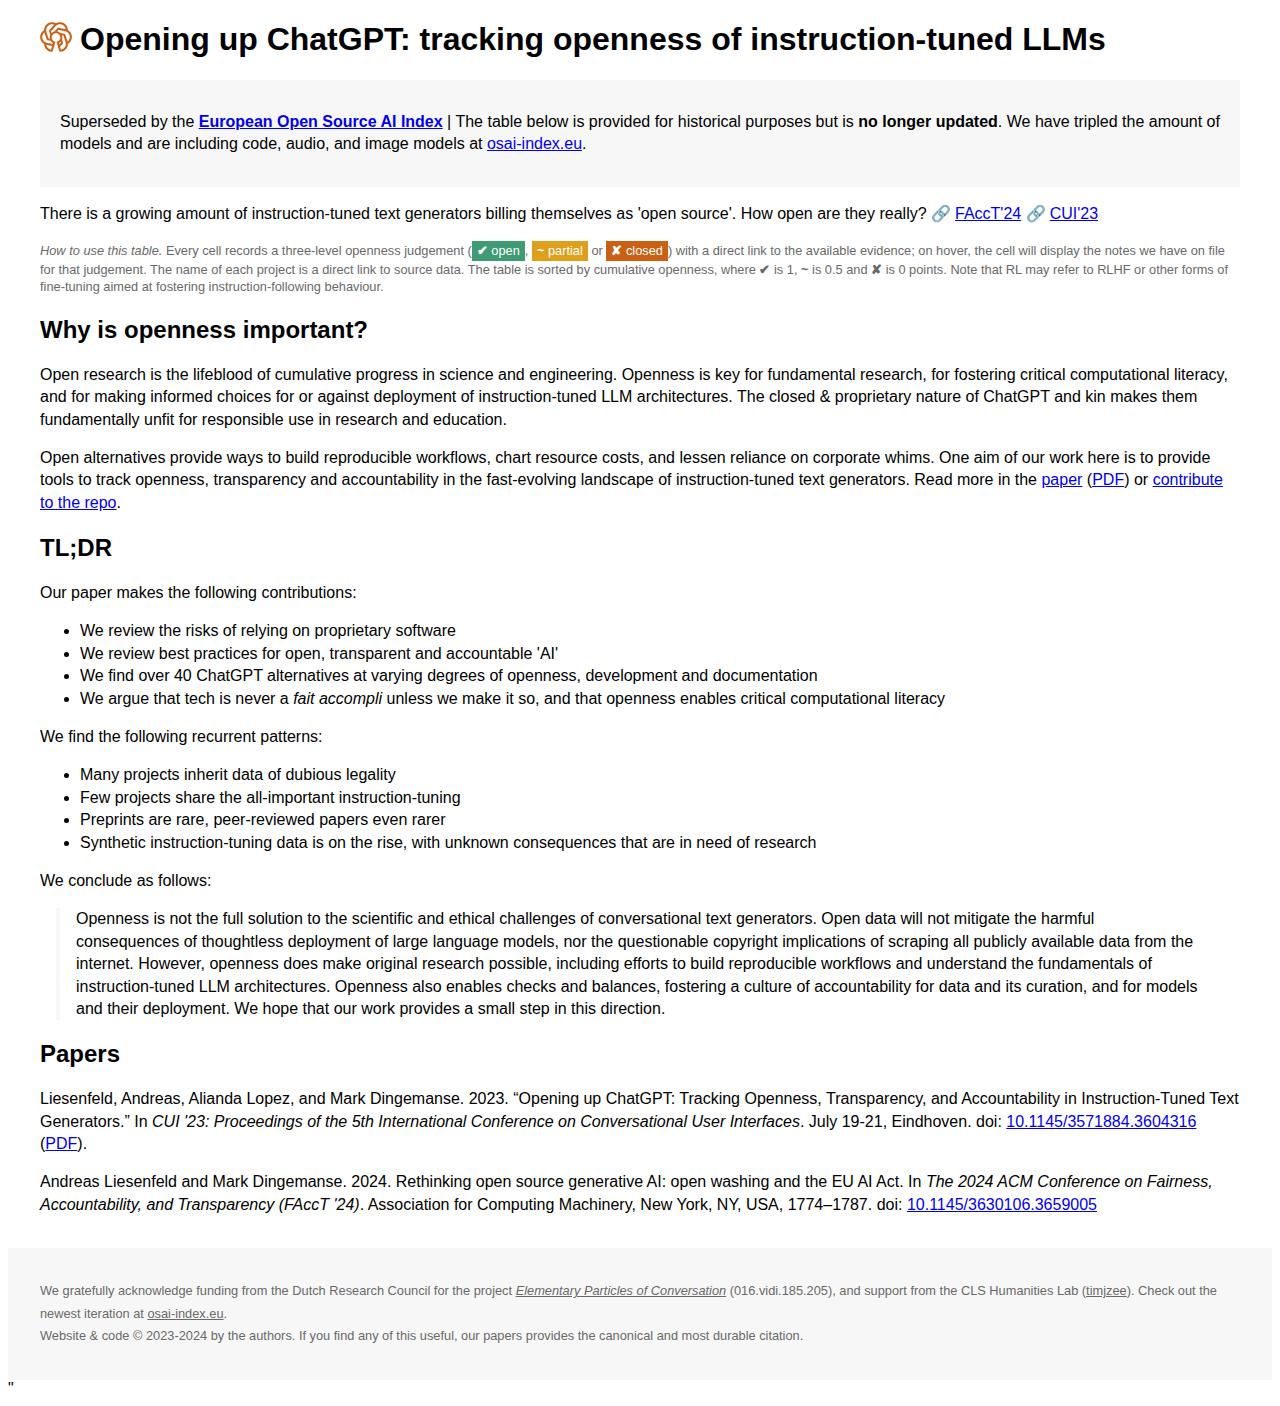
<file: docs/template.html>
<!DOCTYPE html>
<html>
<head>
<meta name="viewport" content="width=device-width, initial-scale=1.0">
<title>Opening up ChatGPT: LLM openness leaderboard</title>
<link href="styles.css" rel="stylesheet"/>
<link href="favicon.png" rel="icon" type="image/x-icon"/>
</head>
<body>
<div id="header">
<h1><a href="" title="Opening up ChatGPT: tracking openness, transparency, and accountability in instruction-tuned text generators (2022-2024)"><img alt="Opening up ChatGPT" id="title-logo" src="logos/openchatgpt-logo-favicon-red-on-transparent.png"/>Opening up ChatGPT</a>: tracking openness of instruction-tuned LLMs</h1>
</div>
<div id="content">
	<div class="highlight" id="citation"><p>Superseded by the <strong><a href="https://osai-index.eu">European Open Source AI Index</a></strong> | The table below is provided for historical purposes but is <strong>no longer updated</strong>. We have tripled the amount of models and are including code, audio, and image models at <a href="https://osai-index.eu">osai-index.eu</a>.</p>
	</div>
	<p id="tagline">There is a growing amount of instruction-tuned text generators billing themselves as 'open source'. How open are they really? <span class="link-icon">🔗</span><a href="https://dl.acm.org/doi/10.1145/3630106.3659005" target="_blank">FAccT'24</a> <span class="link-icon">🔗</span><a href="https://doi.org/10.1145/3571884.3604316" target="_blank">CUI'23</a></p>


		<div id="included-table"></div>

<p id="table-guide"><em>How to use this table.</em> Every cell records a three-level openness judgement (<span class="openness open"><strong>✔︎</strong> open</span>, <span class="openness partial"><strong>~</strong> partial</span> or <span class="openness closed"><strong>✘</strong> closed</span>) with a direct link to the available evidence; on hover, the cell will display the notes we have on file for that judgement. The name of each project is a direct link to source data. The table is sorted by cumulative openness, where <strong>✔︎</strong> is 1, <strong>~</strong> is 0.5 and <strong>✘</strong> is 0 points. Note that RL may refer to RLHF or other forms of fine-tuning aimed at fostering instruction-following behaviour.</p>
<h2>Why is openness important?</h2>
<p>Open research is the lifeblood of cumulative progress in science and engineering. Openness is key for fundamental research, for fostering critical computational literacy, and for making informed choices for or against deployment of instruction-tuned LLM architectures. The closed &amp; proprietary nature of ChatGPT and kin makes them fundamentally unfit for responsible use in research and education.</p>
<p>Open alternatives provide ways to build reproducible workflows, chart resource costs, and lessen reliance on corporate whims. One aim of our work here is to provide tools to track openness, transparency and accountability in the fast-evolving landscape of instruction-tuned text generators. Read more in the <a href="https://dl.acm.org/doi/10.1145/3571884.3604316" target="_blank">paper</a> (<a href="https://pure.mpg.de/pubman/item/item_3526897_1/component/file_3526898/Liesenfeld%20et%20al_2023_Opening%20up%20ChatGPT.pdf" target="_blank">PDF</a>) or <a href="https://github.com/opening-up-chatgpt/opening-up-chatgpt.github.io/" target="_blank">contribute to the repo</a>.</p>
<h2>TL;DR</h2>
<p>Our paper makes the following contributions:</p>
<ul>
<li>We review the risks of relying on proprietary software</li>
<li>We review best practices for open, transparent and accountable 'AI'</li>
<li>We find over 40 ChatGPT alternatives at varying degrees of openness, development and documentation</li>
<li>We argue that tech is never a <em>fait accompli</em> unless we make it so, and that openness enables critical computational literacy</li>
</ul>
<p>We find the following recurrent patterns:</p>
<ul>
<li>Many projects inherit data of dubious legality</li>
<li>Few projects share the all-important instruction-tuning</li>
<li>Preprints are rare, peer-reviewed papers even rarer</li>
<li>Synthetic instruction-tuning data is on the rise, with unknown consequences that are in need of research</li>
</ul>
<p>We conclude as follows:</p>
<blockquote id="conclusion">Openness is not the full solution to the scientific and ethical challenges of conversational text generators. Open data will not mitigate the harmful consequences of thoughtless deployment of large language models, nor the questionable copyright implications of scraping all publicly available data from the internet. However, openness does make original research possible, including efforts to build reproducible workflows and understand the fundamentals of instruction-tuned LLM architectures. Openness also enables checks and balances, fostering a culture of accountability for data and its curation, and for models and their deployment. We hope that our work provides a small step in this direction.
  </blockquote>
<h2>Papers</h2>  
<p>Liesenfeld, Andreas, Alianda Lopez, and Mark Dingemanse. 2023. “Opening up ChatGPT: Tracking Openness, Transparency, and Accountability in Instruction-Tuned Text Generators.” In <em>CUI '23: Proceedings of the 5th International Conference on Conversational User Interfaces</em>. July 19-21, Eindhoven. doi: <a href="https://doi.org/10.1145/3571884.3604316" target="_blank">10.1145/3571884.3604316</a> (<a href="https://pure.mpg.de/pubman/item/item_3526897_1/component/file_3526898/Liesenfeld%20et%20al_2023_Opening%20up%20ChatGPT.pdf" target="_blank">PDF</a>).</p>

<p>Andreas Liesenfeld and Mark Dingemanse. 2024. Rethinking open source generative AI: open washing and the EU AI Act. In <em>The 2024 ACM Conference on Fairness, Accountability, and Transparency (FAccT '24)</em>. Association for Computing Machinery, New York, NY, USA, 1774–1787. doi: <a href="https://doi.org/10.1145/3630106.3659005" target="_blank">10.1145/3630106.3659005</a></p>

</div><!-- #content -->
<div id="footer">
<p>We gratefully acknowledge funding from the Dutch Research Council for the project <em><a href="https://markdingemanse.net/elpaco" target="_blank">Elementary Particles of Conversation</a></em> (016.vidi.185.205), and support from the CLS Humanities Lab (<a href="https://github.com/timjzee/" target="_blank">timjzee</a>). Check out the newest iteration at <a href="https://osai-index.eu/">osai-index.eu</a>.</p>
<p class="copyright">Website &amp; code © 2023-2024 by the authors. If you find any of this useful, our papers provides the canonical and most durable citation.</p>
<p id="build-time"></p>
</div>
</body>
</html>
"
</file>
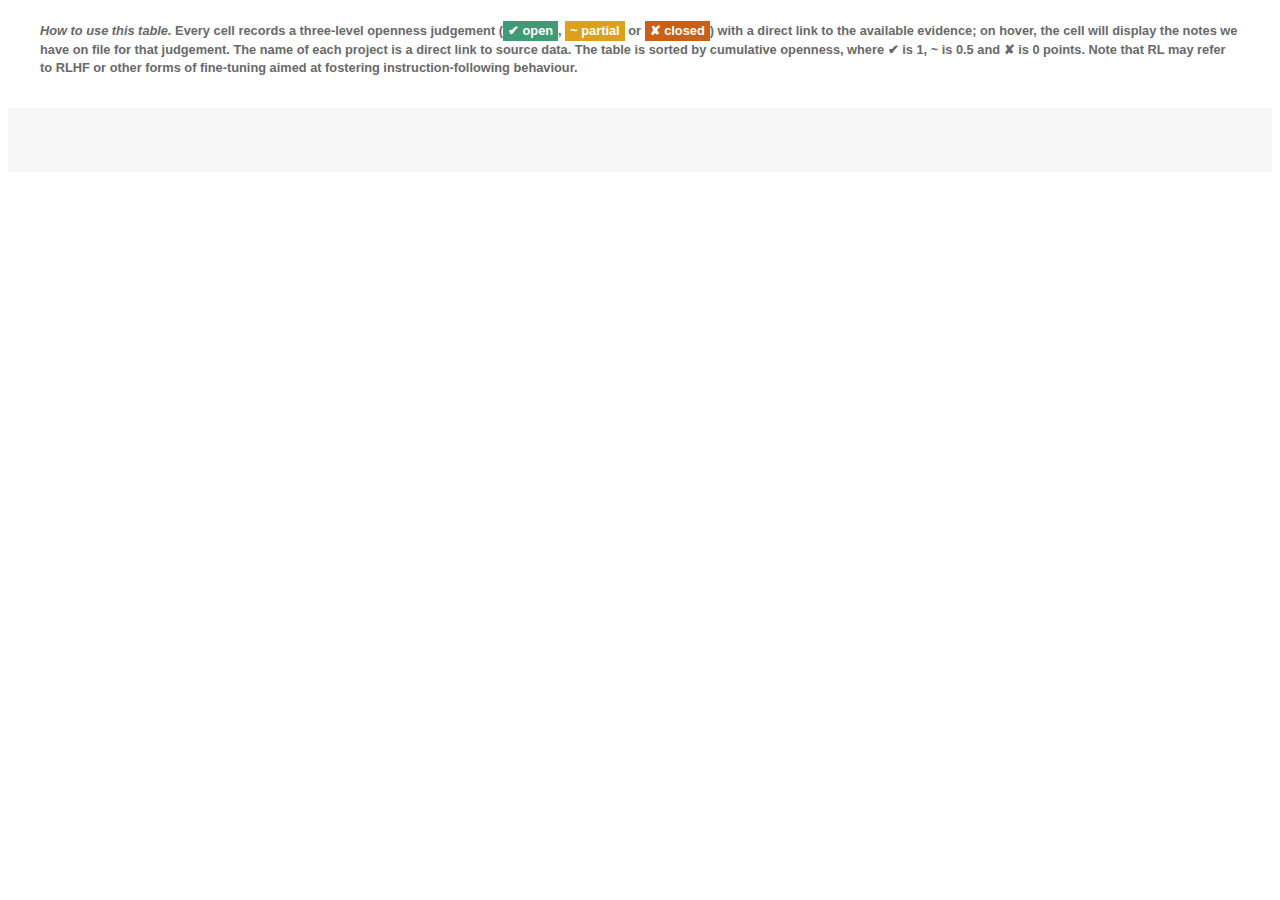
<file: docs/template_figure.html>
<!DOCTYPE html>
<html>
<head>
<title>Opening up ChatGPT: LLM openness leaderboard</title>
<link href="styles.css" rel="stylesheet"/>
<link href="favicon.png" rel="icon" type="image/x-icon"/>
<script data-domain="opening-up-chatgpt.github.io" defer="" src="https://plausible.io/js/script.js"></script>
</head>
<body>
<div id="header">
<h1><a href="" title="Open GenAI: LLMs</h1>
</div>
<div id="content">

		<div id="included-table"></div>

<p id="table-guide"><em>How to use this table.</em> Every cell records a three-level openness judgement (<span class="openness open"><strong>✔︎</strong> open</span>, <span class="openness partial"><strong>~</strong> partial</span> or <span class="openness closed"><strong>✘</strong> closed</span>) with a direct link to the available evidence; on hover, the cell will display the notes we have on file for that judgement. The name of each project is a direct link to source data. The table is sorted by cumulative openness, where <strong>✔︎</strong> is 1, <strong>~</strong> is 0.5 and <strong>✘</strong> is 0 points. Note that RL may refer to RLHF or other forms of fine-tuning aimed at fostering instruction-following behaviour.</p>

</div><!-- #content -->
<div id="footer">
<p id="build-time"></p>
</div>
</body>
</html>
</file>
<file: docs/styles.css>
/* Opening up ChatGPT
   HTML & CSS handcrafted by MD */

/* Colours
   open:    #3e9b74
   partial: #dd9f1c
   closed:  #ca6014
   (colourblind-friendly yellow, orange, red)
   (I wish CSS vars worked as expected across browsers.)
*/
.colour-open { color:#3e9b74; }
.colour-partial { color:#dd9f1c; }
.colour-closed { color:#ca6014; }

/* overall layout */

#header, #content {
	max-width:1200px;
	margin: auto;
	padding:0 1rem 0 1rem;
}
#footer > * {
	max-width:1200px;
	margin: auto;
	padding:0 1rem 0 1rem;
	color:#696969;
}

#footer a:link, #footer a:visited {
	color:#696969;
}

#footer {
	margin-top:2rem;
	padding:2rem 1rem 2rem 1rem;
	background-color:#f7f7f7;
	font-size:0.8rem;
}


div#included-table {
	margin:0 10px 0 0;
}


/* basic typography */

html {  font-family:Arial, sans-serif;}

blockquote { 
	border-left:4px solid #f7f7f7;
	padding-left:1em;
	margin-left:1em;
}

p,li,blockquote { line-height:1.4rem; }

/* responsize design */
/* adjustments for mobile devices */

@media (max-width:1200px) {
/* make table vertically scrollable on smaller screens */
	div#included-table {
		display:block;
/*		overflow-x:auto; */
		white-space:nowrap;
	}
/* make citation a bit smaller */
	#content p#citation {
/*		font-size:1rem;
		line-height:1.1rem; */
		display:block;
		overflow: hidden;
		text-overflow: ellipsis;
		white-space:nowrap;
	}
/* optimize line-height */
	p,li { line-height:1.3rem; 
		margin-bottom:0.5rem;
	}
}

/* Title*/
h1 a { border:none; }
h1 a img#title-logo { 
	display:inline-block;
	padding-right:8px;
	margin-bottom:-3px;
	height:60%;
}
h1 a:link, h1 a:visited, h1 a:hover, h1 a:active {
	color:#000000;
	text-decoration:none;
}

/* Some special paragraphs */
.highlight { 
	display:block;
	padding:15px 20px;
	background-color:#f7f7f7; !important
}
p#tagline a { padding-left:4px; }

p#table-guide {
	color:#696969;
	font-size:0.8rem;
	line-height:1.1rem;
}

span.link-icon { 
	height:60%;
	display:inline-block;
} 

span.openness { display:inline-block;
padding:1px 5px; color:#ffffff }
span.open { background-color:#3e9b74; }
span.partial { background-color:#dd9f1c; }
span.closed { background-color:#ca6014; }


/* main table features */
table {
	display:table;
	table-layout:fixed;
	font-size:1rem;
}

/* default column width*/
thead tr.main-header th {
	width:100px;
}

thead tr.second-header th {
	font-weight:normal;
	font-size:0.8rem;
	width:65px;
	min-width:65px;
	overflow: hidden;
	text-overflow: ellipsis;
	white-space:nowrap;
}

thead {
	position: -webkit-sticky; /* Safari */
    position: sticky;
    top: 0;
    z-index: 1000;
	background-color: white;
}

/* custom width for some columns */
table tr th.first-column {
	display:block;
	overflow: hidden;
	text-overflow: ellipsis;
}
table tr td.llmbase, table tr td.rlbase {
	max-width:240px;
	overflow:hidden;
	text-overflow:ellipsis;
	white-space:nowrap;

}

/* ensure that rows are the same height */
tbody td.name-cell, tbody td.org {
	display:block;
	width:160px;
	overflow:hidden;
	text-overflow:ellipsis;
	white-space:nowrap;
}
table tr td > * {
	vertical-align:middle;
}

tbody tr td {
	padding:0;
}
tbody tr.row-a td {
	border-top:4px solid #ffffff;
}
tbody tr.row-b td {
	border-bottom:4px solid #ffffff;
}

tr.row-b td {
	padding-bottom:1px;
}
tr.row-a td {
	padding-top:1px;
}
th {
  border-bottom: 1px solid black;
  border-collapse: collapse;
  text-align:left
}

/* data cells */
table .data-cell {
	text-align:center;
}
table td.data-cell { background-color:#f7f7f7;}
table td.data-cell.closed { background-color:#ca6014;}
table td.data-cell.open {	background-color:#3e9b74;}
table td.data-cell.partial { background-color:#dd9f1c;-}

td.data-cell a {
	display:block;
	padding:2px 0 4px 0;
}
/* special treatment for our "~" */
td.data-cell.partial a { padding:3px 0 3px 0; }

/* links */
td a:link, td a:visited, td a:active {
	text-decoration:none;
	color:#000;
}
td.data-cell a:link, td.data-cell a:visited, td.data-cell a:active {
	color:#fff;
}
td.data-cell a:hover {
	font-weight:bold;
}
/* I wish we could trust CSS vars to work */
td.data-cell.open:hover { border-top-color:#3e9b74; }
td.data-cell.partial:hover { border-top-color:#dd9f1c; }
td.data-cell.closed:hover { border-top-color:#ca6014; }



/* secondary rows should be less prominent */
tr.row-b {
	color:#cccccc;
	font-size:0.8rem;
}
tr.row-b a:link, tr.row-b a:visited, tr.row-b a:active {
	color:#cccccc;
}
tr.row-b .source-link { text-align:right }
tr.row-b .source-link:active, tr.row-b .source-link:hover { font-weight:bold; }
</file>
<file: site/styles.css>
body {
	max-width:800px;
	margin: auto;
	font-family:Arial, sans-serif;
}

/* main table features */

table tr td > * {
	vertical-align:middle;
}

tbody tr td {
	padding:0;
}
tbody tr td.row-a {
	border-top:10px solid #ffffff;
}
tbody tr td.row-b {
	border-bottom:10px solid #ffffff;
}

tr td.row-b {
	padding-bottom:5px;
}
tr td.row-a {
	padding-top:5px;
}
th {
  border-bottom: 1px solid black;
  border-collapse: collapse;
  text-align:left
}

/* data cells */
table .data-cell {
	text-align:center;
}
table td.closed {
	background-color:#ca6014;
}
table td.open {
	background-color:#3e9b74;
}
table td.partial {
	background-color:#dd9f1c;
}

td.data-cell a {
	display:block;
	padding:0 0 6px 0;
}

/* links */
td a:link, td a:visited, td a:active {
	text-decoration:none;
	color:#000;
}
td.data-cell a:link, td.data-cell a:visited, td.data-cell a:active {
	color:#fff;
}
td.data-cell a:hover {
	font-weight:bold;
}

/* secondary rows should be less prominent */
tr .row-b {
	color:#cccccc;
}
tr .row-b a:link, tr .row-b a:visited, tr .row-b a:active {
	color:#cccccc;
}
</file>
